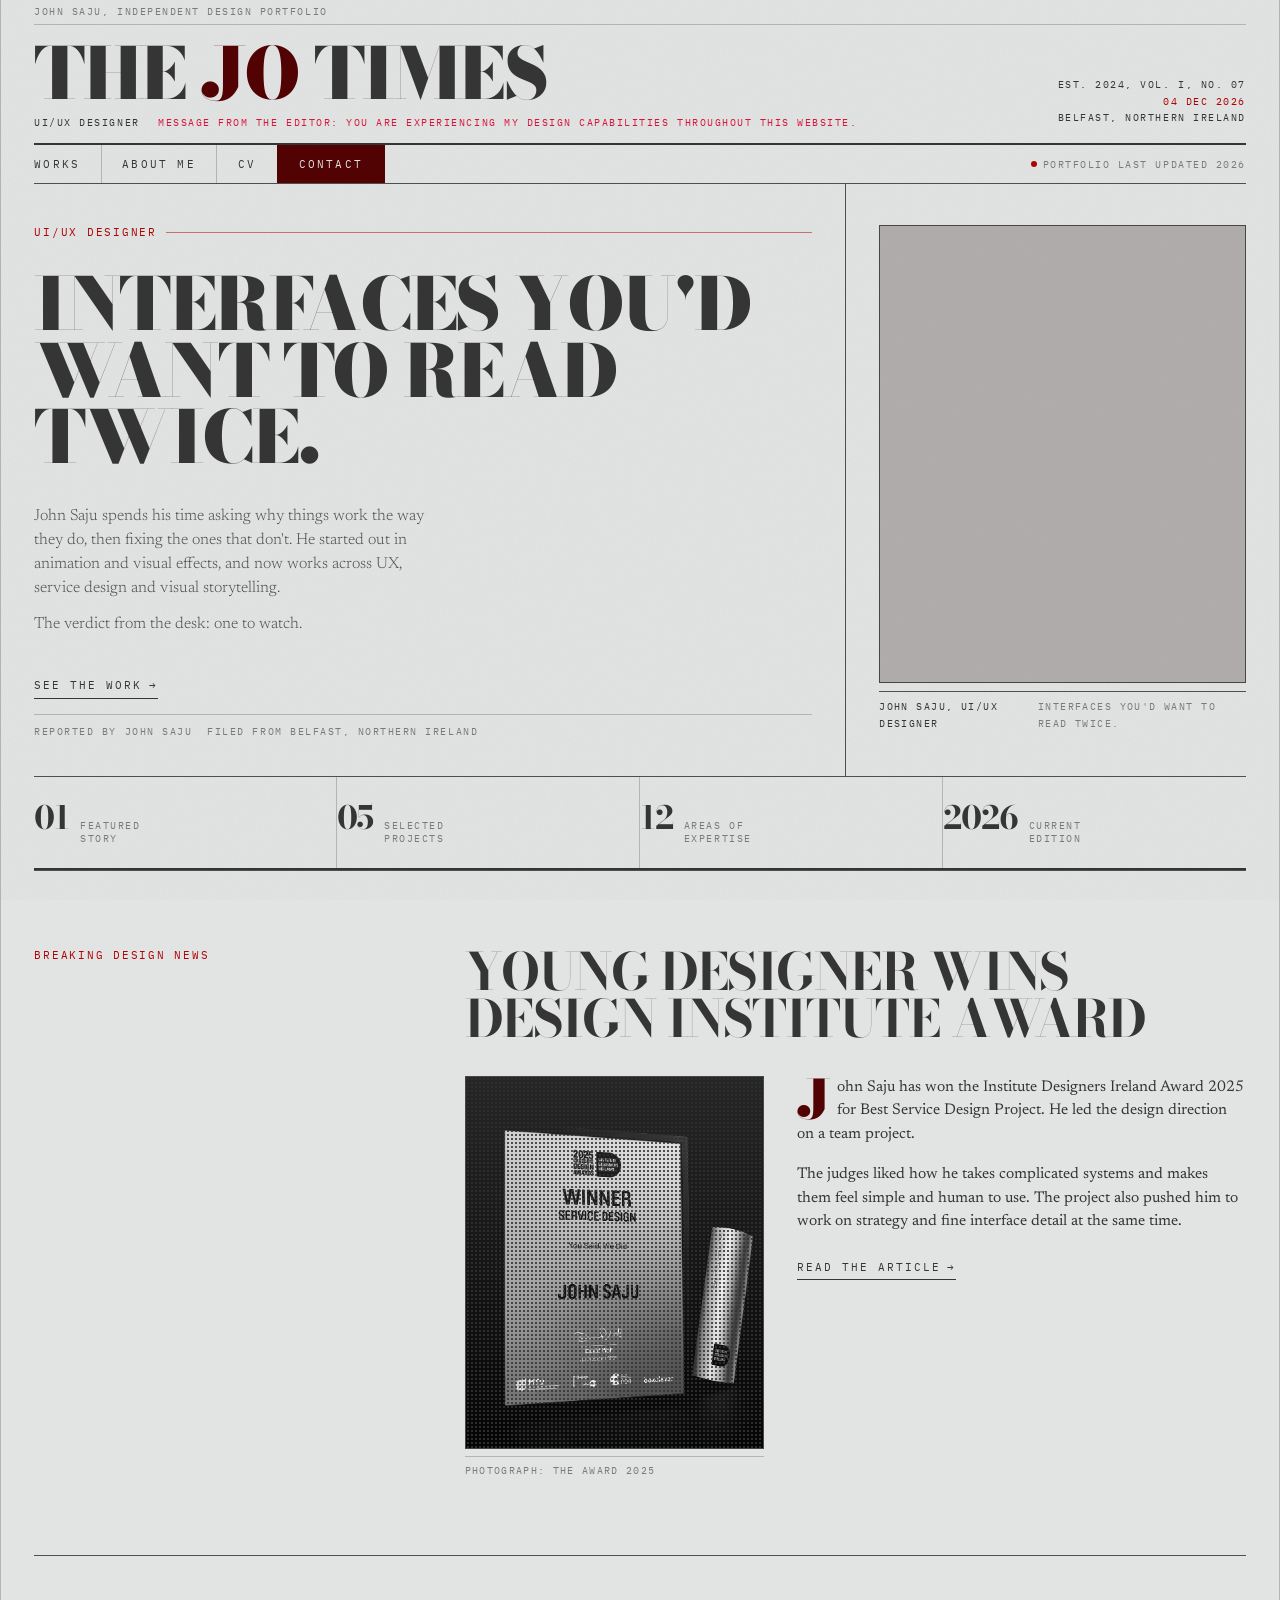
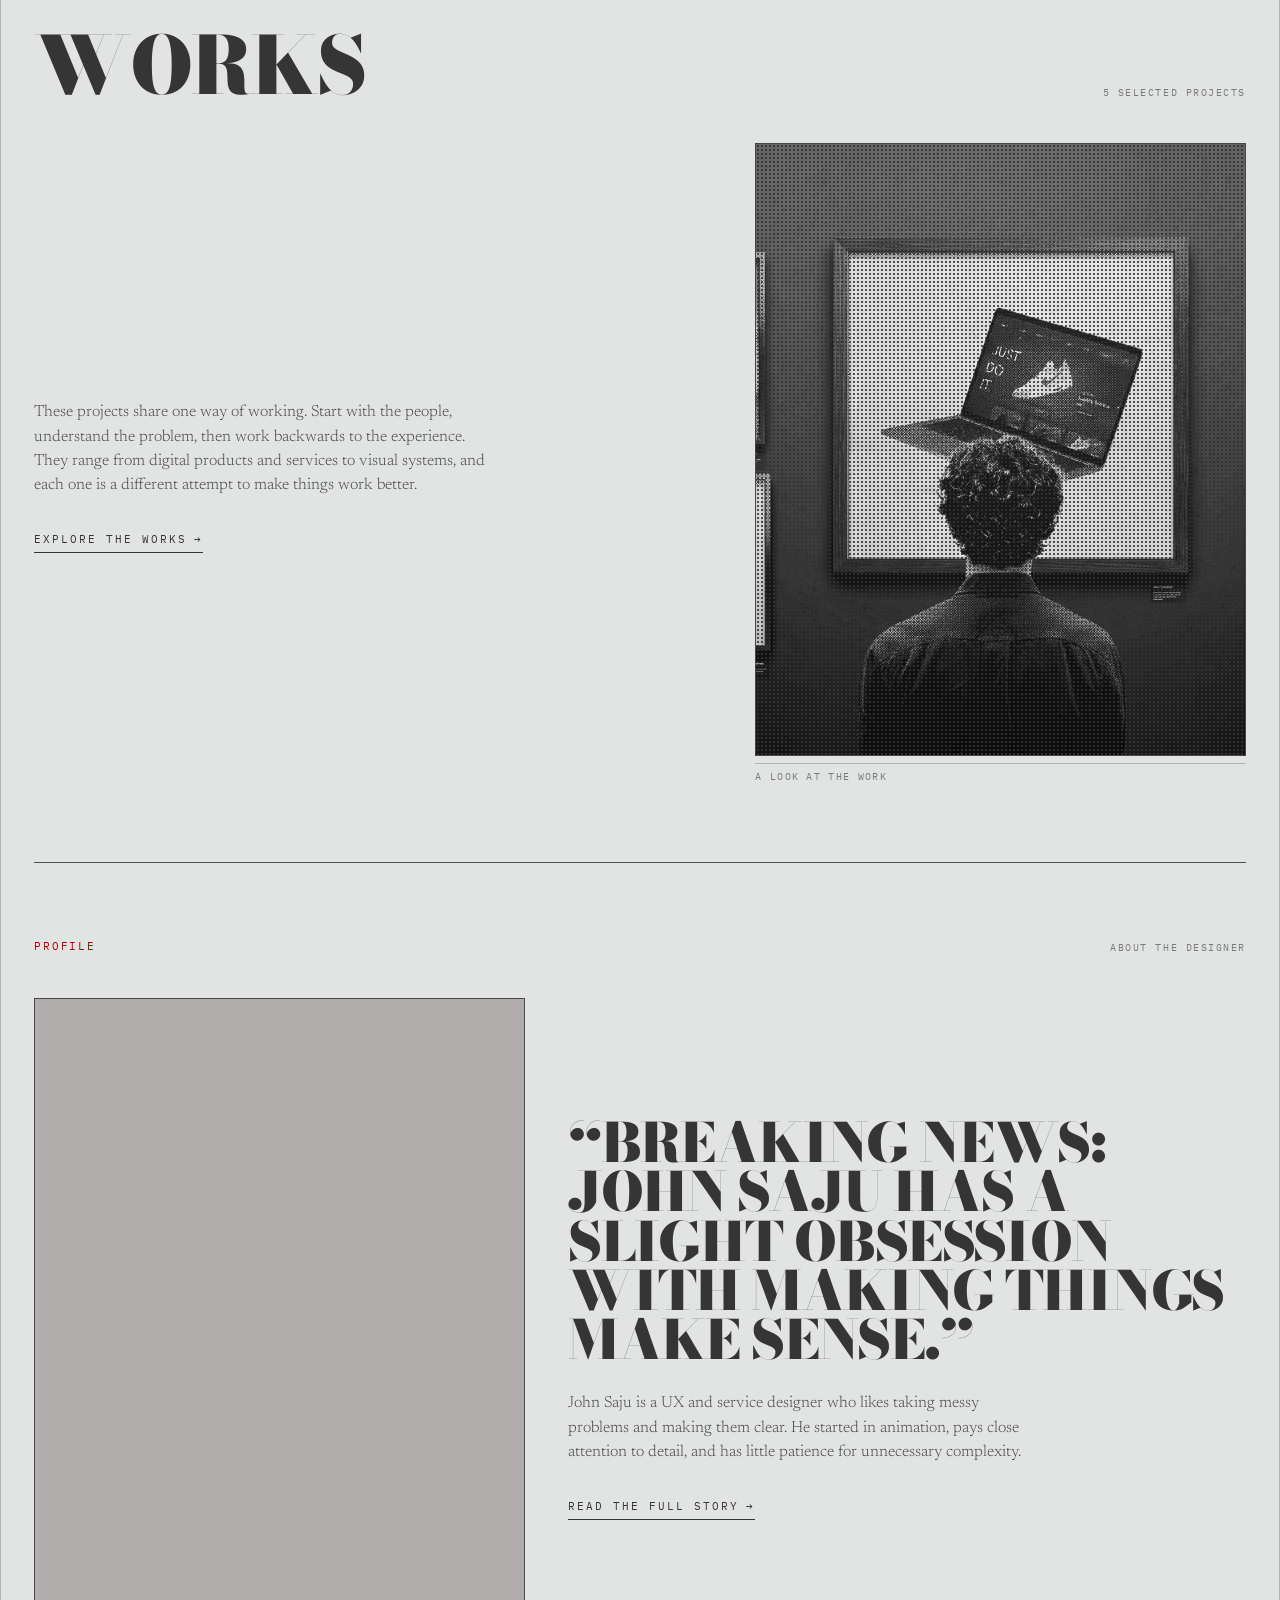
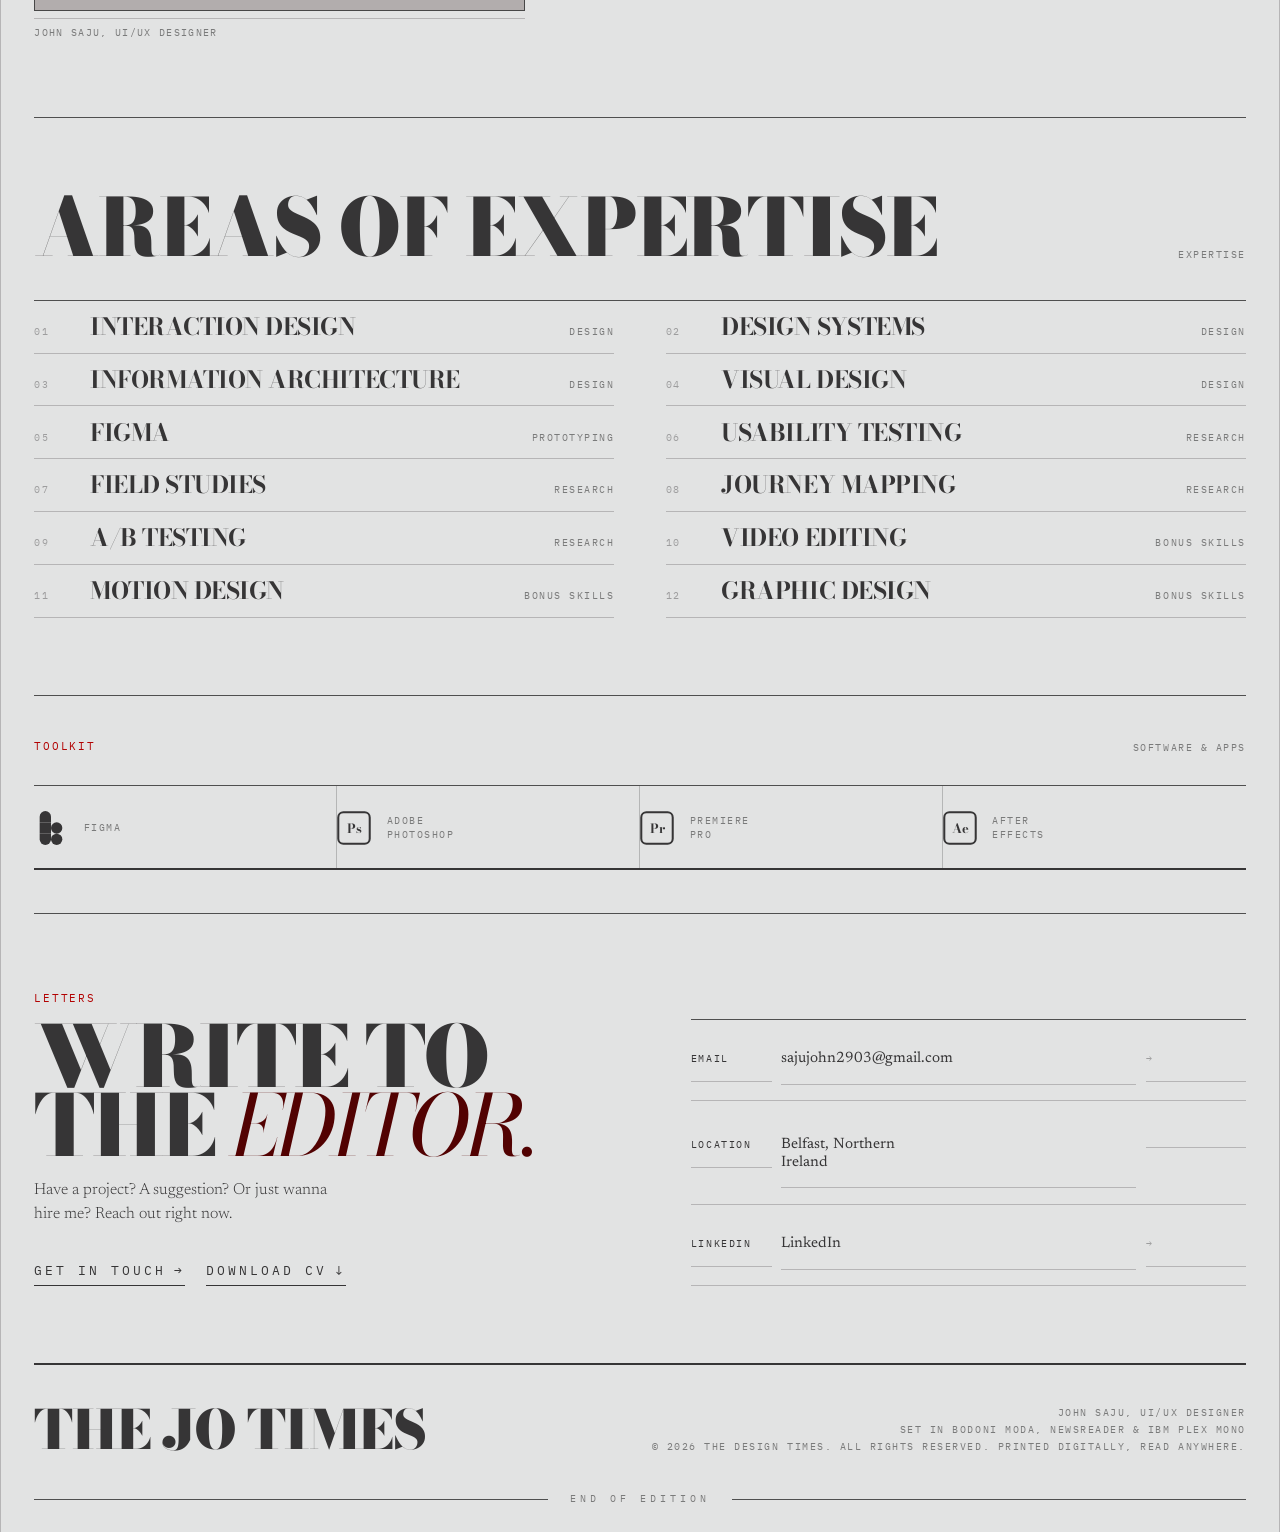
<file: index.html>
<!DOCTYPE html>
<html lang="en">
<head>
<meta charset="utf-8" />
<meta name="viewport" content="width=device-width, initial-scale=1" />
<title>The JO Times | John Saju, UI/UX Designer</title>
<link rel="preconnect" href="https://fonts.googleapis.com">
<link rel="preconnect" href="https://fonts.gstatic.com" crossorigin>
<link href="https://fonts.googleapis.com/css2?family=Bodoni+Moda:ital,opsz,wght@0,6..96,400;0,6..96,700;0,6..96,900;1,6..96,400;1,6..96,700&family=IBM+Plex+Mono:wght@400;500&family=Newsreader:ital,opsz,wght@0,6..72,300;0,6..72,400;0,6..72,500;1,6..72,400&display=swap" rel="stylesheet">
<link rel="stylesheet" href="styles.css">
</head>
<body>

<div class="cursor" id="cursor" aria-hidden="true">View &rarr;</div>

<!-- halftone press blocks (screen patterns + portrait plate) -->
<svg width="0" height="0" aria-hidden="true" focusable="false" style="position:absolute">
  <defs>
    <pattern id="scr-hi" width="9" height="9" patternUnits="userSpaceOnUse">
      <circle cx="4.5" cy="4.5" r="4.35" fill="#363536"/>
    </pattern>
    <pattern id="scr-mid" width="9" height="9" patternUnits="userSpaceOnUse">
      <circle cx="4.5" cy="4.5" r="2.7" fill="#363536"/>
    </pattern>
    <pattern id="scr-lo" width="9" height="9" patternUnits="userSpaceOnUse">
      <circle cx="4.5" cy="4.5" r="1.05" fill="#363536"/>
    </pattern>
    <symbol id="portrait" viewBox="0 0 800 1000" preserveAspectRatio="xMidYMid slice">
      <rect width="800" height="1000" fill="#B2ADAD"/>
      <g transform="translate(400 560) scale(1.1) translate(-400 -560)">
        <path d="M-100 1000c0-206 214-318 500-318s500 112 500 318z" fill="url(#scr-hi)"/>
        <path d="M312 500h176v230H312z" fill="url(#scr-mid)"/>
        <ellipse cx="400" cy="404" rx="207" ry="258" fill="url(#scr-mid)"/>
        <ellipse cx="386" cy="424" rx="132" ry="178" fill="#B2ADAD"/>
        <ellipse cx="386" cy="424" rx="132" ry="178" fill="url(#scr-lo)"/>
        <path d="M193 420c-10-206 82-302 207-302s217 96 207 302c-14-118-58-172-146-190-40-8-72 18-104 38-58 36-136 34-164 152z" fill="url(#scr-hi)"/>
        <path d="M168 1000c10-152 62-240 152-272l80 92 80-92c90 32 142 120 152 272z" fill="#B2ADAD"/>
        <path d="M168 1000c10-152 62-240 152-272l80 92 80-92c90 32 142 120 152 272z" fill="url(#scr-mid)"/>
        <path d="M320 728 400 820 480 728 400 700z" fill="#B2ADAD"/>
        <path d="M320 728 400 820 480 728" fill="none" stroke="#363536" stroke-width="3.5" opacity=".55"/>
        <path d="M-100 1000c0-206 214-318 500-318" fill="none" stroke="#363536" stroke-width="3" opacity=".4"/>
      </g>
    </symbol>
  </defs>
</svg>

<div class="shell">

  <!-- ============ HEADER (masthead + nav) ============ -->
  <header id="front">
    <div class="topbar mono">
      <span id="topbar-left"></span>
    </div>

    <div class="masthead">
      <div>
        <h1 class="masthead__title" id="masthead-title"><span class="rvl"><span id="masthead-title-text"></span></span></h1>
        <div class="masthead__sub">
          <span class="mono" id="masthead-role"></span>
          <span class="mono editor-note" id="masthead-tagline"></span>
        </div>
      </div>
      <div class="masthead__meta mono fade" style="--d:340ms" id="masthead-meta"></div>
    </div>

    <nav class="nav" aria-label="Sections">
      <ul class="nav__list">
        <li><a href="#work">Works</a></li>
        <li><a href="#about">About Me</a></li>
        <li class="nav__push"><a href="cv.pdf" download>CV</a></li>
        <li class="nav__cta"><a href="#contact">Contact</a></li>
      </ul>
      <p class="nav__status mono"><span class="dot"></span> <span id="nav-status"></span></p>
    </nav>
  </header>

  <!-- ============ HERO ============ -->
  <section class="hero" aria-labelledby="lede">
    <div class="hero__left">
      <p class="kicker mono mono--l fade" id="hero-kicker"></p>
      <h2 id="lede" class="hero__h1"><span class="rvl"><span id="hero-h1" style="--d:120ms"></span></span></h2>
      <div class="hero__dek fade" style="--d:520ms" id="hero-dek"></div>
      <div class="hero__cta fade" style="--d:640ms">
        <a class="link" href="#work" data-cursor="Scroll &darr;">See the work <span class="arw">&rarr;</span></a>
        <div class="hero__byline mono" id="hero-byline"></div>
      </div>
    </div>

    <div class="hero__right">
      <figure>
        <div class="portrait hero__plate">
          <video id="hero-video" autoplay muted loop playsinline style="display:none;"></video>
          <div class="press" id="hero-photo-placeholder" style="--d:420ms"><svg viewBox="0 0 800 1000" preserveAspectRatio="xMidYMid slice" role="img" aria-label="Halftone portrait"><use href="#portrait"/></svg></div>
        </div>
        <figcaption class="hero__caption">
          <p id="hero-cap1"></p>
          <p id="hero-cap2"></p>
        </figcaption>
      </figure>
    </div>
  </section>

  <!-- ============ STAT STRIP ============ -->
  <section class="strip" aria-label="Edition at a glance" id="stat-strip"></section>

  <!-- ============ AWARD (editorial note) ============ -->
  <section class="band note" aria-labelledby="note-h" id="award-note">
    <p class="note__label mono mono--l" id="award-eyebrow"></p>
    <div>
      <h2 id="note-h"><span class="rvl"><span id="award-headline"></span></span></h2>
      <div class="note__body">
        <figure class="note__fig fade" style="--d:140ms">
          <div class="plate note__plate">
            <img id="award-photo-img" alt="" style="display:none;">
            <div class="plate__icon" id="award-photo-placeholder"></div>
          </div>
          <figcaption><span id="award-photo-caption"></span></figcaption>
        </figure>
        <div class="note__cols fade" style="--d:260ms">
          <p id="award-excerpt"></p>
          <p id="award-excerpt2"></p>
          <div class="note__more">
            <a class="link" id="award-read-more" href="award.html" data-cursor="Read &rarr;">Read the article <span class="arw">&rarr;</span></a>
          </div>
        </div>
      </div>
    </div>
  </section>

  <!-- ============ WORKS TEASER ============ -->
  <section class="band" id="work" aria-labelledby="work-h">
    <div class="sechead">
      <h2 id="work-h"><span class="rvl"><span id="works-title"></span></span></h2>
      <div class="sechead__meta mono" id="works-meta"></div>
    </div>
    <div class="teaser" style="margin-top:clamp(28px,3.4vw,56px)">
      <div>
        <p class="teaser__dek fade" id="works-blurb"></p>
        <div class="teaser__cta fade">
          <a class="link" id="works-read-more" href="works.html" data-cursor="View &rarr;">Explore the works <span class="arw">&rarr;</span></a>
        </div>
      </div>
      <figure class="teaser__plate-wrap fade" style="--d:140ms">
        <div class="plate teaser__plate">
          <img id="works-photo-img" alt="" style="display:none;">
          <div class="plate__icon" id="works-photo-placeholder"></div>
        </div>
        <figcaption><span id="works-photo-caption"></span></figcaption>
      </figure>
    </div>
  </section>

  <!-- ============ ABOUT TEASER ============ -->
  <section class="band" id="about" aria-labelledby="about-h">
    <div class="sechead" style="margin-bottom:clamp(28px,3.4vw,56px)">
      <p class="mono mono--l mono--red" id="about-eyebrow"></p>
      <div class="sechead__meta mono" id="about-meta"></div>
    </div>
    <div class="teaser teaser--flip">
      <figure class="teaser__plate-wrap fade" style="--d:140ms">
        <div class="plate plate--plain teaser__plate">
          <video id="about-video" autoplay muted loop playsinline style="display:none;"></video>
          <div class="plate__icon" id="about-photo-placeholder"></div>
        </div>
        <figcaption><span id="about-photo-caption"></span></figcaption>
      </figure>
      <div>
        <h2 id="about-h"><span class="rvl"><span id="about-headline"></span></span></h2>
        <p class="teaser__dek fade" style="--d:260ms" id="about-short"></p>
        <div class="teaser__cta fade" style="--d:320ms">
          <a class="link" id="about-read-more" href="about.html" data-cursor="Read &rarr;">Read the full story <span class="arw">&rarr;</span></a>
        </div>
      </div>
    </div>
  </section>

  <!-- ============ EXPERTISE ============ -->
  <section class="band" id="expertise" aria-labelledby="expertise-h">
    <div class="sechead">
      <h2 id="expertise-h"><span class="rvl"><span id="expertise-title"></span></span></h2>
      <div class="sechead__meta mono" id="expertise-meta"></div>
    </div>
    <div class="index" role="list" id="expertise-grid" style="margin-top:clamp(26px,3vw,48px)"></div>
  </section>

  <!-- ============ TOOLS ============ -->
  <section class="band band--tight" id="tools" aria-label="Tools">
    <div class="sechead" style="margin-bottom:clamp(20px,2.4vw,32px)">
      <p class="mono mono--l mono--red">Toolkit</p>
      <div class="sechead__meta mono">Software &amp; Apps</div>
    </div>
    <div class="strip" id="tools-strip"></div>
  </section>

  <!-- ============ CONTACT ============ -->
  <section class="band" id="contact" aria-labelledby="contact-h">
    <div class="contact">
      <div>
        <p class="mono mono--l mono--red" style="margin-bottom:1.4em">Letters</p>
        <h2 id="contact-h">
          <span class="rvl"><span>Write to</span></span>
          <span class="rvl"><span style="--d:90ms">the <em>editor.</em></span></span>
        </h2>
        <p class="contact__dek fade" style="--d:200ms" id="contact-lede"></p>
        <div class="contact__cta fade" style="--d:300ms">
          <a class="link" id="contact-email-cta" data-cursor="Write &rarr;">Get in touch <span class="arw">&rarr;</span></a>
          <a class="link" id="cv-cta" href="cv.pdf" download data-cursor="Download &darr;">Download CV <span class="arw">&darr;</span></a>
        </div>
      </div>

      <div class="channels mono" id="contact-channels"></div>
    </div>
  </section>

  <!-- ============ FOOTER ============ -->
  <footer class="foot">
    <div class="foot__top">
      <p class="foot__mast" id="foot-mast"></p>
      <div class="foot__meta mono" id="foot-meta"></div>
    </div>
    <p class="endmark"><span>End of edition</span></p>
  </footer>

</div>

<script>
Promise.all([
  fetch('data/identity.json?v=' + Date.now(), {cache:'no-store'}).then(function(r){ return r.json(); }),
  fetch('data/hero.json?v=' + Date.now(), {cache:'no-store'}).then(function(r){ return r.json(); }),
  fetch('data/award.json?v=' + Date.now(), {cache:'no-store'}).then(function(r){ return r.json(); }),
  fetch('data/works.json?v=' + Date.now(), {cache:'no-store'}).then(function(r){ return r.json(); }),
  fetch('data/projects.json?v=' + Date.now(), {cache:'no-store'}).then(function(r){ return r.json(); }),
  fetch('data/about.json?v=' + Date.now(), {cache:'no-store'}).then(function(r){ return r.json(); }),
  fetch('data/expertise.json?v=' + Date.now(), {cache:'no-store'}).then(function(r){ return r.json(); }),
  fetch('data/tools.json?v=' + Date.now(), {cache:'no-store'}).then(function(r){ return r.json(); }),
  fetch('data/contact.json?v=' + Date.now(), {cache:'no-store'}).then(function(r){ return r.json(); }),
  fetch('data/colors.json?v=' + Date.now(), {cache:'no-store'}).then(function(r){ return r.json(); })
]).then(function(parts){
  var CONFIG = Object.assign.apply(Object, [{}].concat(parts));

  // apply CMS-editable colors
  if (CONFIG.colors) {
    var root = document.documentElement.style;
    root.setProperty('--paper', CONFIG.colors.paper);
    root.setProperty('--paper-2', CONFIG.colors.paper2);
    root.setProperty('--ink', CONFIG.colors.ink);
    root.setProperty('--red', CONFIG.colors.red);
    root.setProperty('--red-deep', CONFIG.colors.redDeep);
  }

/* ================================================================
   RENDER — builds the DOM from CONFIG (merged from the data/ folder).
   No need to edit below unless you want to change structure/behaviour.
   ================================================================ */

/* ---------- small icon set (line-art, monochrome, matches the ink) ---------- */
function iconSVG(kind){
  const s = 'stroke="var(--ink)" stroke-width="3" fill="none" stroke-linecap="round" stroke-linejoin="round"';
  const wrap = inner => `<svg viewBox="0 0 100 100" xmlns="http://www.w3.org/2000/svg">${inner}</svg>`;
  switch(kind){
    case 'award':
      return wrap(`<circle cx="50" cy="38" r="22" ${s}/><path d="M38 58 L28 90 L50 78 L72 90 L62 58" ${s}/>`);
    case 'works':
      return wrap(`<rect x="14" y="20" width="72" height="52" rx="2" ${s}/><path d="M14 34h72" ${s}/><circle cx="24" cy="27" r="2" fill="var(--ink)"/><circle cx="32" cy="27" r="2" fill="var(--ink)"/><path d="M26 48h30M26 58h20" ${s}/>`);
    case 'about':
      return wrap(`<circle cx="50" cy="36" r="16" ${s}/><path d="M18 88c0-24 14-38 32-38s32 14 32 38" ${s}/>`);
    default: return wrap('');
  }
}
function toolIcon(logo){
  if(logo === 'figma'){
    return `<svg viewBox="0 0 16 24" xmlns="http://www.w3.org/2000/svg" fill="var(--ink)">
      <path d="M0,8 L0,4 A4,4 0 0 1 8,4 L8,8 Z"/>
      <rect x="0" y="8" width="8" height="8"/>
      <path d="M0,16 L8,16 L8,20 A4,4 0 0 1 0,20 Z"/>
      <circle cx="12" cy="12" r="4"/>
      <circle cx="12" cy="20" r="4"/>
    </svg>`;
  }
  const monograms = { photoshop:'Ps', premiere:'Pr', aftereffects:'Ae' };
  return `<svg viewBox="0 0 40 40" xmlns="http://www.w3.org/2000/svg">
    <rect x="1.5" y="1.5" width="37" height="37" rx="6" fill="none" stroke="var(--ink)" stroke-width="2.4"/>
    <text x="20" y="26" text-anchor="middle" font-family="var(--display)" font-weight="700" font-size="15" fill="var(--ink)">${monograms[logo] || '?'}</text>
  </svg>`;
}

/* ---------- header / masthead ---------- */
document.getElementById('topbar-left').textContent = `${CONFIG.name}, Independent Design Portfolio`;
document.getElementById('masthead-title-text').innerHTML = `THE <span class="amp">${CONFIG.maskheadShort}</span> TIMES`;
document.getElementById('masthead-role').textContent = CONFIG.role;
document.getElementById('masthead-tagline').textContent = CONFIG.editorNote;

const today = new Date();
const todayStr = today.toLocaleDateString('en-GB', { day:'2-digit', month:'short', year:'numeric' });
document.getElementById('masthead-meta').innerHTML = `
  <span>${CONFIG.issueLine}</span>
  <span class="now">${todayStr}</span>
  <span>${CONFIG.contact.location}</span>
`;
document.getElementById('nav-status').textContent = `Portfolio last updated ${today.getFullYear()}`;

/* ---------- hero ---------- */
document.getElementById('hero-kicker').textContent = CONFIG.role;
document.getElementById('hero-h1').textContent = CONFIG.tagline;
document.getElementById('hero-dek').innerHTML = CONFIG.heroDek.map(p=>`<p>${p}</p>`).join('');
document.getElementById('hero-byline').innerHTML = `
  <span>Reported by ${CONFIG.name}</span>
  <span>Filed from ${CONFIG.contact.location}</span>
`;
document.getElementById('hero-cap1').textContent = `${CONFIG.name}, ${CONFIG.role}`;
document.getElementById('hero-cap2').textContent = CONFIG.tagline;

const heroVideo = document.getElementById('hero-video');
const heroPhotoPlaceholder = document.getElementById('hero-photo-placeholder');
if(CONFIG.heroVideo && CONFIG.heroVideo.url){
  heroVideo.src = CONFIG.heroVideo.url;
  heroVideo.style.display = 'block';
  heroPhotoPlaceholder.style.display = 'none';
}

/* ---------- stat strip ---------- */
const skillCount = CONFIG.skills.reduce((sum,g)=>sum+g.items.length,0);
const stats = [
  { n:"01", l:"Featured story" },
  { n:String(CONFIG.projects.filter(p=>p.slug).length).padStart(2,'0'), l:"Selected projects" },
  { n:String(skillCount).padStart(2,'0'), l:"Areas of expertise" },
  { n:String(today.getFullYear()), l:"Current edition" }
];
document.getElementById('stat-strip').innerHTML = stats.map(s=>`
  <div class="strip__cell"><span class="strip__n">${s.n}</span><span class="strip__l mono">${s.l}</span></div>
`).join('');

/* ---------- award (editorial note) ---------- */
const A = CONFIG.award;
document.getElementById('award-eyebrow').textContent = A.eyebrow;
document.getElementById('award-headline').textContent = A.headline;
document.getElementById('award-excerpt').textContent = A.excerpt;
document.getElementById('award-excerpt2').textContent = A.excerpt2;

const awardPhotoImg = document.getElementById('award-photo-img');
const awardPhotoPlaceholder = document.getElementById('award-photo-placeholder');
document.getElementById('award-photo-caption').textContent = A.photo.caption;
if(A.photo.url){
  awardPhotoImg.src = A.photo.url;
  awardPhotoImg.style.display = 'block';
  awardPhotoPlaceholder.style.display = 'none';
} else {
  awardPhotoPlaceholder.innerHTML = iconSVG('award');
}

/* ---------- works teaser ---------- */
const W = CONFIG.works;
document.getElementById('works-title').textContent = W.eyebrow;
document.getElementById('works-meta').innerHTML = `<span>${CONFIG.projects.filter(p=>p.slug).length} selected projects</span>`;
document.getElementById('works-blurb').textContent = W.blurb;

const worksPhotoImg = document.getElementById('works-photo-img');
const worksPhotoPlaceholder = document.getElementById('works-photo-placeholder');
document.getElementById('works-photo-caption').textContent = W.photo.caption;
if(W.photo.url){
  worksPhotoImg.src = W.photo.url;
  worksPhotoImg.style.display = 'block';
  worksPhotoPlaceholder.style.display = 'none';
} else {
  worksPhotoPlaceholder.innerHTML = iconSVG('works');
}

/* ---------- about teaser ---------- */
const AB = CONFIG.aboutIntro;
document.getElementById('about-eyebrow').textContent = AB.eyebrow;
document.getElementById('about-meta').innerHTML = `<span>About the designer</span>`;
document.getElementById('about-headline').textContent = AB.headline;
document.getElementById('about-short').textContent = AB.short;

const aboutVideo = document.getElementById('about-video');
const aboutPhotoPlaceholder = document.getElementById('about-photo-placeholder');
document.getElementById('about-photo-caption').textContent = CONFIG.aboutVideo.caption;
if(CONFIG.aboutVideo.url){
  aboutVideo.src = CONFIG.aboutVideo.url;
  aboutVideo.style.display = 'block';
  aboutPhotoPlaceholder.style.display = 'none';
} else {
  aboutPhotoPlaceholder.innerHTML = iconSVG('about');
}

/* ---------- expertise (skills flattened into a numbered index) ---------- */
document.getElementById('expertise-title').textContent = CONFIG.expertise.headline;
document.getElementById('expertise-meta').innerHTML = `<span>${CONFIG.expertise.eyebrow}</span>`;
let flatSkills = [];
CONFIG.skills.forEach(group=>{
  group.items.forEach(item=>{ flatSkills.push({ item, group: group.name }); });
});
document.getElementById('expertise-grid').innerHTML = flatSkills.map((s,i)=>`
  <div class="index__row" role="listitem">
    <span class="n mono">${String(i+1).padStart(2,'0')}</span>
    <h3>${s.item}</h3>
    <span class="y mono">${s.group}</span>
  </div>
`).join('');

/* ---------- tools ---------- */
document.getElementById('tools-strip').innerHTML = CONFIG.tools.map(t=>`
  <div class="strip__cell strip__cell--tool">
    <span class="strip__icon">${toolIcon(t.logo)}</span>
    <span class="strip__l mono">${t.name}</span>
  </div>
`).join('');

/* ---------- contact ---------- */
const C = CONFIG.contact;
document.getElementById('contact-lede').textContent = C.lede;
document.getElementById('contact-email-cta').href = `mailto:${C.email}`;

const channelRows = [
  `<a href="mailto:${C.email}"><span>Email</span><span class="val">${C.email}</span><span class="arw">&rarr;</span></a>`,
  `<span><span>Location</span><span class="val">${C.location}</span><span></span></span>`
].concat(C.socials.map(s=>`<a href="${s.url}" target="_blank" rel="noopener"><span>${s.label}</span><span class="val">${s.label}</span><span class="arw">&rarr;</span></a>`));
document.getElementById('contact-channels').innerHTML = channelRows.join('');

/* ---------- footer ---------- */
document.getElementById('foot-mast').innerHTML = `THE <span class="amp">${CONFIG.maskheadShort}</span> TIMES`;
document.getElementById('foot-meta').innerHTML = `
  <span>${CONFIG.name}, ${CONFIG.role}</span>
  <span>Set in Bodoni Moda, Newsreader &amp; IBM Plex Mono</span>
  <span>${C.finePrint}</span>
`;

/* ---------- reveal on scroll ---------- */
const revealTargets = document.querySelectorAll('.band, .hero, .strip, .foot, header#front');
if('IntersectionObserver' in window){
  const io = new IntersectionObserver((entries)=>{
    entries.forEach(e=>{
      if(e.isIntersecting){ e.target.classList.add('is-in'); io.unobserve(e.target); }
    });
  }, { rootMargin:'0px 0px -10% 0px', threshold:0 });
  revealTargets.forEach(t=>io.observe(t));
} else {
  revealTargets.forEach(t=>t.classList.add('is-in'));
}
requestAnimationFrame(()=>{
  document.querySelector('.hero').classList.add('is-in');
  document.querySelector('header#front').classList.add('is-in');
});

/* ---------- Contact button: scroll to the section and flash it ---------- */
function flashContact(){ var c = document.getElementById('contact'); if(!c) return; c.classList.remove('flash'); void c.offsetWidth; c.classList.add('flash'); setTimeout(function(){ c.classList.remove('flash'); }, 1800); }
document.querySelectorAll('a[href="#contact"]').forEach(function(a){ a.addEventListener('click', function(){ setTimeout(flashContact, 450); }); });
if(location.hash === '#contact'){ setTimeout(flashContact, 700); }

/* ---------- current section in the nav ---------- */
const navLinks = [...document.querySelectorAll('.nav__list a')];
const navSections = navLinks.map(a=>document.querySelector(a.getAttribute('href'))).filter(Boolean);
if('IntersectionObserver' in window){
  const spy = new IntersectionObserver((entries)=>{
    entries.forEach(e=>{
      if(!e.isIntersecting) return;
      navLinks.forEach(a=>a.setAttribute('aria-current', a.getAttribute('href') === '#' + e.target.id));
    });
  }, { rootMargin:'-45% 0px -50% 0px' });
  navSections.forEach(s=>spy.observe(s));
}

/* ---------- press-stamp cursor over case files / links ---------- */
const cursor = document.getElementById('cursor');
const fine = window.matchMedia('(hover:hover) and (pointer:fine)').matches;
if(fine){
  let x=0,y=0,cx=0,cy=0,raf=null;
  const loop = ()=>{
    cx += (x-cx)*0.22; cy += (y-cy)*0.22;
    cursor.style.translate = `${cx}px ${cy}px`;
    raf = Math.abs(x-cx) > 0.4 || Math.abs(y-cy) > 0.4 ? requestAnimationFrame(loop) : null;
  };
  document.addEventListener('pointermove',(e)=>{
    x = e.clientX; y = e.clientY;
    if(!raf) raf = requestAnimationFrame(loop);
  }, { passive:true });
  document.addEventListener('pointerover',(e)=>{
    const hit = e.target.closest('[data-cursor]');
    if(!hit) return;
    cursor.innerHTML = hit.dataset.cursor;
    cursor.classList.add('on');
  });
  document.addEventListener('pointerout',(e)=>{
    if(e.target.closest('[data-cursor]')) cursor.classList.remove('on');
  });
}
});
</script>
</body>
</html>
</file>
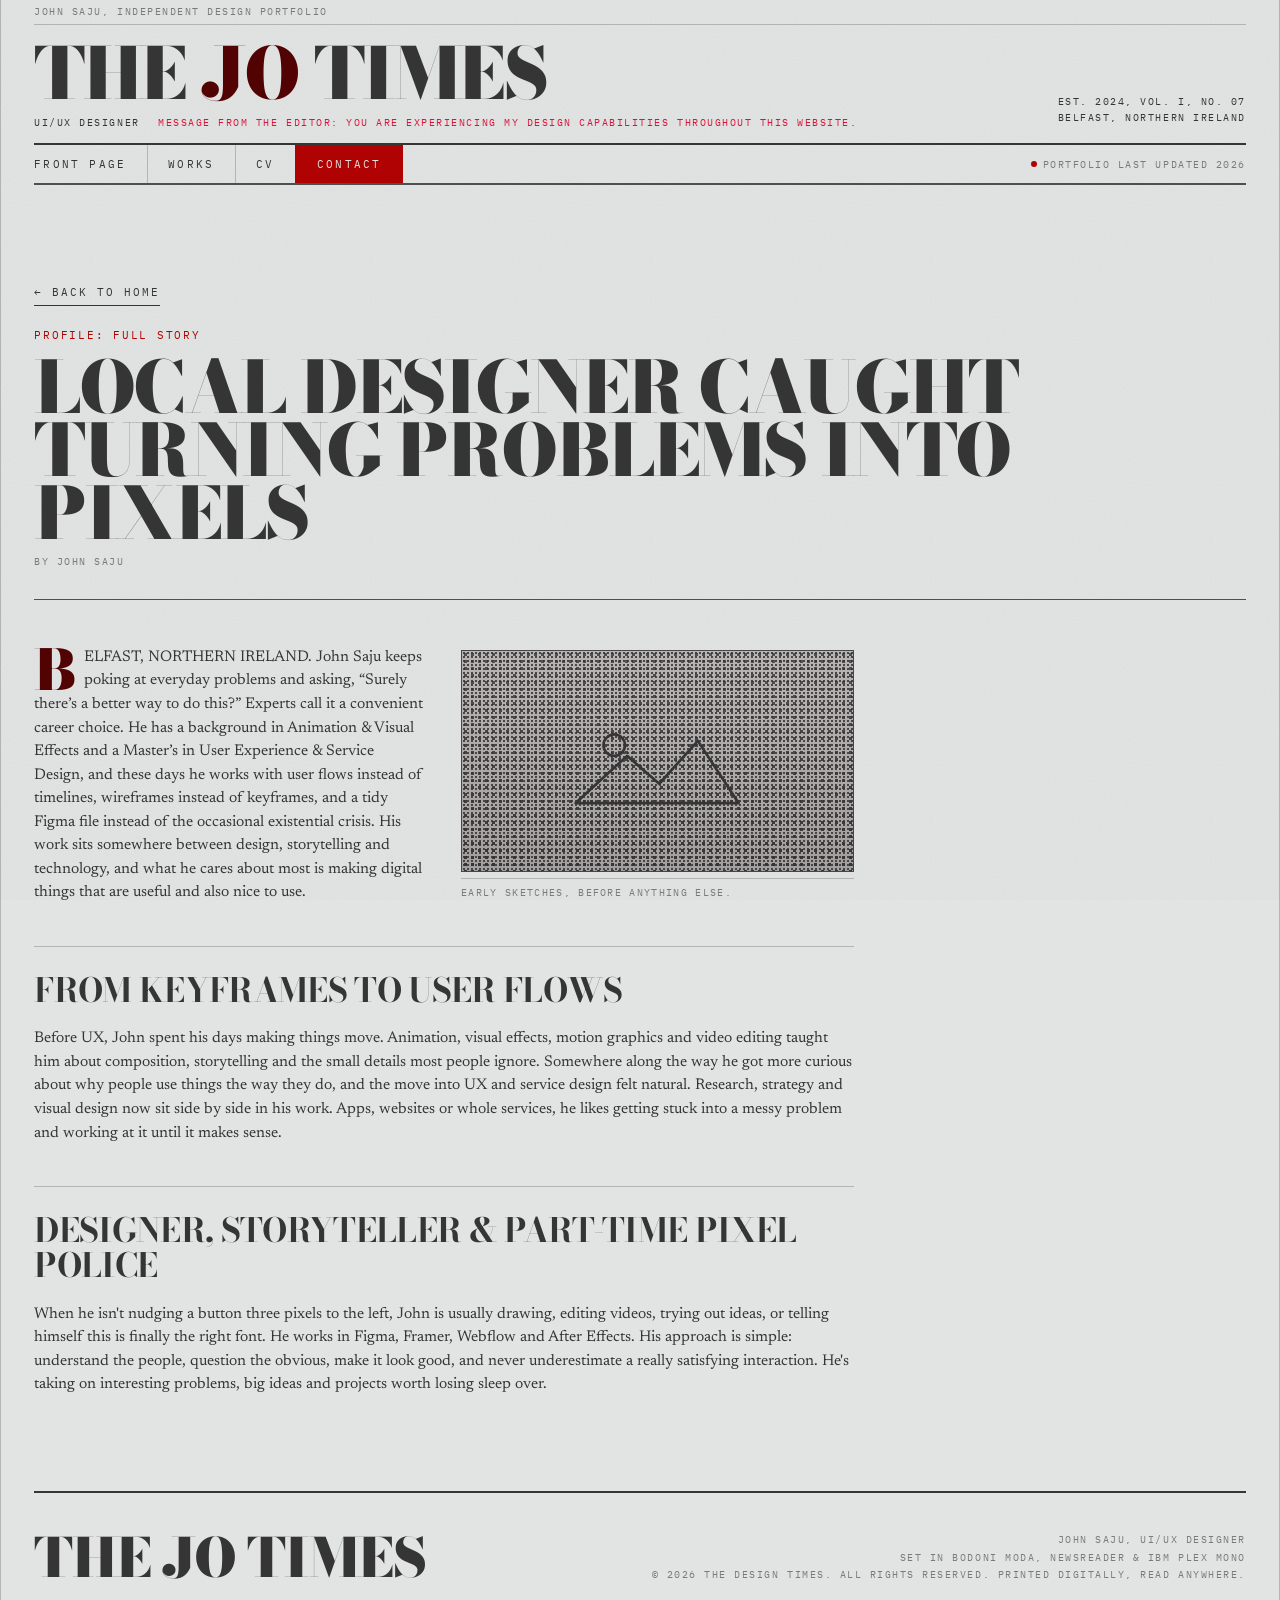
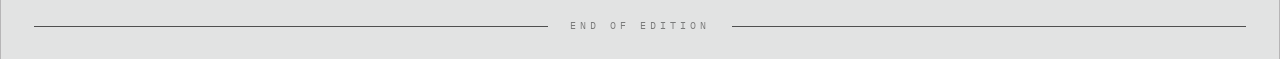
<file: about.html>
<!DOCTYPE html>
<html lang="en">
<head>
<meta charset="utf-8" />
<meta name="viewport" content="width=device-width, initial-scale=1" />
<title>About | The JO Times</title>
<link rel="preconnect" href="https://fonts.googleapis.com">
<link rel="preconnect" href="https://fonts.gstatic.com" crossorigin>
<link href="https://fonts.googleapis.com/css2?family=Bodoni+Moda:ital,opsz,wght@0,6..96,400;0,6..96,700;0,6..96,900;1,6..96,400;1,6..96,700&family=IBM+Plex+Mono:wght@400;500&family=Newsreader:ital,opsz,wght@0,6..72,300;0,6..72,400;0,6..72,500;1,6..72,400&display=swap" rel="stylesheet">
<link rel="stylesheet" href="styles.css">
</head>
<body>

<div class="shell">

  <header id="front">
    <div class="topbar mono">
      <span id="topbar-left"></span>
    </div>
    <div class="masthead">
      <div>
        <h1 class="masthead__title" id="masthead-title"></h1>
        <div class="masthead__sub">
          <span class="mono" id="masthead-role"></span>
          <span class="mono editor-note" id="masthead-tagline"></span>
        </div>
      </div>
      <div class="masthead__meta mono" id="masthead-meta"></div>
    </div>
    <nav class="nav" aria-label="Sections">
      <ul class="nav__list">
        <li><a href="index.html">Front Page</a></li>
        <li><a href="index.html#work">Works</a></li>
        <li class="nav__push"><a href="cv.pdf" download>CV</a></li>
        <li class="nav__cta"><a href="index.html#contact">Contact</a></li>
      </ul>
      <p class="nav__status mono"><span class="dot"></span> <span id="nav-status"></span></p>
    </nav>
  </header>

  <div class="band">
    <a class="link back" href="index.html">&larr; Back to Home</a>

    <div class="article-head">
      <p class="mono mono--l mono--red" id="article-eyebrow" style="margin-bottom:1.2em"></p>
      <h1 id="article-headline"></h1>
      <p class="article-byline mono" id="article-byline"></p>
    </div>

    <div class="article-body" id="article-body"></div>
  </div>

  <footer class="foot">
    <div class="foot__top">
      <p class="foot__mast" id="foot-mast"></p>
      <div class="foot__meta mono" id="foot-meta"></div>
    </div>
    <p class="endmark"><span>End of edition</span></p>
  </footer>

</div>

<script>
Promise.all([
  fetch('data/identity.json?v=' + Date.now(), {cache:'no-store'}).then(function(r){ return r.json(); }),
  fetch('data/hero.json?v=' + Date.now(), {cache:'no-store'}).then(function(r){ return r.json(); }),
  fetch('data/award.json?v=' + Date.now(), {cache:'no-store'}).then(function(r){ return r.json(); }),
  fetch('data/works.json?v=' + Date.now(), {cache:'no-store'}).then(function(r){ return r.json(); }),
  fetch('data/projects.json?v=' + Date.now(), {cache:'no-store'}).then(function(r){ return r.json(); }),
  fetch('data/about.json?v=' + Date.now(), {cache:'no-store'}).then(function(r){ return r.json(); }),
  fetch('data/expertise.json?v=' + Date.now(), {cache:'no-store'}).then(function(r){ return r.json(); }),
  fetch('data/tools.json?v=' + Date.now(), {cache:'no-store'}).then(function(r){ return r.json(); }),
  fetch('data/contact.json?v=' + Date.now(), {cache:'no-store'}).then(function(r){ return r.json(); }),
  fetch('data/colors.json?v=' + Date.now(), {cache:'no-store'}).then(function(r){ return r.json(); })
]).then(function(parts){
  var CONFIG = Object.assign.apply(Object, [{}].concat(parts));

  // apply CMS-editable colors
  if (CONFIG.colors) {
    var root = document.documentElement.style;
    root.setProperty('--paper', CONFIG.colors.paper);
    root.setProperty('--paper-2', CONFIG.colors.paper2);
    root.setProperty('--ink', CONFIG.colors.ink);
    root.setProperty('--red', CONFIG.colors.red);
    root.setProperty('--red-deep', CONFIG.colors.redDeep);
  }

document.getElementById('topbar-left').textContent = `${CONFIG.name}, Independent Design Portfolio`;
document.getElementById('masthead-title').innerHTML = `THE <span class="amp">${CONFIG.maskheadShort}</span> TIMES`;
document.getElementById('masthead-role').textContent = CONFIG.role;
document.getElementById('masthead-tagline').textContent = CONFIG.editorNote;
document.getElementById('masthead-meta').innerHTML = `<span>${CONFIG.issueLine}</span><span>${CONFIG.contact.location}</span>`;
document.getElementById('nav-status').textContent = `Portfolio last updated ${new Date().getFullYear()}`;

const AA = CONFIG.aboutArticle;
document.getElementById('article-eyebrow').textContent = AA.eyebrow;
document.getElementById('article-headline').textContent = AA.headline;
document.getElementById('article-byline').textContent = AA.byline;

/* a simple line-art placeholder used for any image without a real url yet */
function placeholderPhotoSVG(){
  return `<svg viewBox="0 0 160 90" xmlns="http://www.w3.org/2000/svg">
    <circle cx="40" cy="30" r="10" fill="none" stroke="var(--ink)" stroke-width="2.5"/>
    <path d="M4 84 L52 40 L82 66 L118 26 L156 84 Z" fill="none" stroke="var(--ink)" stroke-width="2.5" stroke-linejoin="round"/>
  </svg>`;
}
function plateHTML(img, extraClass){
  const media = img.url
    ? `<img src="${img.url}" alt="">`
    : `<div class="plate__icon">${placeholderPhotoSVG()}</div>`;
  return `<figure class="${extraClass || ''}">
    <div class="plate article-plate">${media}</div>
    <figcaption><span>${img.caption}</span></figcaption>
  </figure>`;
}

// build the article body in a fixed feature-page layout:
//   paragraph 1 — text left, image right (with the drop cap)
//   sub-headed sections — inserted here, between paragraphs 1 and 2
//   paragraph 2 — image left, text right
//   paragraph 3 — full-width text, image below it
//   any remaining paragraphs — plain full-width text
const paragraphs = CONFIG.about;
const images = CONFIG.aboutImages || [];
const subsections = CONFIG.aboutSubsections || [];
let bodyHtml = '';

if(paragraphs[0]){
  bodyHtml += `<div class="article-row split">
    <p class="drop-cap">${paragraphs[0]}</p>
    ${images[0] ? plateHTML(images[0]) : ''}
  </div>`;
}
subsections.forEach(sub=>{
  bodyHtml += `<h3 class="article-subhead">${sub.heading}</h3><p>${sub.text}</p>`;
});
if(paragraphs[1]){
  bodyHtml += `<div class="article-row split">
    ${images[1] ? plateHTML(images[1]) : ''}
    <p>${paragraphs[1]}</p>
  </div>`;
}
if(paragraphs[2]){
  bodyHtml += `<div class="article-row stacked">
    <p>${paragraphs[2]}</p>
    ${images[2] ? plateHTML(images[2]) : ''}
  </div>`;
}
for(let i = 3; i < paragraphs.length; i++){
  bodyHtml += `<p>${paragraphs[i]}</p>`;
}
document.getElementById('article-body').innerHTML = bodyHtml;

document.getElementById('foot-mast').innerHTML = `THE <span class="amp">${CONFIG.maskheadShort}</span> TIMES`;
document.getElementById('foot-meta').innerHTML = `
  <span>${CONFIG.name}, ${CONFIG.role}</span>
  <span>Set in Bodoni Moda, Newsreader &amp; IBM Plex Mono</span>
  <span>${CONFIG.contact.finePrint}</span>
`;

/* nav shadow-free scroll spy not needed on this page; reveal on scroll only */
const targets = document.querySelectorAll('.band, .foot, header#front');
if('IntersectionObserver' in window){
  const io = new IntersectionObserver((entries)=>{
    entries.forEach(e=>{ if(e.isIntersecting){ e.target.classList.add('is-in'); io.unobserve(e.target); } });
  }, { rootMargin:'0px 0px -10% 0px', threshold:0 });
  targets.forEach(t=>io.observe(t));
} else {
  targets.forEach(t=>t.classList.add('is-in'));
}
requestAnimationFrame(()=>{
  document.querySelector('header#front').classList.add('is-in');
  document.querySelector('.band').classList.add('is-in');
});
});
</script>
</body>
</html>
</file>
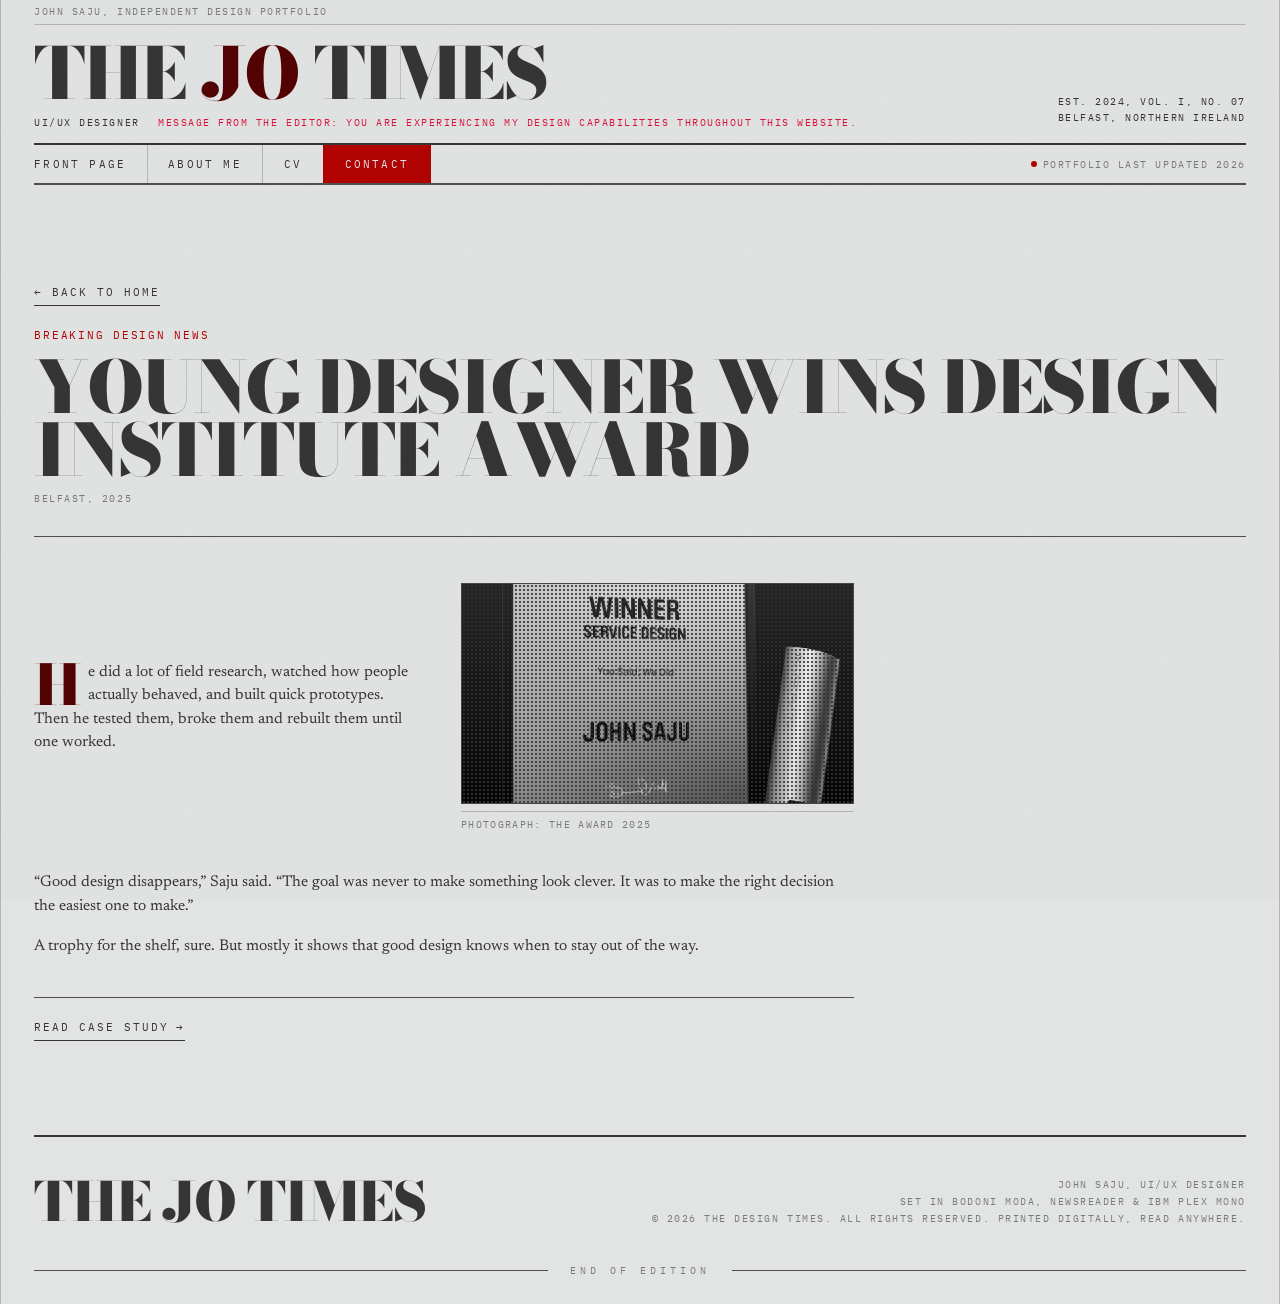
<file: award.html>
<!DOCTYPE html>
<html lang="en">
<head>
<meta charset="utf-8" />
<meta name="viewport" content="width=device-width, initial-scale=1" />
<title>Award | The JO Times</title>
<link rel="preconnect" href="https://fonts.googleapis.com">
<link rel="preconnect" href="https://fonts.gstatic.com" crossorigin>
<link href="https://fonts.googleapis.com/css2?family=Bodoni+Moda:ital,opsz,wght@0,6..96,400;0,6..96,700;0,6..96,900;1,6..96,400;1,6..96,700&family=IBM+Plex+Mono:wght@400;500&family=Newsreader:ital,opsz,wght@0,6..72,300;0,6..72,400;0,6..72,500;1,6..72,400&display=swap" rel="stylesheet">
<link rel="stylesheet" href="styles.css">
</head>
<body>

<div class="shell">

  <header id="front">
    <div class="topbar mono">
      <span id="topbar-left"></span>
    </div>
    <div class="masthead">
      <div>
        <h1 class="masthead__title" id="masthead-title"></h1>
        <div class="masthead__sub">
          <span class="mono" id="masthead-role"></span>
          <span class="mono editor-note" id="masthead-tagline"></span>
        </div>
      </div>
      <div class="masthead__meta mono" id="masthead-meta"></div>
    </div>
    <nav class="nav" aria-label="Sections">
      <ul class="nav__list">
        <li><a href="index.html">Front Page</a></li>
        <li><a href="index.html#about">About Me</a></li>
        <li class="nav__push"><a href="cv.pdf" download>CV</a></li>
        <li class="nav__cta"><a href="index.html#contact">Contact</a></li>
      </ul>
      <p class="nav__status mono"><span class="dot"></span> <span id="nav-status"></span></p>
    </nav>
  </header>

  <div class="band">
    <a class="link back" href="index.html">&larr; Back to Home</a>

    <div class="article-head">
      <p class="mono mono--l mono--red" id="article-eyebrow" style="margin-bottom:1.2em"></p>
      <h1 id="article-headline"></h1>
      <p class="article-byline mono" id="article-byline"></p>
    </div>

    <div class="article-body" id="article-body"></div>
  </div>

  <footer class="foot">
    <div class="foot__top">
      <p class="foot__mast" id="foot-mast"></p>
      <div class="foot__meta mono" id="foot-meta"></div>
    </div>
    <p class="endmark"><span>End of edition</span></p>
  </footer>

</div>

<script>
Promise.all([
  fetch('data/identity.json?v=' + Date.now(), {cache:'no-store'}).then(function(r){ return r.json(); }),
  fetch('data/hero.json?v=' + Date.now(), {cache:'no-store'}).then(function(r){ return r.json(); }),
  fetch('data/award.json?v=' + Date.now(), {cache:'no-store'}).then(function(r){ return r.json(); }),
  fetch('data/works.json?v=' + Date.now(), {cache:'no-store'}).then(function(r){ return r.json(); }),
  fetch('data/projects.json?v=' + Date.now(), {cache:'no-store'}).then(function(r){ return r.json(); }),
  fetch('data/about.json?v=' + Date.now(), {cache:'no-store'}).then(function(r){ return r.json(); }),
  fetch('data/expertise.json?v=' + Date.now(), {cache:'no-store'}).then(function(r){ return r.json(); }),
  fetch('data/tools.json?v=' + Date.now(), {cache:'no-store'}).then(function(r){ return r.json(); }),
  fetch('data/contact.json?v=' + Date.now(), {cache:'no-store'}).then(function(r){ return r.json(); }),
  fetch('data/colors.json?v=' + Date.now(), {cache:'no-store'}).then(function(r){ return r.json(); })
]).then(function(parts){
  var CONFIG = Object.assign.apply(Object, [{}].concat(parts));

  // apply CMS-editable colors
  if (CONFIG.colors) {
    var root = document.documentElement.style;
    root.setProperty('--paper', CONFIG.colors.paper);
    root.setProperty('--paper-2', CONFIG.colors.paper2);
    root.setProperty('--ink', CONFIG.colors.ink);
    root.setProperty('--red', CONFIG.colors.red);
    root.setProperty('--red-deep', CONFIG.colors.redDeep);
  }

document.getElementById('topbar-left').textContent = `${CONFIG.name}, Independent Design Portfolio`;
document.getElementById('masthead-title').innerHTML = `THE <span class="amp">${CONFIG.maskheadShort}</span> TIMES`;
document.getElementById('masthead-role').textContent = CONFIG.role;
document.getElementById('masthead-tagline').textContent = CONFIG.editorNote;
document.getElementById('masthead-meta').innerHTML = `<span>${CONFIG.issueLine}</span><span>${CONFIG.contact.location}</span>`;
document.getElementById('nav-status').textContent = `Portfolio last updated ${new Date().getFullYear()}`;

const A = CONFIG.award;
document.getElementById('article-eyebrow').textContent = A.eyebrow;
document.getElementById('article-headline').textContent = A.headline;
document.getElementById('article-byline').textContent = A.dateline;

/* a simple line-art placeholder used for the photo if no url is set yet */
function placeholderPhotoSVG(){
  return `<svg viewBox="0 0 100 125" xmlns="http://www.w3.org/2000/svg">
    <circle cx="50" cy="40" r="18" fill="none" stroke="var(--ink)" stroke-width="3"/>
    <path d="M38 58 L28 90 L50 78 L72 90 L62 58" fill="none" stroke="var(--ink)" stroke-width="3" stroke-linejoin="round"/>
  </svg>`;
}
function plateHTML(img){
  const media = img.url
    ? `<img src="${img.url}" alt="">`
    : `<div class="plate__icon">${placeholderPhotoSVG()}</div>`;
  return `<figure>
    <div class="plate article-plate">${media}</div>
    <figcaption><span>${img.caption}</span></figcaption>
  </figure>`;
}

// three paragraphs — the first paired with the award photo on the right,
// the other two running full width below.
const paragraphs = A.fullText;
let bodyHtml = '';
if(paragraphs[0]){
  bodyHtml += `<div class="article-row split">
    <p class="drop-cap">${paragraphs[0]}</p>
    ${plateHTML(A.photo)}
  </div>`;
}
for(let i = 1; i < paragraphs.length; i++){
  bodyHtml += `<p>${paragraphs[i]}</p>`;
}
if(A.caseStudy && A.caseStudy.url){
  bodyHtml += `<p class="article-cta"><a class="link" href="${A.caseStudy.url}" data-cursor="Read &rarr;">${A.caseStudy.label || 'Read case study'} <span class="arw">&rarr;</span></a></p>`;
}
document.getElementById('article-body').innerHTML = bodyHtml;

document.getElementById('foot-mast').innerHTML = `THE <span class="amp">${CONFIG.maskheadShort}</span> TIMES`;
document.getElementById('foot-meta').innerHTML = `
  <span>${CONFIG.name}, ${CONFIG.role}</span>
  <span>Set in Bodoni Moda, Newsreader &amp; IBM Plex Mono</span>
  <span>${CONFIG.contact.finePrint}</span>
`;

const targets = document.querySelectorAll('.band, .foot, header#front');
if('IntersectionObserver' in window){
  const io = new IntersectionObserver((entries)=>{
    entries.forEach(e=>{ if(e.isIntersecting){ e.target.classList.add('is-in'); io.unobserve(e.target); } });
  }, { rootMargin:'0px 0px -10% 0px', threshold:0 });
  targets.forEach(t=>io.observe(t));
} else {
  targets.forEach(t=>t.classList.add('is-in'));
}
requestAnimationFrame(()=>{
  document.querySelector('header#front').classList.add('is-in');
  document.querySelector('.band').classList.add('is-in');
});
});
</script>
</body>
</html>
</file>
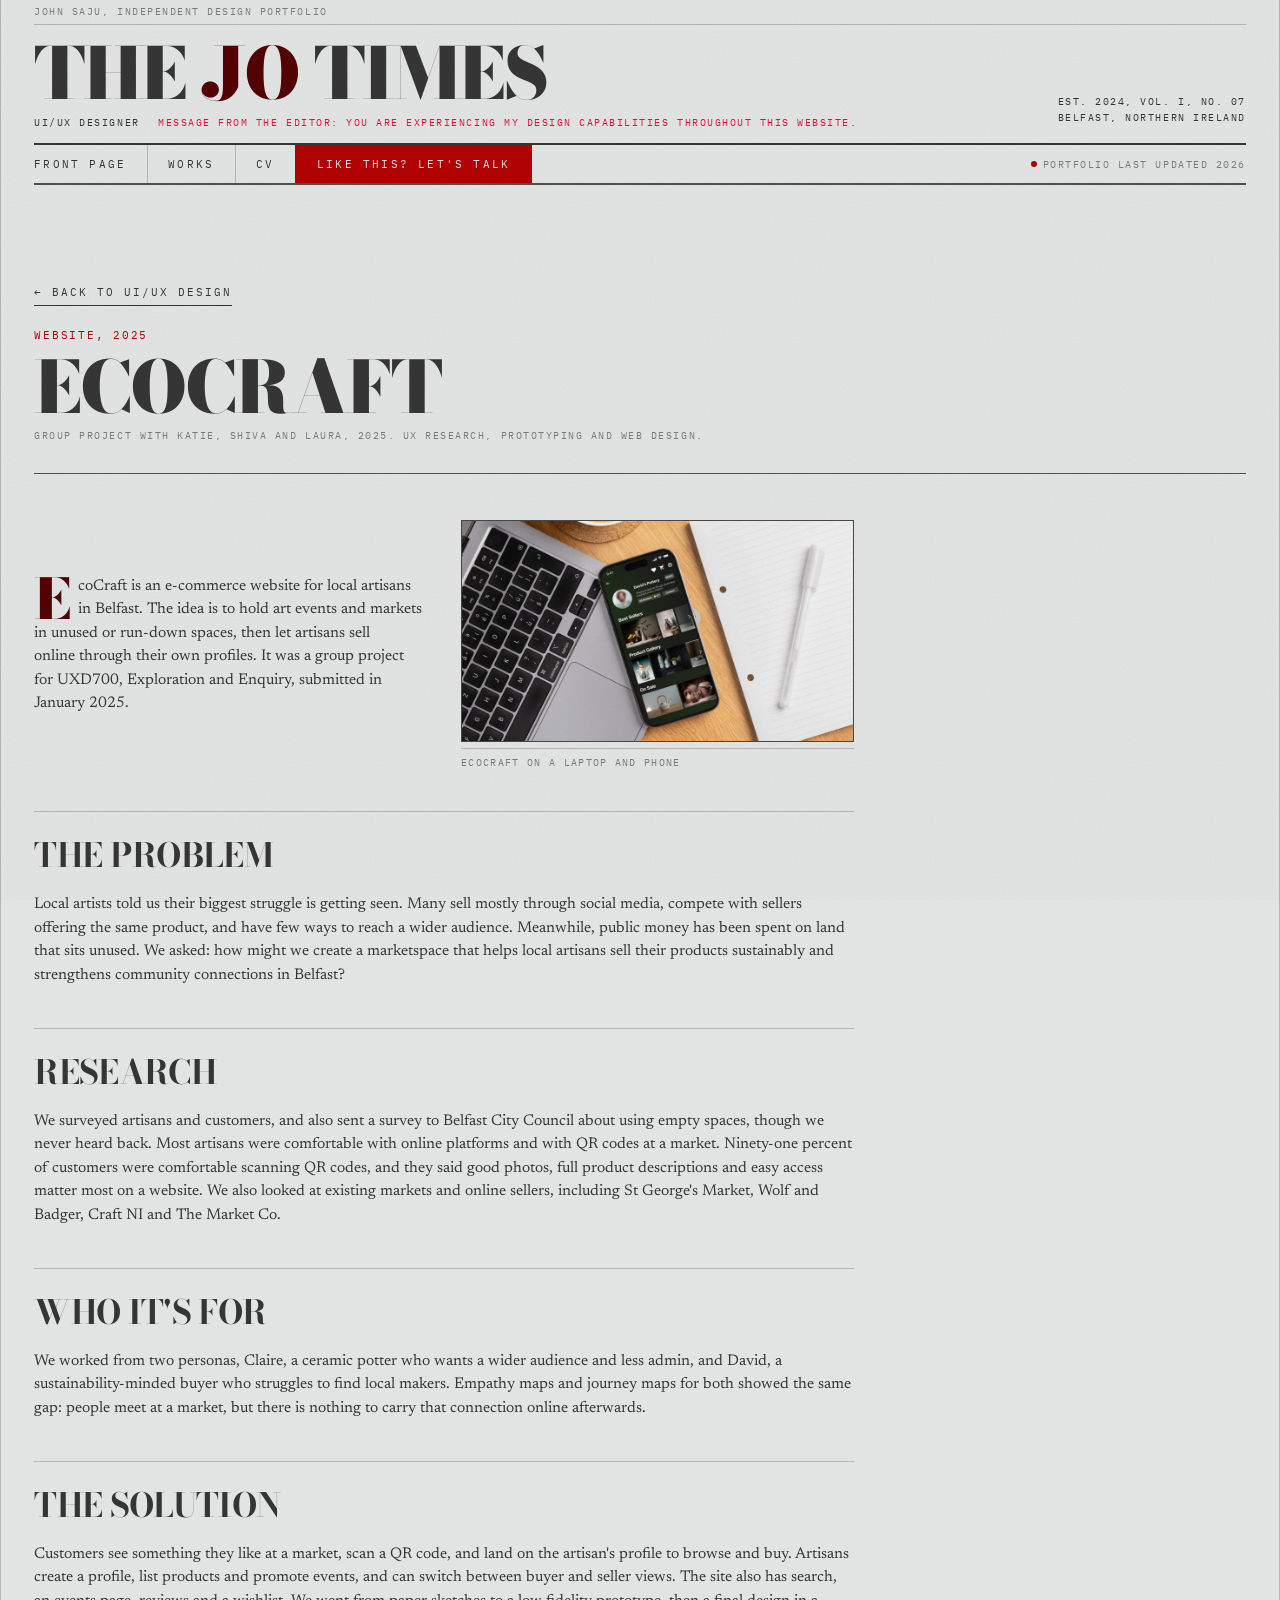
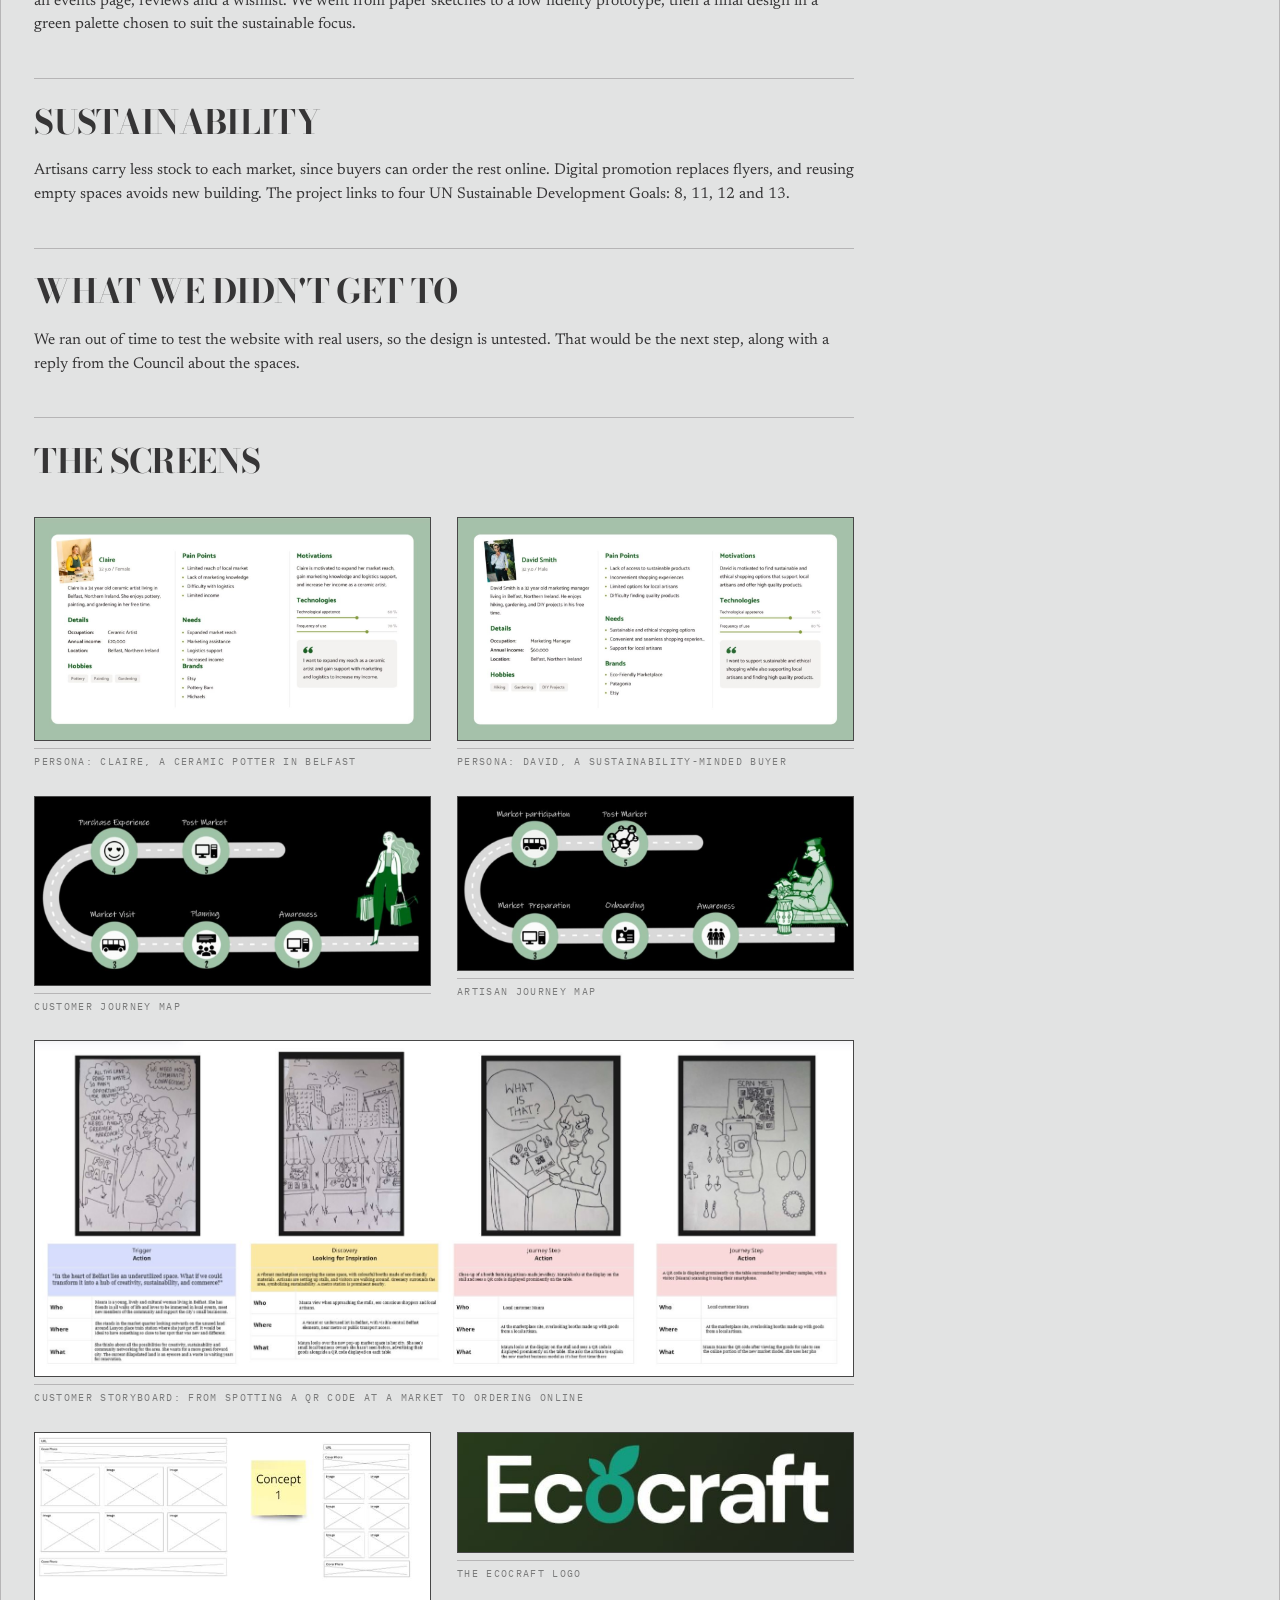
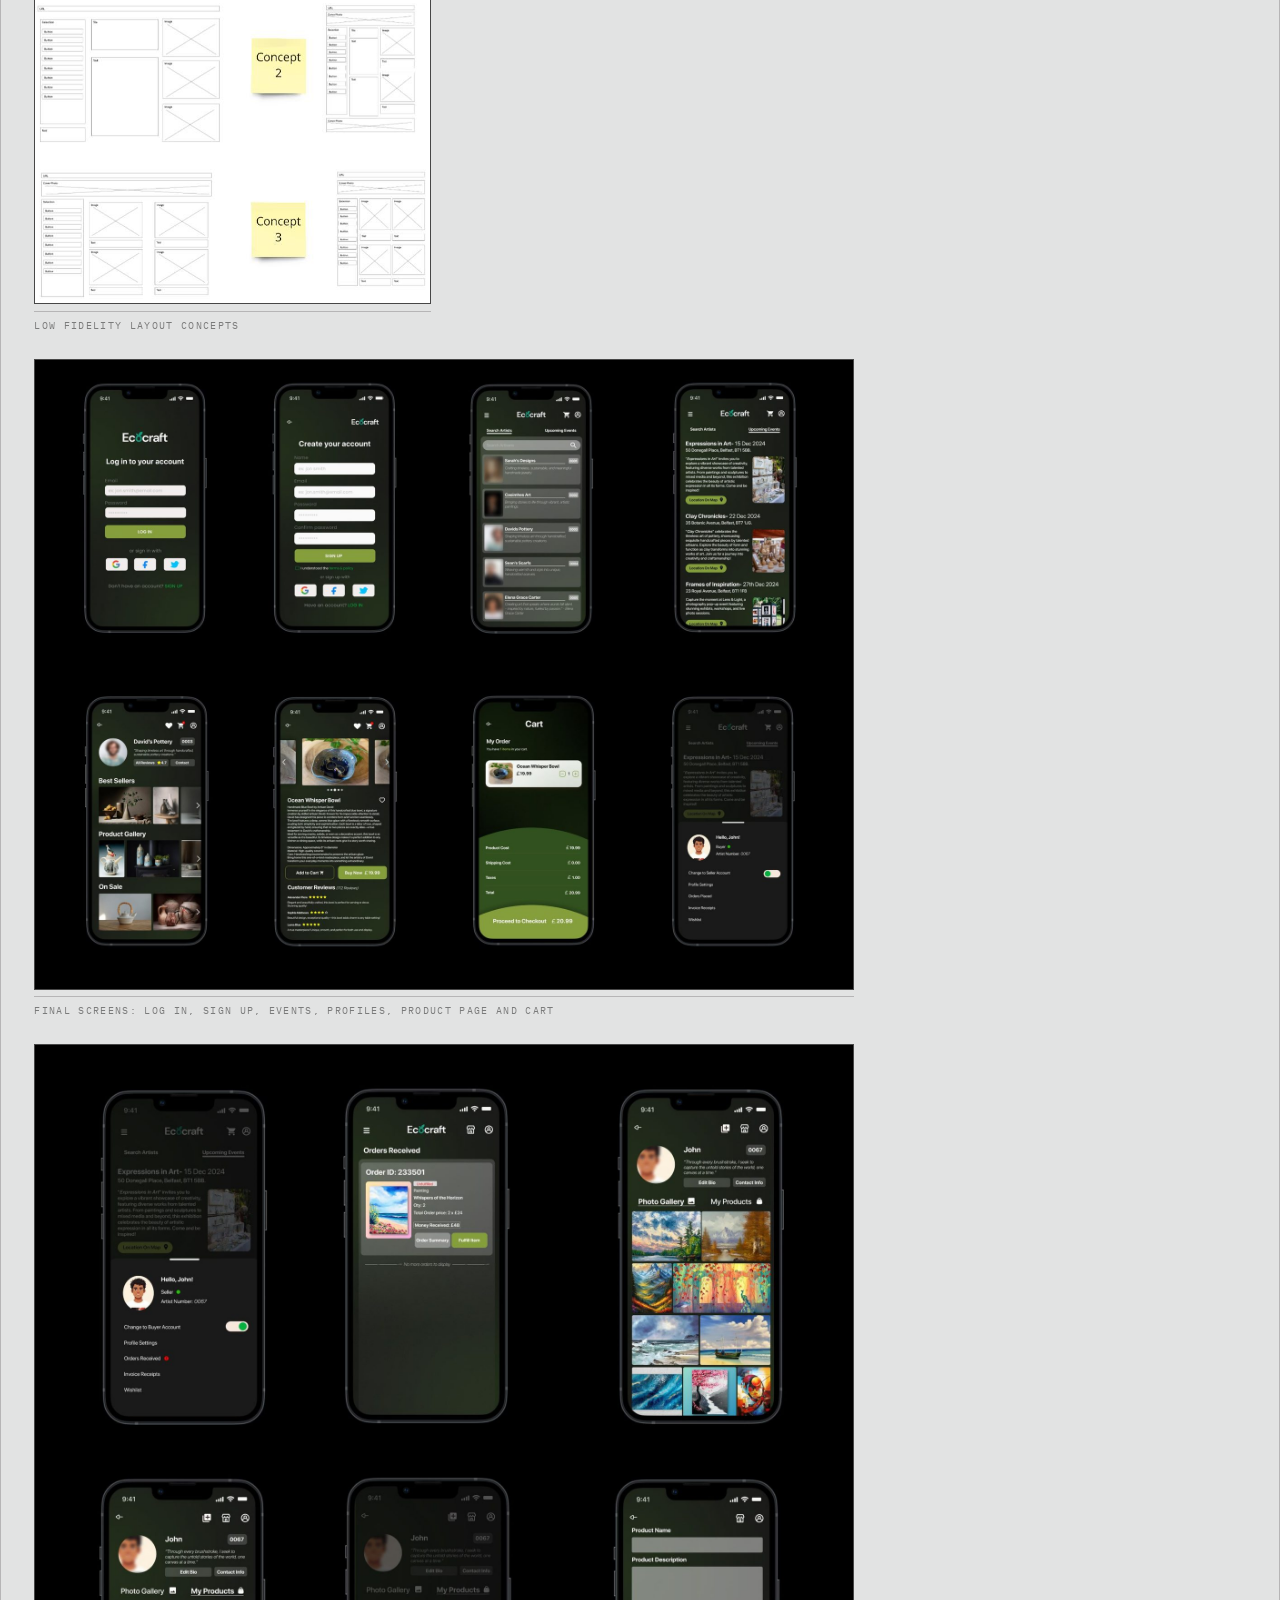
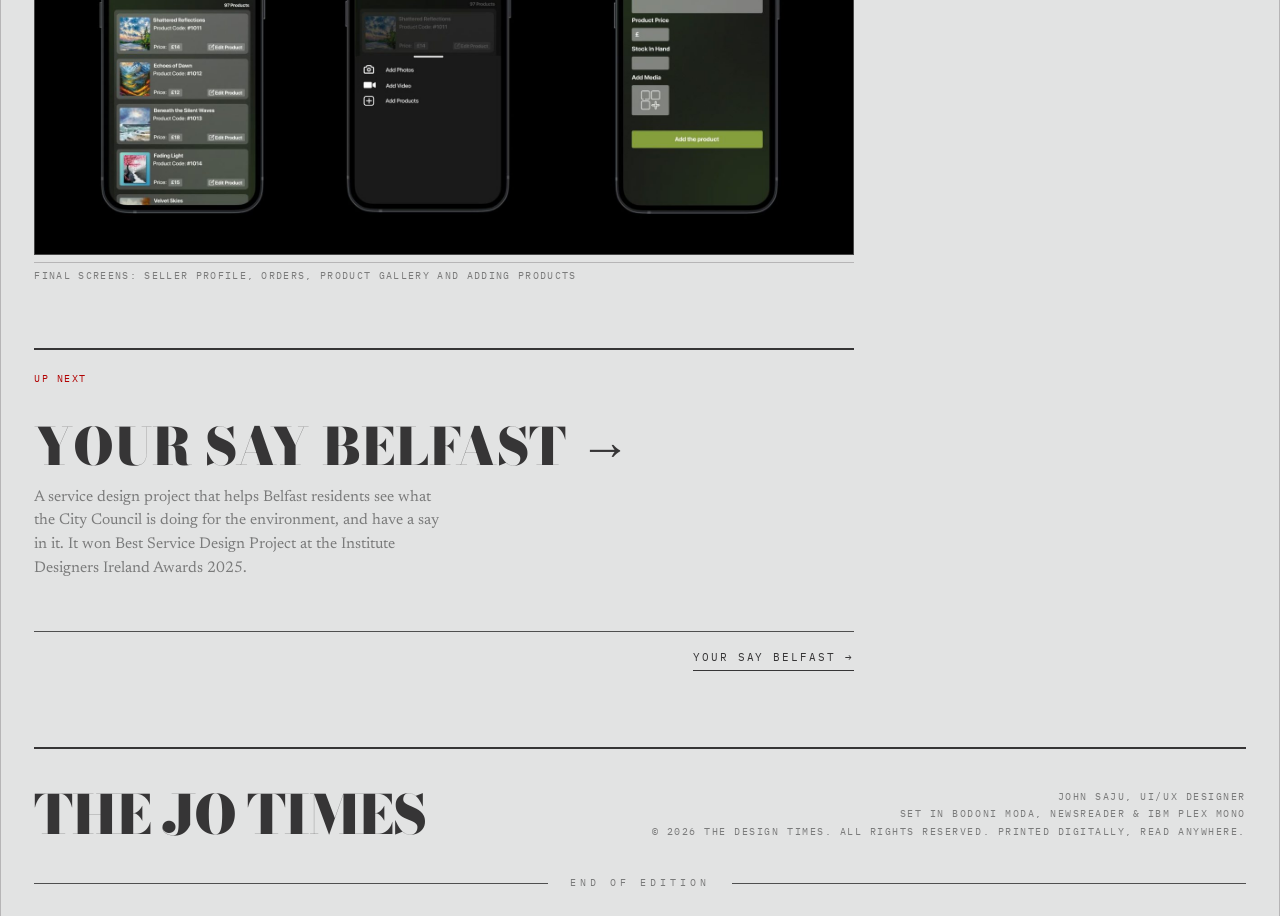
<file: case-study.html>
<!DOCTYPE html>
<html lang="en">
<head>
<meta charset="utf-8" />
<meta name="viewport" content="width=device-width, initial-scale=1" />
<title>Case Study | The JO Times</title>
<link rel="preconnect" href="https://fonts.googleapis.com">
<link rel="preconnect" href="https://fonts.gstatic.com" crossorigin>
<link href="https://fonts.googleapis.com/css2?family=Bodoni+Moda:ital,opsz,wght@0,6..96,400;0,6..96,700;0,6..96,900;1,6..96,400;1,6..96,700&family=IBM+Plex+Mono:wght@400;500&family=Newsreader:ital,opsz,wght@0,6..72,300;0,6..72,400;0,6..72,500;1,6..72,400&display=swap" rel="stylesheet">
<link rel="stylesheet" href="styles.css">
<style>
.gal{display:grid;grid-template-columns:repeat(2,1fr);gap:clamp(16px,2vw,28px);margin:clamp(26px,3vw,40px) 0}
.gal{align-items:start}.gal .gal--full{grid-column:1/-1}.gal figure:first-child:not(.gal--full){grid-column:auto}
.plate--auto{aspect-ratio:auto!important}.plate--auto img{height:auto!important;display:block;object-fit:contain}
.cs-nav{display:flex;justify-content:space-between;gap:20px;margin-top:clamp(36px,4vw,60px);padding-top:18px;border-top:1px solid var(--rule-strong)}
@media (max-width:640px){.gal{grid-template-columns:1fr}}
</style>
</head>
<body>

<div class="shell">

  <header id="front">
    <div class="topbar mono">
      <span id="topbar-left"></span>
    </div>
    <div class="masthead">
      <div>
        <h1 class="masthead__title" id="masthead-title"></h1>
        <div class="masthead__sub">
          <span class="mono" id="masthead-role"></span>
          <span class="mono editor-note" id="masthead-tagline"></span>
        </div>
      </div>
      <div class="masthead__meta mono" id="masthead-meta"></div>
    </div>
    <nav class="nav" aria-label="Sections">
      <ul class="nav__list">
        <li><a href="index.html">Front Page</a></li>
        <li><a href="index.html#work">Works</a></li>
        <li class="nav__push"><a href="cv.pdf" download>CV</a></li>
        <li class="nav__cta"><a href="index.html#contact">Contact</a></li>
      </ul>
      <p class="nav__status mono"><span class="dot"></span> <span id="nav-status"></span></p>
    </nav>
  </header>

  <div class="band">
    <a class="link back" href="work-ui-ux.html">&larr; Back to UI/UX Design</a>

    <div class="article-head">
      <p class="mono mono--l mono--red" id="article-eyebrow" style="margin-bottom:1.2em"></p>
      <h1 id="article-headline"></h1>
      <p class="article-byline mono" id="article-byline"></p>
    </div>

    <div class="article-body" id="article-body"></div>
  </div>

  <footer class="foot">
    <div class="foot__top">
      <p class="foot__mast" id="foot-mast"></p>
      <div class="foot__meta mono" id="foot-meta"></div>
    </div>
    <p class="endmark"><span>End of edition</span></p>
  </footer>

</div>

<script>
Promise.all([
  fetch('data/identity.json?v=' + Date.now(), {cache:'no-store'}).then(function(r){ return r.json(); }),
  fetch('data/hero.json?v=' + Date.now(), {cache:'no-store'}).then(function(r){ return r.json(); }),
  fetch('data/award.json?v=' + Date.now(), {cache:'no-store'}).then(function(r){ return r.json(); }),
  fetch('data/works.json?v=' + Date.now(), {cache:'no-store'}).then(function(r){ return r.json(); }),
  fetch('data/projects.json?v=' + Date.now(), {cache:'no-store'}).then(function(r){ return r.json(); }),
  fetch('data/about.json?v=' + Date.now(), {cache:'no-store'}).then(function(r){ return r.json(); }),
  fetch('data/expertise.json?v=' + Date.now(), {cache:'no-store'}).then(function(r){ return r.json(); }),
  fetch('data/tools.json?v=' + Date.now(), {cache:'no-store'}).then(function(r){ return r.json(); }),
  fetch('data/contact.json?v=' + Date.now(), {cache:'no-store'}).then(function(r){ return r.json(); }),
  fetch('data/colors.json?v=' + Date.now(), {cache:'no-store'}).then(function(r){ return r.json(); })
]).then(function(parts){
  var CONFIG = Object.assign.apply(Object, [{}].concat(parts));

  // apply CMS-editable colors
  if (CONFIG.colors) {
    var root = document.documentElement.style;
    root.setProperty('--paper', CONFIG.colors.paper);
    root.setProperty('--paper-2', CONFIG.colors.paper2);
    root.setProperty('--ink', CONFIG.colors.ink);
    root.setProperty('--red', CONFIG.colors.red);
    root.setProperty('--red-deep', CONFIG.colors.redDeep);
  }

document.getElementById('topbar-left').textContent = `${CONFIG.name}, Independent Design Portfolio`;
document.getElementById('masthead-title').innerHTML = `THE <span class="amp">${CONFIG.maskheadShort}</span> TIMES`;
document.getElementById('masthead-role').textContent = CONFIG.role;
document.getElementById('masthead-tagline').textContent = CONFIG.editorNote;
document.getElementById('masthead-meta').innerHTML = `<span>${CONFIG.issueLine}</span><span>${CONFIG.contact.location}</span>`;
document.getElementById('nav-status').textContent = `Portfolio last updated ${new Date().getFullYear()}`;

const slug = new URLSearchParams(location.search).get('p');
const list = CONFIG.projects.filter(p=>p.slug);
const idx = Math.max(0, list.findIndex(p=>p.slug === slug));
const P = list[idx];
if(P.href){ location.replace(P.href); }
const hrefOf = p => p.href || ('case-study.html?p=' + p.slug);
document.title = P.title + ' | The JO Times';
document.getElementById('article-eyebrow').textContent = P.tag;
if(P.badge){ const b = document.createElement('span'); b.className = 'badge mono'; b.textContent = P.badge; b.style.marginLeft = '1em'; document.getElementById('article-eyebrow').appendChild(b); }
document.getElementById('article-headline').textContent = P.title;
document.getElementById('article-byline').textContent = P.meta || 'Case Study';

function placeholderPhotoSVG(){
  return `<svg viewBox="0 0 160 90" xmlns="http://www.w3.org/2000/svg">
    <circle cx="40" cy="30" r="10" fill="none" stroke="var(--ink)" stroke-width="2.5"/>
    <path d="M4 84 L52 40 L82 66 L118 26 L156 84 Z" fill="none" stroke="var(--ink)" stroke-width="2.5" stroke-linejoin="round"/>
  </svg>`;
}
function plateHTML(img){
  const media = img.url ? `<img src="${img.url}" alt="${img.caption || ''}" loading="lazy">` : `<div class="plate__icon">${placeholderPhotoSVG()}</div>`;
  return `<figure class="${img.size === 'full' ? 'gal--full' : ''}"><div class="plate article-plate${img.url ? ' plate--plain plate--auto' : ''}">${media}</div><figcaption><span>${img.caption || ''}</span></figcaption></figure>`;
}
let html = `<div class="article-row split"><p class="drop-cap">${P.overview}</p>${P.cover ? plateHTML(P.cover) : ''}</div>`;
(P.sections || []).forEach(sec=>{ html += `<h3 class="article-subhead">${sec.heading}</h3><p>${sec.text}</p>`; });
if((P.images || []).length){ html += `<h3 class="article-subhead">The Screens</h3><div class="gal">${P.images.map(plateHTML).join('')}</div>`; }
const prev = idx > 0 ? list[idx - 1] : null, next = idx < list.length - 1 ? list[idx + 1] : null;
if(next){
  html += `<div class="article-close"><p class="mono mono--red">Up next</p><a class="article-close__title" href="${hrefOf(next)}">${next.title} <span class="arw">&rarr;</span></a><p class="article-close__line">${next.blurb}</p></div>`;
} else {
  html += `<div class="article-close"><p class="mono mono--red">That's the last one</p><a class="article-close__title" href="work-ui-ux.html">All UI/UX work <span class="arw">&rarr;</span></a></div>`;
}
html += `<div class="cs-nav mono">${prev ? `<a class="link" href="${hrefOf(prev)}">&larr; ${prev.title}</a>` : '<span></span>'}${next ? `<a class="link" href="${hrefOf(next)}">${next.title} &rarr;</a>` : '<span></span>'}</div>`;
document.getElementById('article-body').innerHTML = html;
/* ---------- Contact button changes to suit the page ---------- */
(function(title){
  var a = document.querySelector('.nav__cta a'); if(!a) return;
  var mail = 'mailto:' + CONFIG.contact.email + '?subject=' + encodeURIComponent('About ' + title + ' on your portfolio');
  a.textContent = "Like this? Let's talk"; a.href = mail;
})(P.title);


document.getElementById('foot-mast').innerHTML = `THE <span class="amp">${CONFIG.maskheadShort}</span> TIMES`;
document.getElementById('foot-meta').innerHTML = `
  <span>${CONFIG.name}, ${CONFIG.role}</span>
  <span>Set in Bodoni Moda, Newsreader &amp; IBM Plex Mono</span>
  <span>${CONFIG.contact.finePrint}</span>
`;

/* nav shadow-free scroll spy not needed on this page; reveal on scroll only */
const targets = document.querySelectorAll('.band, .foot, header#front');
if('IntersectionObserver' in window){
  const io = new IntersectionObserver((entries)=>{
    entries.forEach(e=>{ if(e.isIntersecting){ e.target.classList.add('is-in'); io.unobserve(e.target); } });
  }, { rootMargin:'0px 0px -10% 0px', threshold:0 });
  targets.forEach(t=>io.observe(t));
} else {
  targets.forEach(t=>t.classList.add('is-in'));
}
requestAnimationFrame(()=>{
  document.querySelector('header#front').classList.add('is-in');
  document.querySelector('.band').classList.add('is-in');
});
});
</script>
<script src="lightbox.js"></script>
</body>
</html>
</file>
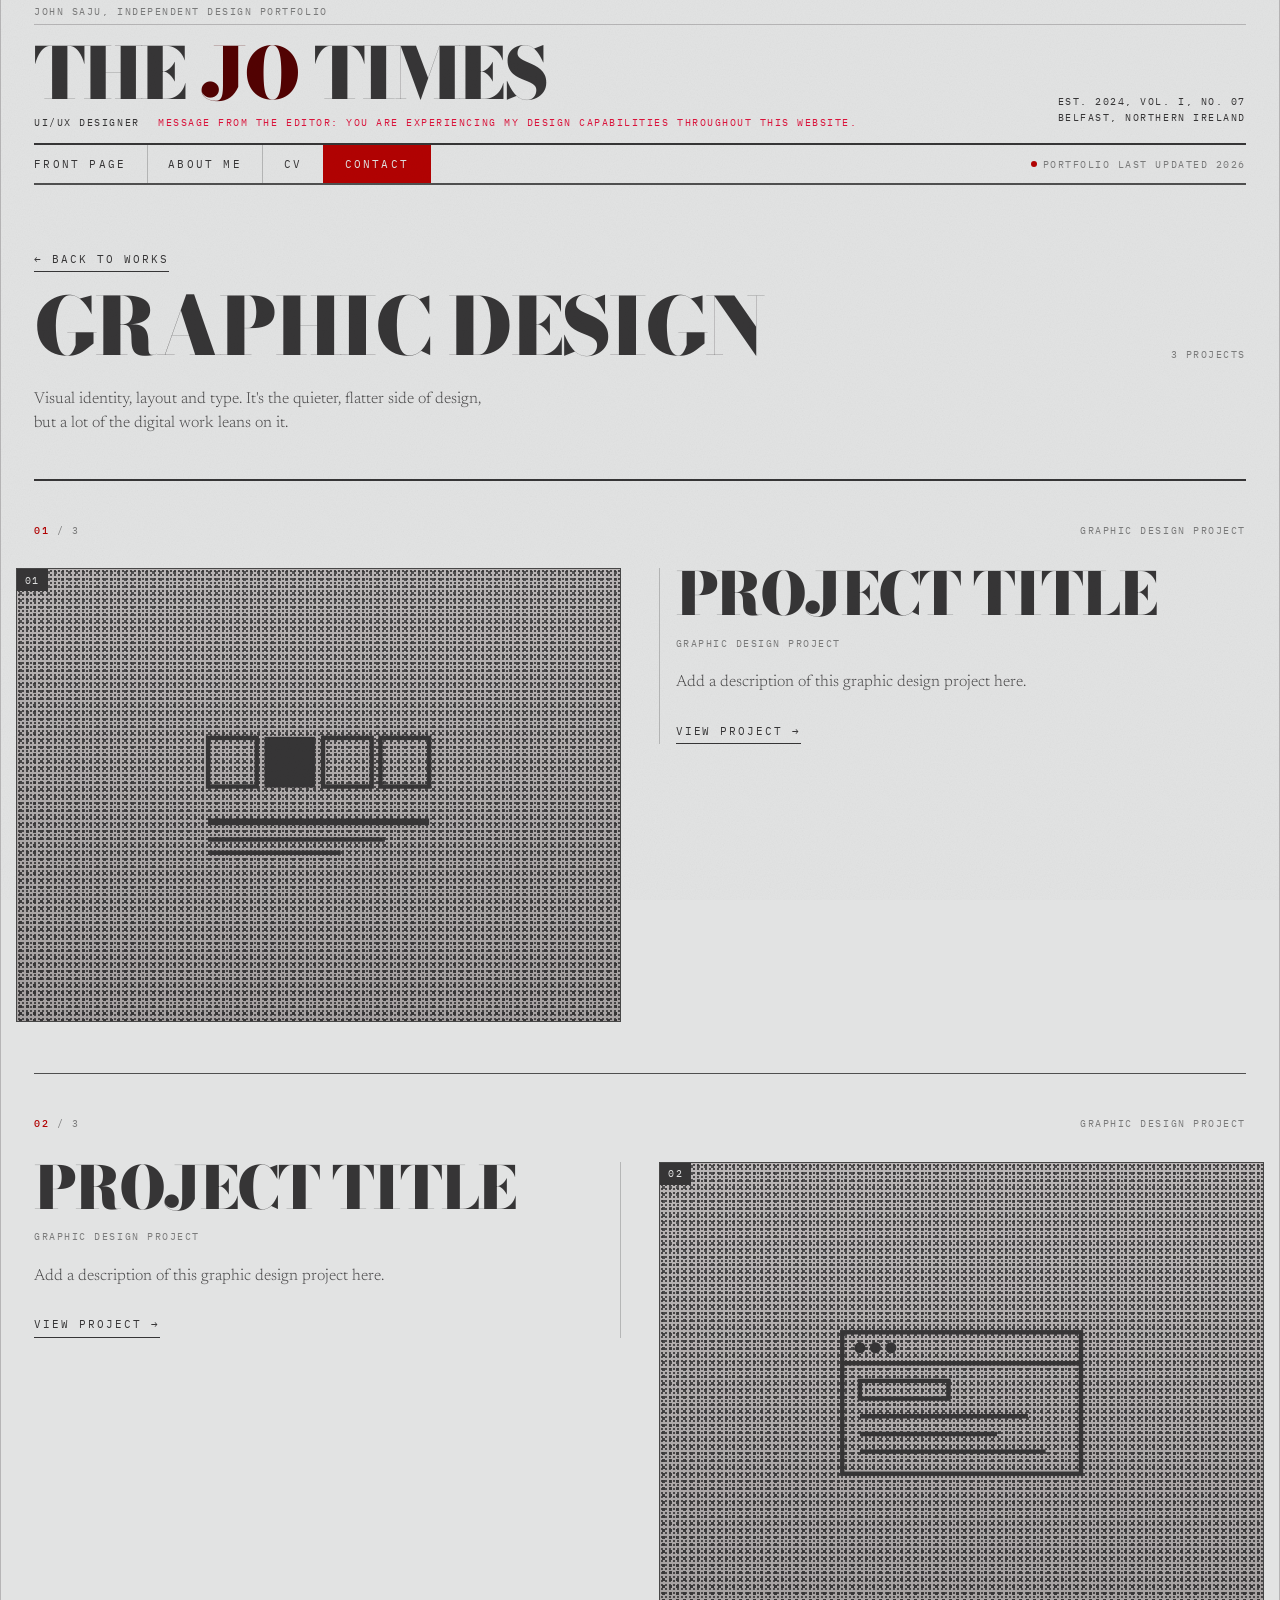
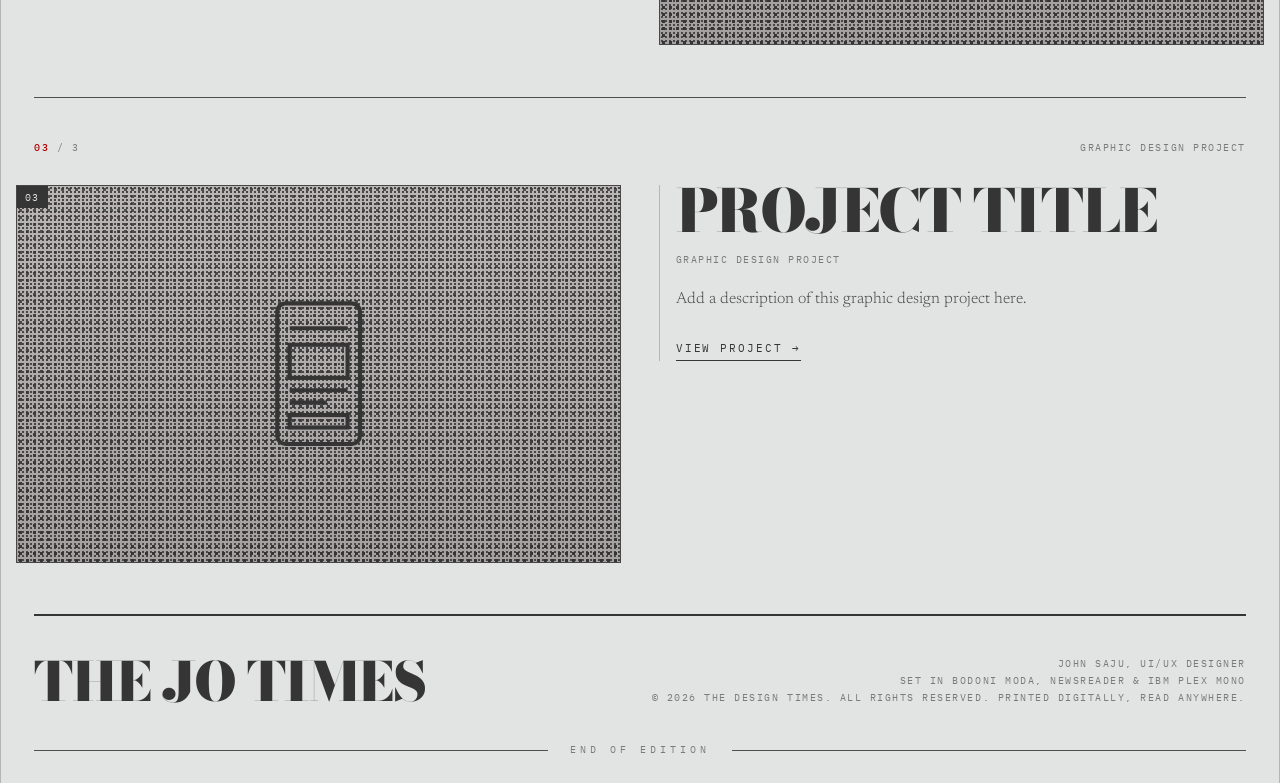
<file: work-graphic-design.html>
<!DOCTYPE html>
<html lang="en">
<head>
<meta charset="utf-8" />
<meta name="viewport" content="width=device-width, initial-scale=1" />
<title>Graphic Design | The Work | The JO Times</title>
<link rel="preconnect" href="https://fonts.googleapis.com">
<link rel="preconnect" href="https://fonts.gstatic.com" crossorigin>
<link href="https://fonts.googleapis.com/css2?family=Bodoni+Moda:ital,opsz,wght@0,6..96,400;0,6..96,700;0,6..96,900;1,6..96,400;1,6..96,700&family=IBM+Plex+Mono:wght@400;500&family=Newsreader:ital,opsz,wght@0,6..72,300;0,6..72,400;0,6..72,500;1,6..72,400&display=swap" rel="stylesheet">
<link rel="stylesheet" href="styles.css">
</head>
<body>

<div class="cursor" id="cursor" aria-hidden="true">View &rarr;</div>

<div class="shell">

  <header id="front">
    <div class="topbar mono">
      <span id="topbar-left"></span>
    </div>
    <div class="masthead">
      <div>
        <h1 class="masthead__title" id="masthead-title"></h1>
        <div class="masthead__sub">
          <span class="mono" id="masthead-role"></span>
          <span class="mono editor-note" id="masthead-tagline"></span>
        </div>
      </div>
      <div class="masthead__meta mono" id="masthead-meta"></div>
    </div>
    <nav class="nav" aria-label="Sections">
      <ul class="nav__list">
        <li><a href="index.html">Front Page</a></li>
        <li><a href="index.html#about">About Me</a></li>
        <li class="nav__push"><a href="cv.pdf" download>CV</a></li>
        <li class="nav__cta"><a href="index.html#contact">Contact</a></li>
      </ul>
      <p class="nav__status mono"><span class="dot"></span> <span id="nav-status"></span></p>
    </nav>
  </header>

  <div class="band band--tight">
    <a class="link back" href="works.html">&larr; Back to Works</a>
    <div class="sechead">
      <h2 id="cat-h"></h2>
      <div class="sechead__meta mono" id="cat-meta"></div>
    </div>
    <p class="teaser__dek" id="cat-blurb" style="margin-top:clamp(16px,2vw,26px)"></p>
  </div>

  <div id="stories"></div>

  <footer class="foot">
    <div class="foot__top">
      <p class="foot__mast" id="foot-mast"></p>
      <div class="foot__meta mono" id="foot-meta"></div>
    </div>
    <p class="endmark"><span>End of edition</span></p>
  </footer>

</div>

<script>
Promise.all([
  fetch('data/identity.json?v=' + Date.now(), {cache:'no-store'}).then(function(r){ return r.json(); }),
  fetch('data/hero.json?v=' + Date.now(), {cache:'no-store'}).then(function(r){ return r.json(); }),
  fetch('data/award.json?v=' + Date.now(), {cache:'no-store'}).then(function(r){ return r.json(); }),
  fetch('data/works.json?v=' + Date.now(), {cache:'no-store'}).then(function(r){ return r.json(); }),
  fetch('data/projects.json?v=' + Date.now(), {cache:'no-store'}).then(function(r){ return r.json(); }),
  fetch('data/about.json?v=' + Date.now(), {cache:'no-store'}).then(function(r){ return r.json(); }),
  fetch('data/expertise.json?v=' + Date.now(), {cache:'no-store'}).then(function(r){ return r.json(); }),
  fetch('data/tools.json?v=' + Date.now(), {cache:'no-store'}).then(function(r){ return r.json(); }),
  fetch('data/contact.json?v=' + Date.now(), {cache:'no-store'}).then(function(r){ return r.json(); }),
  fetch('data/colors.json?v=' + Date.now(), {cache:'no-store'}).then(function(r){ return r.json(); })
]).then(function(parts){
  var CONFIG = Object.assign.apply(Object, [{}].concat(parts));

  // apply CMS-editable colors
  if (CONFIG.colors) {
    var root = document.documentElement.style;
    root.setProperty('--paper', CONFIG.colors.paper);
    root.setProperty('--paper-2', CONFIG.colors.paper2);
    root.setProperty('--ink', CONFIG.colors.ink);
    root.setProperty('--red', CONFIG.colors.red);
    root.setProperty('--red-deep', CONFIG.colors.redDeep);
  }

/* Change this to reuse this exact page template for a different
   category — it must match a "slug" in CONFIG.workCategories. */
const CATEGORY_SLUG = 'graphic-design';

document.getElementById('topbar-left').textContent = `${CONFIG.name}, Independent Design Portfolio`;
document.getElementById('masthead-title').innerHTML = `THE <span class="amp">${CONFIG.maskheadShort}</span> TIMES`;
document.getElementById('masthead-role').textContent = CONFIG.role;
document.getElementById('masthead-tagline').textContent = CONFIG.editorNote;
document.getElementById('masthead-meta').innerHTML = `<span>${CONFIG.issueLine}</span><span>${CONFIG.contact.location}</span>`;
document.getElementById('nav-status').textContent = `Portfolio last updated ${new Date().getFullYear()}`;

const category = CONFIG.workCategories.find(c=>c.slug === CATEGORY_SLUG);
const catProjects = CONFIG.projects.filter(p=>p.category === CATEGORY_SLUG);
document.getElementById('cat-h').textContent = category.name;
document.getElementById('cat-meta').innerHTML = `<span>${catProjects.length} project${catProjects.length === 1 ? '' : 's'}</span>`;
document.getElementById('cat-blurb').textContent = category.blurb;

/* ---------- project diagrams (simple wireframe-style line art) ---------- */
function projectSVG(kind){
  const ink = 'var(--ink)';
  const s = `stroke="${ink}" stroke-width="2" fill="none"`;
  const wrap = (inner)=>`<svg viewBox="0 0 120 80" xmlns="http://www.w3.org/2000/svg">${inner}</svg>`;
  switch(kind){
    case 'browser':
      return wrap(`<rect x="6" y="8" width="108" height="64" ${s}/>
        <line x1="6" y1="22" x2="114" y2="22" ${s}/>
        <circle cx="14" cy="15" r="2" fill="${ink}"/><circle cx="21" cy="15" r="2" fill="${ink}"/><circle cx="28" cy="15" r="2" fill="${ink}"/>
        <rect x="14" y="30" width="40" height="8" ${s}/>
        <line x1="14" y1="46" x2="90" y2="46" ${s}/>
        <line x1="14" y1="54" x2="76" y2="54" ${s}/>
        <line x1="14" y1="62" x2="98" y2="62" ${s}/>`);
    case 'mobile':
      return wrap(`<rect x="40" y="6" width="40" height="68" rx="4" ${s}/>
        <line x1="46" y1="18" x2="74" y2="18" ${s}/>
        <rect x="46" y="26" width="28" height="16" ${s}/>
        <line x1="46" y1="48" x2="74" y2="48" ${s}/>
        <line x1="46" y1="54" x2="64" y2="54" ${s}/>
        <rect x="46" y="60" width="28" height="6" ${s}/>`);
    case 'flow':
      return wrap(`<circle cx="18" cy="40" r="9" ${s}/>
        <circle cx="60" cy="18" r="9" ${s}/>
        <circle cx="60" cy="62" r="9" ${s}/>
        <circle cx="102" cy="40" r="9" ${s}/>
        <line x1="26" y1="35" x2="52" y2="22" ${s}/>
        <line x1="26" y1="45" x2="52" y2="58" ${s}/>
        <line x1="69" y1="20" x2="93" y2="37" ${s}/>
        <line x1="69" y1="60" x2="93" y2="43" ${s}/>`);
    case 'chart':
      return wrap(`<line x1="12" y1="68" x2="112" y2="68" ${s}/>
        <line x1="12" y1="10" x2="12" y2="68" ${s}/>
        <rect x="24" y="46" width="12" height="22" fill="${ink}"/>
        <rect x="44" y="30" width="12" height="38" fill="${ink}"/>
        <rect x="64" y="52" width="12" height="16" fill="${ink}"/>
        <rect x="84" y="20" width="12" height="48" fill="${ink}"/>`);
    case 'nodes':
      return wrap(`<rect x="10" y="14" width="30" height="18" ${s}/>
        <rect x="46" y="34" width="30" height="18" ${s}/>
        <rect x="82" y="14" width="30" height="18" ${s}/>
        <rect x="46" y="58" width="30" height="14" ${s}/>
        <line x1="40" y1="23" x2="46" y2="40" ${s}/>
        <line x1="82" y1="23" x2="76" y2="40" ${s}/>
        <line x1="60" y1="52" x2="60" y2="58" ${s}/>`);
    case 'swatch':
      return wrap(`<rect x="10" y="14" width="22" height="22" ${s}/>
        <rect x="36" y="14" width="22" height="22" fill="${ink}"/>
        <rect x="62" y="14" width="22" height="22" ${s}/>
        <rect x="88" y="14" width="22" height="22" ${s}/>
        <line x1="10" y1="52" x2="110" y2="52" stroke="${ink}" stroke-width="3"/>
        <line x1="10" y1="60" x2="90" y2="60" ${s}/>
        <line x1="10" y1="66" x2="70" y2="66" ${s}/>`);
    default: return wrap('');
  }
}

/* ---------- render each project in this category as a "story" ---------- */
const stories = catProjects.map((p,i)=>`
  <article class="story${i % 2 ? ' story--flip' : ''}">
    <div class="story__rail mono">
      <span><b class="no">${String(i+1).padStart(2,'0')}</b> / ${catProjects.length}</span>
      <span>${p.tag}</span>
    </div>
    <div class="story__grid">
      <figure class="story__fig">
        <div class="plate story__plate${p.image ? ' plate--plain' : ''}"${p.image ? ' style="aspect-ratio:16/10"' : ''}>
          <span class="plate__tag mono">${String(i+1).padStart(2,'0')}</span>
          ${p.image ? `<img src="${p.image}" alt="${p.title}">` : `<div class="plate__icon">${projectSVG(p.diagram)}</div>`}
        </div>
      </figure>
      <div class="story__body">
        <a class="story__link" href="${p.slug ? 'case-study.html?p=' + p.slug : '#'}" data-cursor="View &rarr;">
          <h3><span class="rvl"><span>${p.title}</span></span></h3>
        </a>
        <p class="story__tag mono">${p.tag}</p>
        <p class="story__dek fade" style="--d:120ms">${p.blurb}</p>
        <a class="link story__cta fade" style="--d:200ms" href="${p.slug ? 'case-study.html?p=' + p.slug : '#'}" data-cursor="View &rarr;">View project <span class="arw">&rarr;</span></a>
      </div>
    </div>
  </article>`).join('');
document.getElementById('stories').innerHTML = stories || `<div class="band"><p class="teaser__dek">No projects in this category yet.</p></div>`;

document.getElementById('foot-mast').innerHTML = `THE <span class="amp">${CONFIG.maskheadShort}</span> TIMES`;
document.getElementById('foot-meta').innerHTML = `
  <span>${CONFIG.name}, ${CONFIG.role}</span>
  <span>Set in Bodoni Moda, Newsreader &amp; IBM Plex Mono</span>
  <span>${CONFIG.contact.finePrint}</span>
`;

/* ---------- reveal on scroll ---------- */
const targets = document.querySelectorAll('.band, .story, .foot, header#front');
if('IntersectionObserver' in window){
  const io = new IntersectionObserver((entries)=>{
    entries.forEach(e=>{ if(e.isIntersecting){ e.target.classList.add('is-in'); io.unobserve(e.target); } });
  }, { rootMargin:'0px 0px -10% 0px', threshold:0 });
  targets.forEach(t=>io.observe(t));
} else {
  targets.forEach(t=>t.classList.add('is-in'));
}
requestAnimationFrame(()=>document.querySelector('header#front').classList.add('is-in'));

/* ---------- press-stamp cursor ---------- */
const cursor = document.getElementById('cursor');
const fine = window.matchMedia('(hover:hover) and (pointer:fine)').matches;
if(fine){
  let x=0,y=0,cx=0,cy=0,raf=null;
  const loop = ()=>{
    cx += (x-cx)*0.22; cy += (y-cy)*0.22;
    cursor.style.translate = `${cx}px ${cy}px`;
    raf = Math.abs(x-cx) > 0.4 || Math.abs(y-cy) > 0.4 ? requestAnimationFrame(loop) : null;
  };
  document.addEventListener('pointermove',(e)=>{
    x = e.clientX; y = e.clientY;
    if(!raf) raf = requestAnimationFrame(loop);
  }, { passive:true });
  document.addEventListener('pointerover',(e)=>{
    const hit = e.target.closest('[data-cursor]');
    if(!hit) return;
    cursor.innerHTML = hit.dataset.cursor;
    cursor.classList.add('on');
  });
  document.addEventListener('pointerout',(e)=>{
    if(e.target.closest('[data-cursor]')) cursor.classList.remove('on');
  });
}
});
</script>
</body>
</html>
</file>
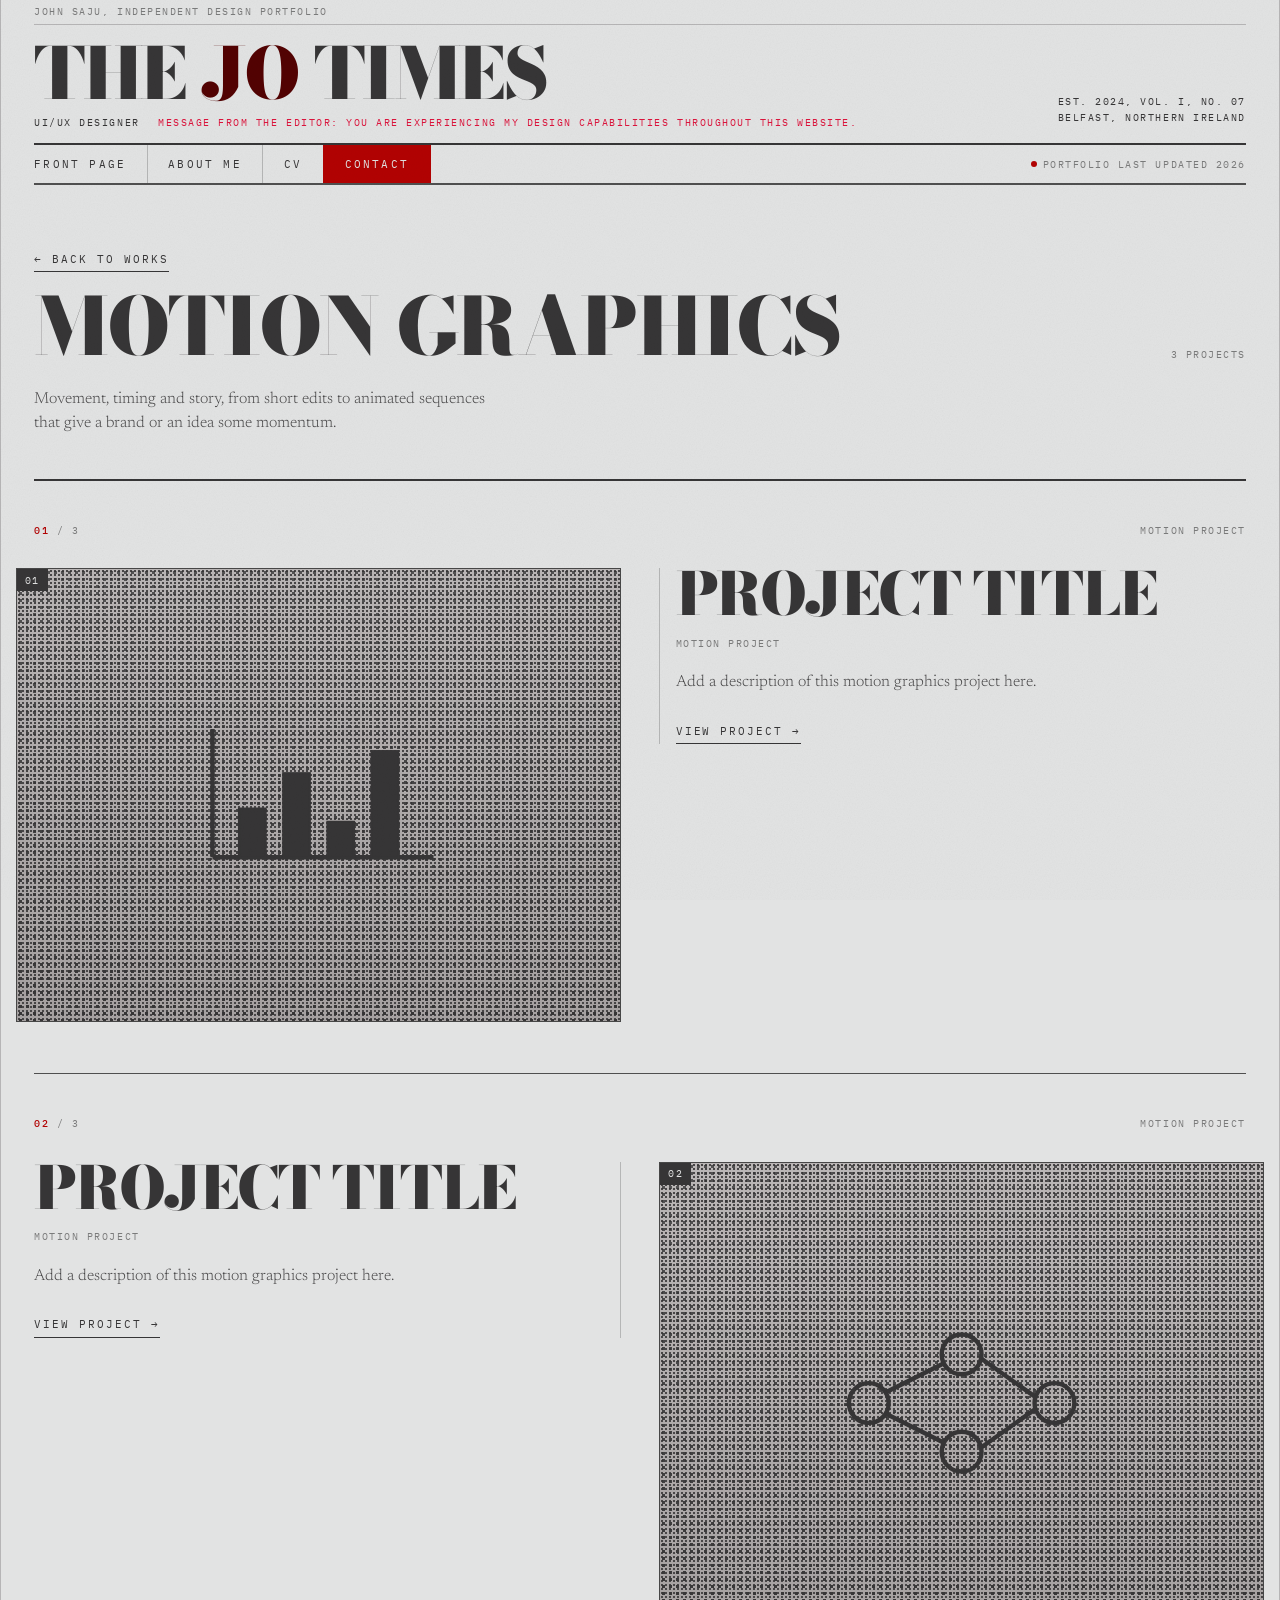
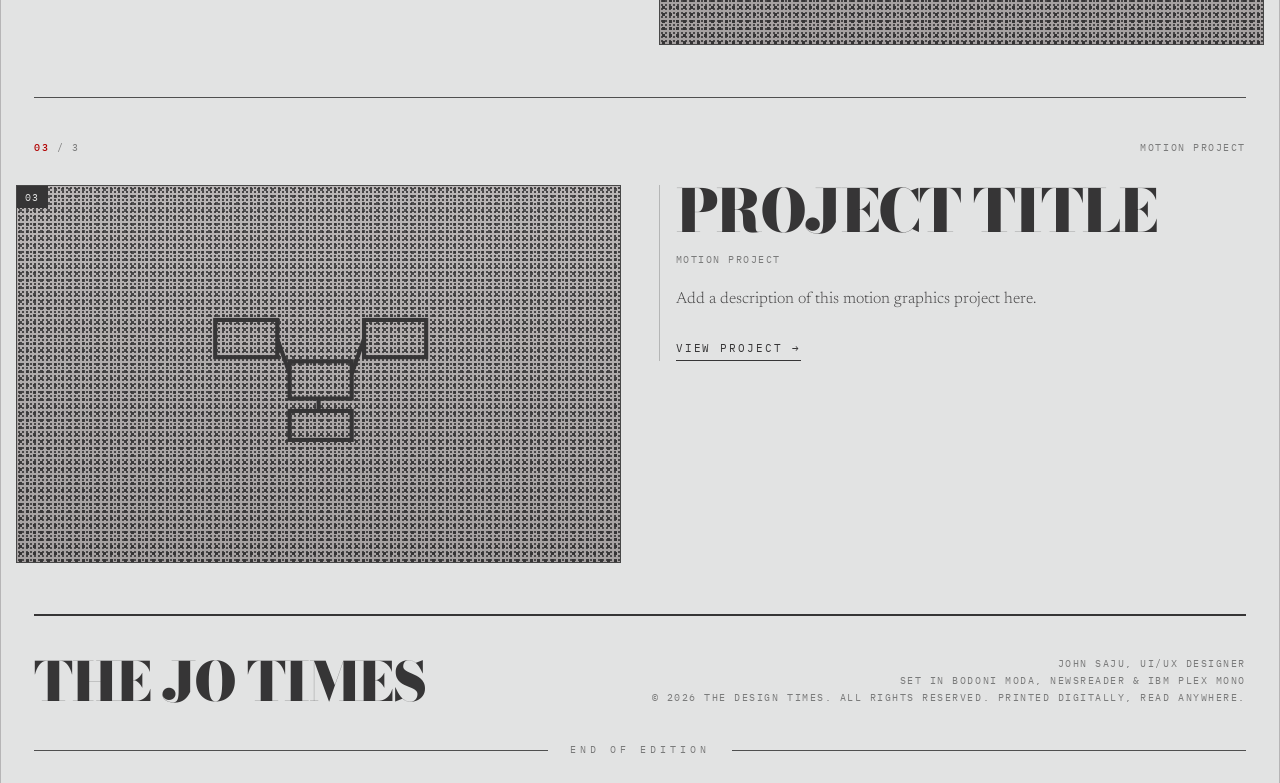
<file: work-motion-graphics.html>
<!DOCTYPE html>
<html lang="en">
<head>
<meta charset="utf-8" />
<meta name="viewport" content="width=device-width, initial-scale=1" />
<title>Motion Graphics | The Work | The JO Times</title>
<link rel="preconnect" href="https://fonts.googleapis.com">
<link rel="preconnect" href="https://fonts.gstatic.com" crossorigin>
<link href="https://fonts.googleapis.com/css2?family=Bodoni+Moda:ital,opsz,wght@0,6..96,400;0,6..96,700;0,6..96,900;1,6..96,400;1,6..96,700&family=IBM+Plex+Mono:wght@400;500&family=Newsreader:ital,opsz,wght@0,6..72,300;0,6..72,400;0,6..72,500;1,6..72,400&display=swap" rel="stylesheet">
<link rel="stylesheet" href="styles.css">
</head>
<body>

<div class="cursor" id="cursor" aria-hidden="true">View &rarr;</div>

<div class="shell">

  <header id="front">
    <div class="topbar mono">
      <span id="topbar-left"></span>
    </div>
    <div class="masthead">
      <div>
        <h1 class="masthead__title" id="masthead-title"></h1>
        <div class="masthead__sub">
          <span class="mono" id="masthead-role"></span>
          <span class="mono editor-note" id="masthead-tagline"></span>
        </div>
      </div>
      <div class="masthead__meta mono" id="masthead-meta"></div>
    </div>
    <nav class="nav" aria-label="Sections">
      <ul class="nav__list">
        <li><a href="index.html">Front Page</a></li>
        <li><a href="index.html#about">About Me</a></li>
        <li class="nav__push"><a href="cv.pdf" download>CV</a></li>
        <li class="nav__cta"><a href="index.html#contact">Contact</a></li>
      </ul>
      <p class="nav__status mono"><span class="dot"></span> <span id="nav-status"></span></p>
    </nav>
  </header>

  <div class="band band--tight">
    <a class="link back" href="works.html">&larr; Back to Works</a>
    <div class="sechead">
      <h2 id="cat-h"></h2>
      <div class="sechead__meta mono" id="cat-meta"></div>
    </div>
    <p class="teaser__dek" id="cat-blurb" style="margin-top:clamp(16px,2vw,26px)"></p>
  </div>

  <div id="stories"></div>

  <footer class="foot">
    <div class="foot__top">
      <p class="foot__mast" id="foot-mast"></p>
      <div class="foot__meta mono" id="foot-meta"></div>
    </div>
    <p class="endmark"><span>End of edition</span></p>
  </footer>

</div>

<script>
Promise.all([
  fetch('data/identity.json?v=' + Date.now(), {cache:'no-store'}).then(function(r){ return r.json(); }),
  fetch('data/hero.json?v=' + Date.now(), {cache:'no-store'}).then(function(r){ return r.json(); }),
  fetch('data/award.json?v=' + Date.now(), {cache:'no-store'}).then(function(r){ return r.json(); }),
  fetch('data/works.json?v=' + Date.now(), {cache:'no-store'}).then(function(r){ return r.json(); }),
  fetch('data/projects.json?v=' + Date.now(), {cache:'no-store'}).then(function(r){ return r.json(); }),
  fetch('data/about.json?v=' + Date.now(), {cache:'no-store'}).then(function(r){ return r.json(); }),
  fetch('data/expertise.json?v=' + Date.now(), {cache:'no-store'}).then(function(r){ return r.json(); }),
  fetch('data/tools.json?v=' + Date.now(), {cache:'no-store'}).then(function(r){ return r.json(); }),
  fetch('data/contact.json?v=' + Date.now(), {cache:'no-store'}).then(function(r){ return r.json(); }),
  fetch('data/colors.json?v=' + Date.now(), {cache:'no-store'}).then(function(r){ return r.json(); })
]).then(function(parts){
  var CONFIG = Object.assign.apply(Object, [{}].concat(parts));

  // apply CMS-editable colors
  if (CONFIG.colors) {
    var root = document.documentElement.style;
    root.setProperty('--paper', CONFIG.colors.paper);
    root.setProperty('--paper-2', CONFIG.colors.paper2);
    root.setProperty('--ink', CONFIG.colors.ink);
    root.setProperty('--red', CONFIG.colors.red);
    root.setProperty('--red-deep', CONFIG.colors.redDeep);
  }

/* Change this to reuse this exact page template for a different
   category — it must match a "slug" in CONFIG.workCategories. */
const CATEGORY_SLUG = 'motion-graphics';

document.getElementById('topbar-left').textContent = `${CONFIG.name}, Independent Design Portfolio`;
document.getElementById('masthead-title').innerHTML = `THE <span class="amp">${CONFIG.maskheadShort}</span> TIMES`;
document.getElementById('masthead-role').textContent = CONFIG.role;
document.getElementById('masthead-tagline').textContent = CONFIG.editorNote;
document.getElementById('masthead-meta').innerHTML = `<span>${CONFIG.issueLine}</span><span>${CONFIG.contact.location}</span>`;
document.getElementById('nav-status').textContent = `Portfolio last updated ${new Date().getFullYear()}`;

const category = CONFIG.workCategories.find(c=>c.slug === CATEGORY_SLUG);
const catProjects = CONFIG.projects.filter(p=>p.category === CATEGORY_SLUG);
document.getElementById('cat-h').textContent = category.name;
document.getElementById('cat-meta').innerHTML = `<span>${catProjects.length} project${catProjects.length === 1 ? '' : 's'}</span>`;
document.getElementById('cat-blurb').textContent = category.blurb;

/* ---------- project diagrams (simple wireframe-style line art) ---------- */
function projectSVG(kind){
  const ink = 'var(--ink)';
  const s = `stroke="${ink}" stroke-width="2" fill="none"`;
  const wrap = (inner)=>`<svg viewBox="0 0 120 80" xmlns="http://www.w3.org/2000/svg">${inner}</svg>`;
  switch(kind){
    case 'browser':
      return wrap(`<rect x="6" y="8" width="108" height="64" ${s}/>
        <line x1="6" y1="22" x2="114" y2="22" ${s}/>
        <circle cx="14" cy="15" r="2" fill="${ink}"/><circle cx="21" cy="15" r="2" fill="${ink}"/><circle cx="28" cy="15" r="2" fill="${ink}"/>
        <rect x="14" y="30" width="40" height="8" ${s}/>
        <line x1="14" y1="46" x2="90" y2="46" ${s}/>
        <line x1="14" y1="54" x2="76" y2="54" ${s}/>
        <line x1="14" y1="62" x2="98" y2="62" ${s}/>`);
    case 'mobile':
      return wrap(`<rect x="40" y="6" width="40" height="68" rx="4" ${s}/>
        <line x1="46" y1="18" x2="74" y2="18" ${s}/>
        <rect x="46" y="26" width="28" height="16" ${s}/>
        <line x1="46" y1="48" x2="74" y2="48" ${s}/>
        <line x1="46" y1="54" x2="64" y2="54" ${s}/>
        <rect x="46" y="60" width="28" height="6" ${s}/>`);
    case 'flow':
      return wrap(`<circle cx="18" cy="40" r="9" ${s}/>
        <circle cx="60" cy="18" r="9" ${s}/>
        <circle cx="60" cy="62" r="9" ${s}/>
        <circle cx="102" cy="40" r="9" ${s}/>
        <line x1="26" y1="35" x2="52" y2="22" ${s}/>
        <line x1="26" y1="45" x2="52" y2="58" ${s}/>
        <line x1="69" y1="20" x2="93" y2="37" ${s}/>
        <line x1="69" y1="60" x2="93" y2="43" ${s}/>`);
    case 'chart':
      return wrap(`<line x1="12" y1="68" x2="112" y2="68" ${s}/>
        <line x1="12" y1="10" x2="12" y2="68" ${s}/>
        <rect x="24" y="46" width="12" height="22" fill="${ink}"/>
        <rect x="44" y="30" width="12" height="38" fill="${ink}"/>
        <rect x="64" y="52" width="12" height="16" fill="${ink}"/>
        <rect x="84" y="20" width="12" height="48" fill="${ink}"/>`);
    case 'nodes':
      return wrap(`<rect x="10" y="14" width="30" height="18" ${s}/>
        <rect x="46" y="34" width="30" height="18" ${s}/>
        <rect x="82" y="14" width="30" height="18" ${s}/>
        <rect x="46" y="58" width="30" height="14" ${s}/>
        <line x1="40" y1="23" x2="46" y2="40" ${s}/>
        <line x1="82" y1="23" x2="76" y2="40" ${s}/>
        <line x1="60" y1="52" x2="60" y2="58" ${s}/>`);
    case 'swatch':
      return wrap(`<rect x="10" y="14" width="22" height="22" ${s}/>
        <rect x="36" y="14" width="22" height="22" fill="${ink}"/>
        <rect x="62" y="14" width="22" height="22" ${s}/>
        <rect x="88" y="14" width="22" height="22" ${s}/>
        <line x1="10" y1="52" x2="110" y2="52" stroke="${ink}" stroke-width="3"/>
        <line x1="10" y1="60" x2="90" y2="60" ${s}/>
        <line x1="10" y1="66" x2="70" y2="66" ${s}/>`);
    default: return wrap('');
  }
}

/* ---------- render each project in this category as a "story" ---------- */
const stories = catProjects.map((p,i)=>`
  <article class="story${i % 2 ? ' story--flip' : ''}">
    <div class="story__rail mono">
      <span><b class="no">${String(i+1).padStart(2,'0')}</b> / ${catProjects.length}</span>
      <span>${p.tag}</span>
    </div>
    <div class="story__grid">
      <figure class="story__fig">
        <div class="plate story__plate${p.image ? ' plate--plain' : ''}"${p.image ? ' style="aspect-ratio:16/10"' : ''}>
          <span class="plate__tag mono">${String(i+1).padStart(2,'0')}</span>
          ${p.image ? `<img src="${p.image}" alt="${p.title}">` : `<div class="plate__icon">${projectSVG(p.diagram)}</div>`}
        </div>
      </figure>
      <div class="story__body">
        <a class="story__link" href="${p.slug ? 'case-study.html?p=' + p.slug : '#'}" data-cursor="View &rarr;">
          <h3><span class="rvl"><span>${p.title}</span></span></h3>
        </a>
        <p class="story__tag mono">${p.tag}</p>
        <p class="story__dek fade" style="--d:120ms">${p.blurb}</p>
        <a class="link story__cta fade" style="--d:200ms" href="${p.slug ? 'case-study.html?p=' + p.slug : '#'}" data-cursor="View &rarr;">View project <span class="arw">&rarr;</span></a>
      </div>
    </div>
  </article>`).join('');
document.getElementById('stories').innerHTML = stories || `<div class="band"><p class="teaser__dek">No projects in this category yet.</p></div>`;

document.getElementById('foot-mast').innerHTML = `THE <span class="amp">${CONFIG.maskheadShort}</span> TIMES`;
document.getElementById('foot-meta').innerHTML = `
  <span>${CONFIG.name}, ${CONFIG.role}</span>
  <span>Set in Bodoni Moda, Newsreader &amp; IBM Plex Mono</span>
  <span>${CONFIG.contact.finePrint}</span>
`;

/* ---------- reveal on scroll ---------- */
const targets = document.querySelectorAll('.band, .story, .foot, header#front');
if('IntersectionObserver' in window){
  const io = new IntersectionObserver((entries)=>{
    entries.forEach(e=>{ if(e.isIntersecting){ e.target.classList.add('is-in'); io.unobserve(e.target); } });
  }, { rootMargin:'0px 0px -10% 0px', threshold:0 });
  targets.forEach(t=>io.observe(t));
} else {
  targets.forEach(t=>t.classList.add('is-in'));
}
requestAnimationFrame(()=>document.querySelector('header#front').classList.add('is-in'));

/* ---------- press-stamp cursor ---------- */
const cursor = document.getElementById('cursor');
const fine = window.matchMedia('(hover:hover) and (pointer:fine)').matches;
if(fine){
  let x=0,y=0,cx=0,cy=0,raf=null;
  const loop = ()=>{
    cx += (x-cx)*0.22; cy += (y-cy)*0.22;
    cursor.style.translate = `${cx}px ${cy}px`;
    raf = Math.abs(x-cx) > 0.4 || Math.abs(y-cy) > 0.4 ? requestAnimationFrame(loop) : null;
  };
  document.addEventListener('pointermove',(e)=>{
    x = e.clientX; y = e.clientY;
    if(!raf) raf = requestAnimationFrame(loop);
  }, { passive:true });
  document.addEventListener('pointerover',(e)=>{
    const hit = e.target.closest('[data-cursor]');
    if(!hit) return;
    cursor.innerHTML = hit.dataset.cursor;
    cursor.classList.add('on');
  });
  document.addEventListener('pointerout',(e)=>{
    if(e.target.closest('[data-cursor]')) cursor.classList.remove('on');
  });
}
});
</script>
</body>
</html>
</file>
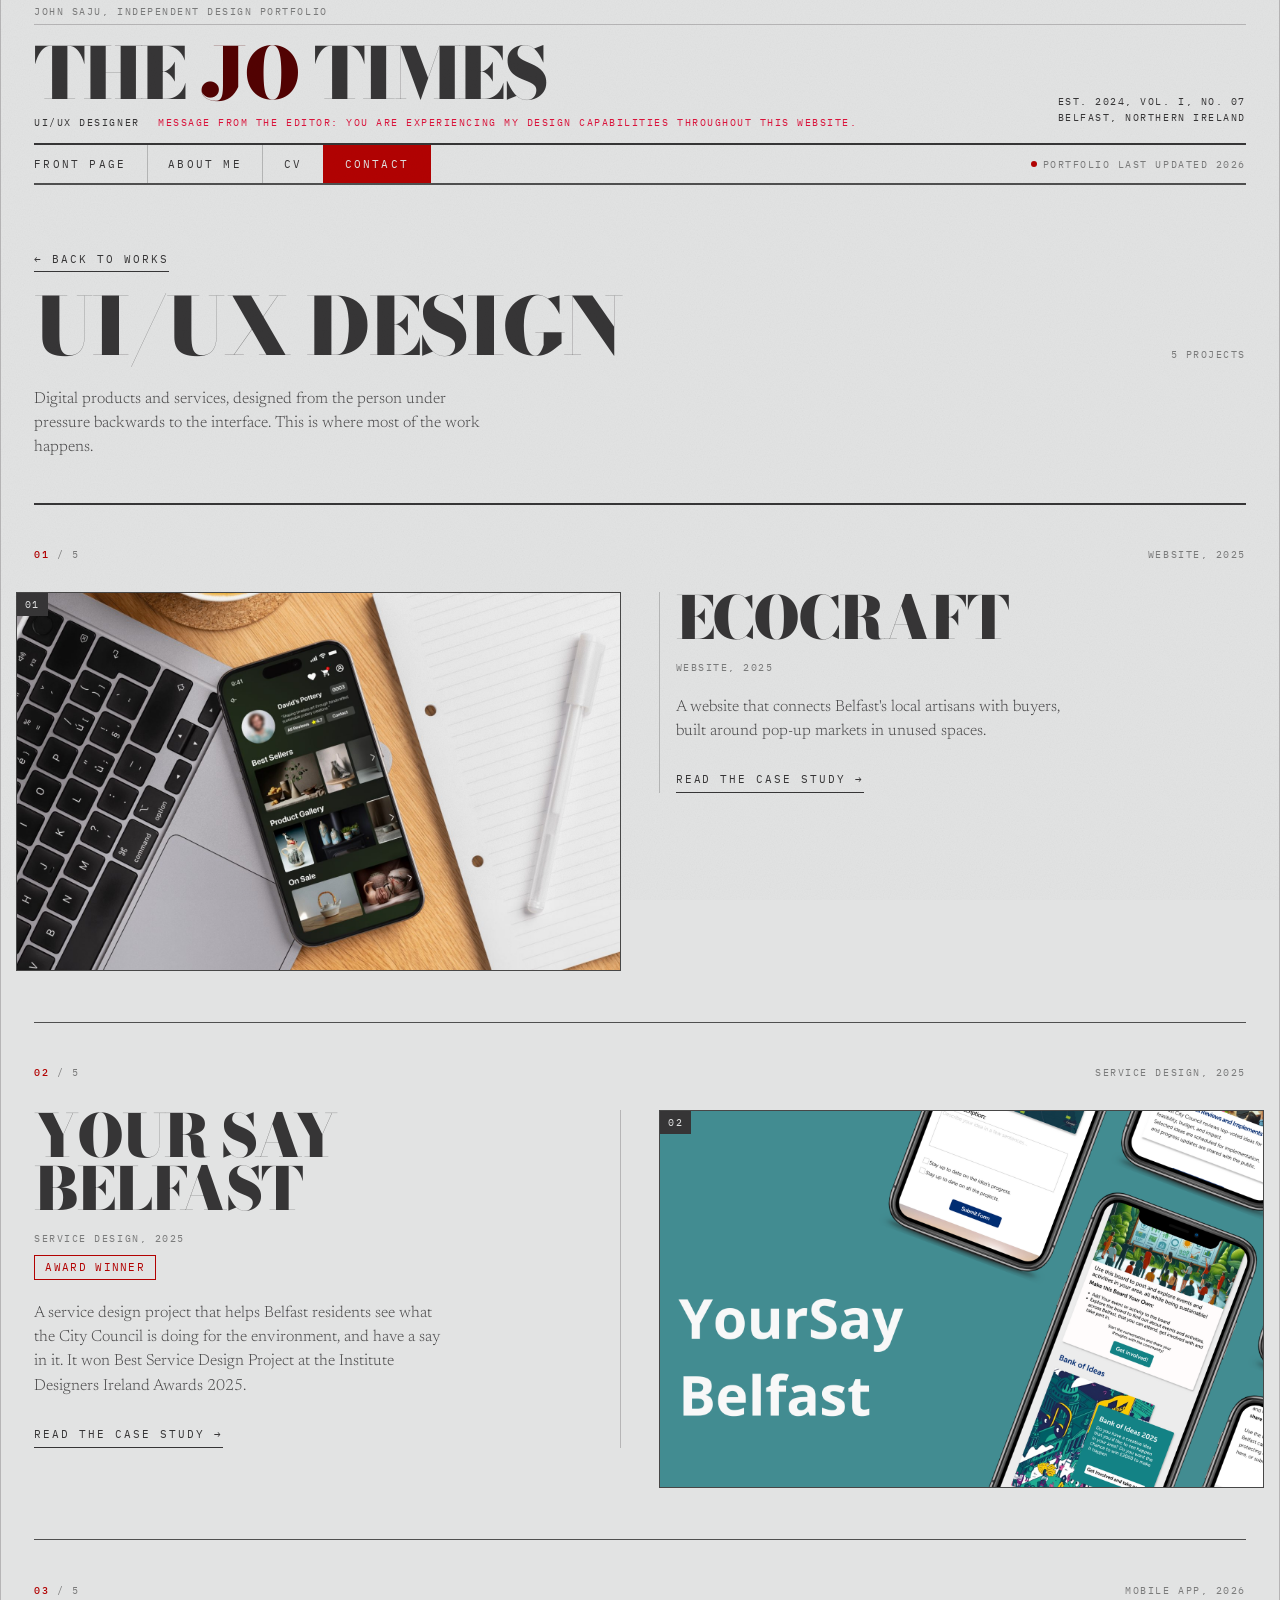
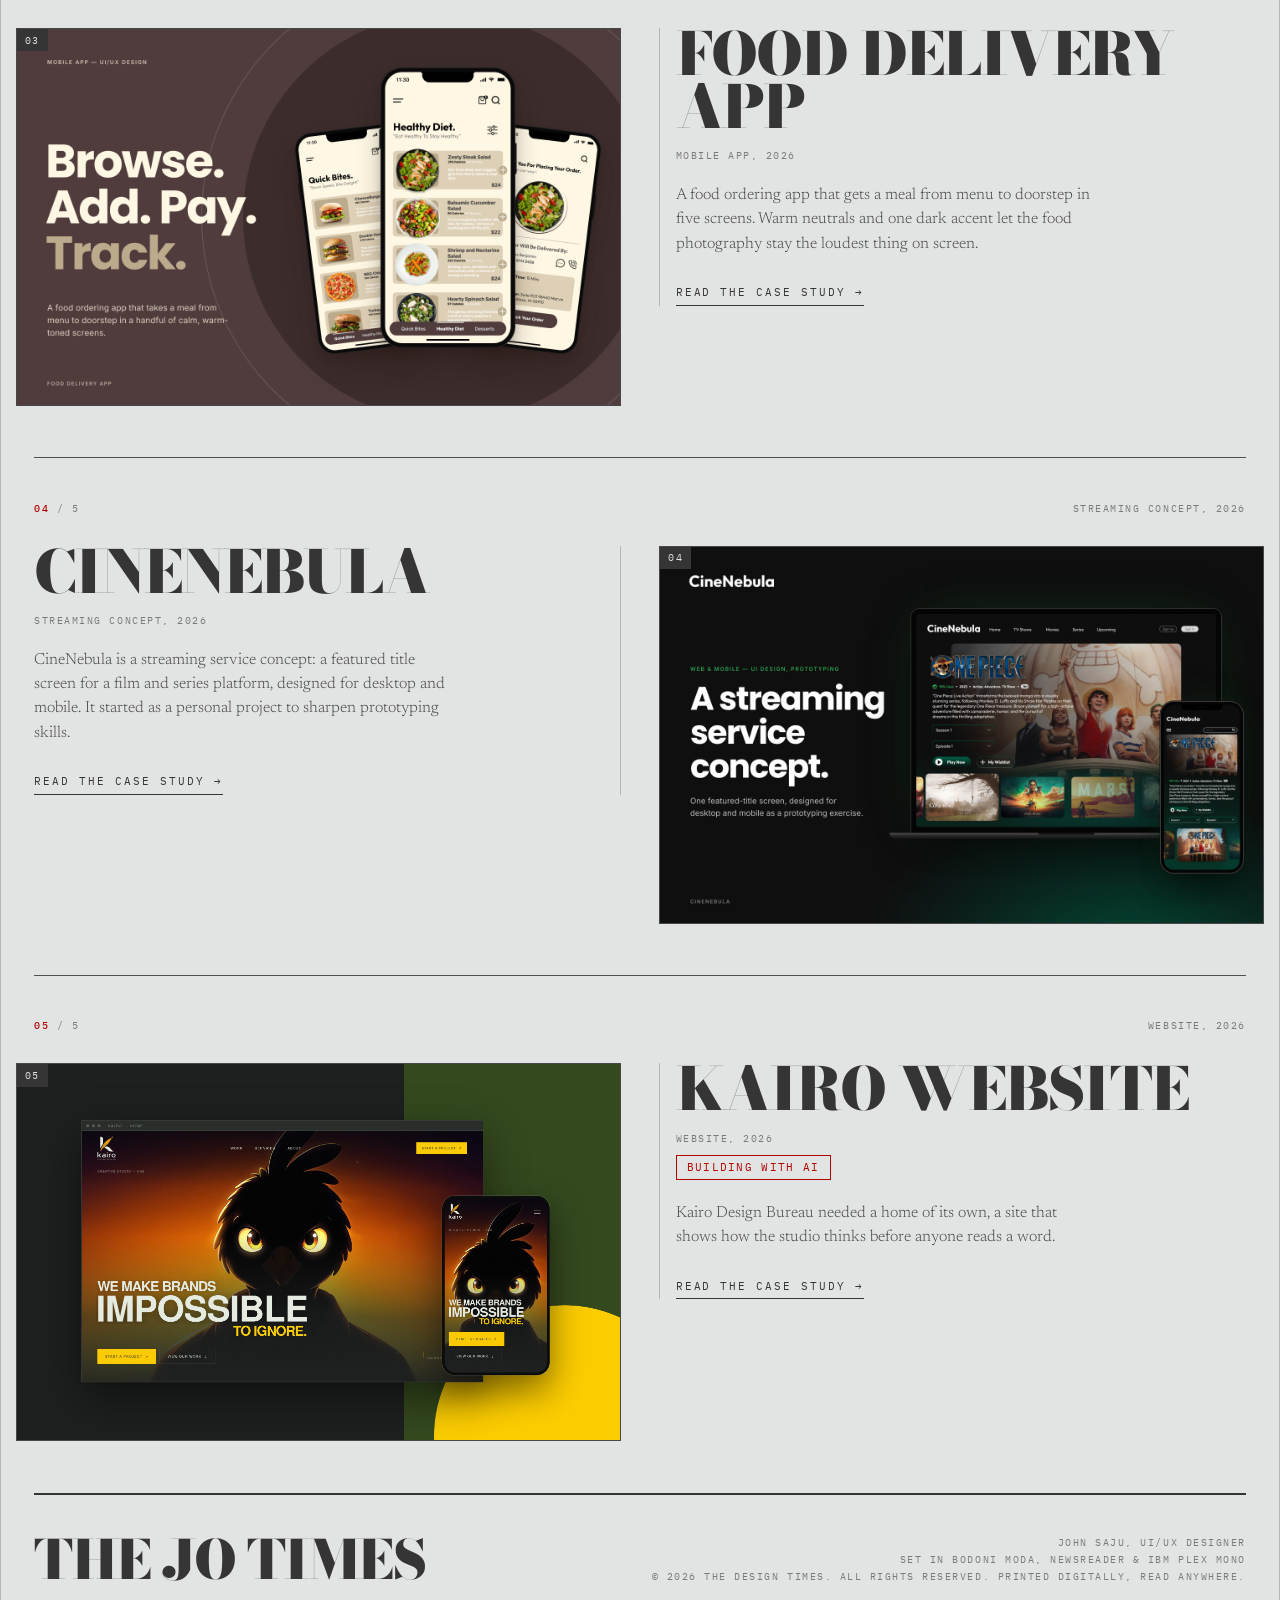
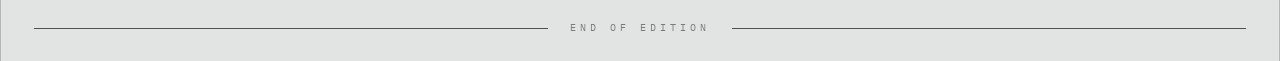
<file: work-ui-ux.html>
<!DOCTYPE html>
<html lang="en">
<head>
<meta charset="utf-8" />
<meta name="viewport" content="width=device-width, initial-scale=1" />
<title>UI/UX Design | The Work | The JO Times</title>
<link rel="preconnect" href="https://fonts.googleapis.com">
<link rel="preconnect" href="https://fonts.gstatic.com" crossorigin>
<link href="https://fonts.googleapis.com/css2?family=Bodoni+Moda:ital,opsz,wght@0,6..96,400;0,6..96,700;0,6..96,900;1,6..96,400;1,6..96,700&family=IBM+Plex+Mono:wght@400;500&family=Newsreader:ital,opsz,wght@0,6..72,300;0,6..72,400;0,6..72,500;1,6..72,400&display=swap" rel="stylesheet">
<link rel="stylesheet" href="styles.css">
</head>
<body>

<div class="cursor" id="cursor" aria-hidden="true">View &rarr;</div>

<div class="shell">

  <header id="front">
    <div class="topbar mono">
      <span id="topbar-left"></span>
    </div>
    <div class="masthead">
      <div>
        <h1 class="masthead__title" id="masthead-title"></h1>
        <div class="masthead__sub">
          <span class="mono" id="masthead-role"></span>
          <span class="mono editor-note" id="masthead-tagline"></span>
        </div>
      </div>
      <div class="masthead__meta mono" id="masthead-meta"></div>
    </div>
    <nav class="nav" aria-label="Sections">
      <ul class="nav__list">
        <li><a href="index.html">Front Page</a></li>
        <li><a href="index.html#about">About Me</a></li>
        <li class="nav__push"><a href="cv.pdf" download>CV</a></li>
        <li class="nav__cta"><a href="index.html#contact">Contact</a></li>
      </ul>
      <p class="nav__status mono"><span class="dot"></span> <span id="nav-status"></span></p>
    </nav>
  </header>

  <div class="band band--tight">
    <a class="link back" href="works.html">&larr; Back to Works</a>
    <div class="sechead">
      <h2 id="cat-h"></h2>
      <div class="sechead__meta mono" id="cat-meta"></div>
    </div>
    <p class="teaser__dek" id="cat-blurb" style="margin-top:clamp(16px,2vw,26px)"></p>
  </div>

  <div id="stories"></div>

  <footer class="foot">
    <div class="foot__top">
      <p class="foot__mast" id="foot-mast"></p>
      <div class="foot__meta mono" id="foot-meta"></div>
    </div>
    <p class="endmark"><span>End of edition</span></p>
  </footer>

</div>

<script>
Promise.all([
  fetch('data/identity.json?v=' + Date.now(), {cache:'no-store'}).then(function(r){ return r.json(); }),
  fetch('data/hero.json?v=' + Date.now(), {cache:'no-store'}).then(function(r){ return r.json(); }),
  fetch('data/award.json?v=' + Date.now(), {cache:'no-store'}).then(function(r){ return r.json(); }),
  fetch('data/works.json?v=' + Date.now(), {cache:'no-store'}).then(function(r){ return r.json(); }),
  fetch('data/projects.json?v=' + Date.now(), {cache:'no-store'}).then(function(r){ return r.json(); }),
  fetch('data/about.json?v=' + Date.now(), {cache:'no-store'}).then(function(r){ return r.json(); }),
  fetch('data/expertise.json?v=' + Date.now(), {cache:'no-store'}).then(function(r){ return r.json(); }),
  fetch('data/tools.json?v=' + Date.now(), {cache:'no-store'}).then(function(r){ return r.json(); }),
  fetch('data/contact.json?v=' + Date.now(), {cache:'no-store'}).then(function(r){ return r.json(); }),
  fetch('data/colors.json?v=' + Date.now(), {cache:'no-store'}).then(function(r){ return r.json(); })
]).then(function(parts){
  var CONFIG = Object.assign.apply(Object, [{}].concat(parts));

  // apply CMS-editable colors
  if (CONFIG.colors) {
    var root = document.documentElement.style;
    root.setProperty('--paper', CONFIG.colors.paper);
    root.setProperty('--paper-2', CONFIG.colors.paper2);
    root.setProperty('--ink', CONFIG.colors.ink);
    root.setProperty('--red', CONFIG.colors.red);
    root.setProperty('--red-deep', CONFIG.colors.redDeep);
  }

/* Change this to reuse this exact page template for a different
   category — it must match a "slug" in CONFIG.workCategories. */
const CATEGORY_SLUG = 'ui-ux-design';

document.getElementById('topbar-left').textContent = `${CONFIG.name}, Independent Design Portfolio`;
document.getElementById('masthead-title').innerHTML = `THE <span class="amp">${CONFIG.maskheadShort}</span> TIMES`;
document.getElementById('masthead-role').textContent = CONFIG.role;
document.getElementById('masthead-tagline').textContent = CONFIG.editorNote;
document.getElementById('masthead-meta').innerHTML = `<span>${CONFIG.issueLine}</span><span>${CONFIG.contact.location}</span>`;
document.getElementById('nav-status').textContent = `Portfolio last updated ${new Date().getFullYear()}`;

const category = CONFIG.workCategories.find(c=>c.slug === CATEGORY_SLUG);
const catProjects = CONFIG.projects.filter(p=>p.category === CATEGORY_SLUG);
document.getElementById('cat-h').textContent = category.name;
document.getElementById('cat-meta').innerHTML = `<span>${catProjects.length} project${catProjects.length === 1 ? '' : 's'}</span>`;
document.getElementById('cat-blurb').textContent = category.blurb;

/* ---------- project diagrams (simple wireframe-style line art) ---------- */
function projectSVG(kind){
  const ink = 'var(--ink)';
  const s = `stroke="${ink}" stroke-width="2" fill="none"`;
  const wrap = (inner)=>`<svg viewBox="0 0 120 80" xmlns="http://www.w3.org/2000/svg">${inner}</svg>`;
  switch(kind){
    case 'browser':
      return wrap(`<rect x="6" y="8" width="108" height="64" ${s}/>
        <line x1="6" y1="22" x2="114" y2="22" ${s}/>
        <circle cx="14" cy="15" r="2" fill="${ink}"/><circle cx="21" cy="15" r="2" fill="${ink}"/><circle cx="28" cy="15" r="2" fill="${ink}"/>
        <rect x="14" y="30" width="40" height="8" ${s}/>
        <line x1="14" y1="46" x2="90" y2="46" ${s}/>
        <line x1="14" y1="54" x2="76" y2="54" ${s}/>
        <line x1="14" y1="62" x2="98" y2="62" ${s}/>`);
    case 'mobile':
      return wrap(`<rect x="40" y="6" width="40" height="68" rx="4" ${s}/>
        <line x1="46" y1="18" x2="74" y2="18" ${s}/>
        <rect x="46" y="26" width="28" height="16" ${s}/>
        <line x1="46" y1="48" x2="74" y2="48" ${s}/>
        <line x1="46" y1="54" x2="64" y2="54" ${s}/>
        <rect x="46" y="60" width="28" height="6" ${s}/>`);
    case 'flow':
      return wrap(`<circle cx="18" cy="40" r="9" ${s}/>
        <circle cx="60" cy="18" r="9" ${s}/>
        <circle cx="60" cy="62" r="9" ${s}/>
        <circle cx="102" cy="40" r="9" ${s}/>
        <line x1="26" y1="35" x2="52" y2="22" ${s}/>
        <line x1="26" y1="45" x2="52" y2="58" ${s}/>
        <line x1="69" y1="20" x2="93" y2="37" ${s}/>
        <line x1="69" y1="60" x2="93" y2="43" ${s}/>`);
    case 'chart':
      return wrap(`<line x1="12" y1="68" x2="112" y2="68" ${s}/>
        <line x1="12" y1="10" x2="12" y2="68" ${s}/>
        <rect x="24" y="46" width="12" height="22" fill="${ink}"/>
        <rect x="44" y="30" width="12" height="38" fill="${ink}"/>
        <rect x="64" y="52" width="12" height="16" fill="${ink}"/>
        <rect x="84" y="20" width="12" height="48" fill="${ink}"/>`);
    case 'nodes':
      return wrap(`<rect x="10" y="14" width="30" height="18" ${s}/>
        <rect x="46" y="34" width="30" height="18" ${s}/>
        <rect x="82" y="14" width="30" height="18" ${s}/>
        <rect x="46" y="58" width="30" height="14" ${s}/>
        <line x1="40" y1="23" x2="46" y2="40" ${s}/>
        <line x1="82" y1="23" x2="76" y2="40" ${s}/>
        <line x1="60" y1="52" x2="60" y2="58" ${s}/>`);
    case 'swatch':
      return wrap(`<rect x="10" y="14" width="22" height="22" ${s}/>
        <rect x="36" y="14" width="22" height="22" fill="${ink}"/>
        <rect x="62" y="14" width="22" height="22" ${s}/>
        <rect x="88" y="14" width="22" height="22" ${s}/>
        <line x1="10" y1="52" x2="110" y2="52" stroke="${ink}" stroke-width="3"/>
        <line x1="10" y1="60" x2="90" y2="60" ${s}/>
        <line x1="10" y1="66" x2="70" y2="66" ${s}/>`);
    default: return wrap('');
  }
}

/* ---------- render each project in this category as a "story" ---------- */
const stories = catProjects.map((p,i)=>`
  <article class="story${i % 2 ? ' story--flip' : ''}">
    <div class="story__rail mono">
      <span><b class="no">${String(i+1).padStart(2,'0')}</b> / ${catProjects.length}</span>
      <span>${p.tag}</span>
    </div>
    <div class="story__grid">
      <figure class="story__fig">
        <div class="plate story__plate${p.image ? ' plate--plain' : ''}"${p.image ? ' style="aspect-ratio:16/10"' : ''}>
          <span class="plate__tag mono">${String(i+1).padStart(2,'0')}</span>
          ${p.image ? `<img src="${p.image}" alt="${p.title}">` : `<div class="plate__icon">${projectSVG(p.diagram)}</div>`}
        </div>
      </figure>
      <div class="story__body">
        <a class="story__link" href="${p.href || (p.slug ? 'case-study.html?p=' + p.slug : '#')}" data-cursor="View &rarr;">
          <h3><span class="rvl"><span>${p.title}</span></span></h3>
        </a>
        <p class="story__tag mono">${p.tag}</p>${p.badge ? `<p class="badge mono">${p.badge}</p>` : ''}
        <p class="story__dek fade" style="--d:120ms">${p.blurb}</p>
        <a class="link story__cta fade" style="--d:200ms" href="${p.href || (p.slug ? 'case-study.html?p=' + p.slug : '#')}" data-cursor="View &rarr;">Read the case study <span class="arw">&rarr;</span></a>
      </div>
    </div>
  </article>`).join('');
document.getElementById('stories').innerHTML = stories || `<div class="band"><p class="teaser__dek">No projects in this category yet.</p></div>`;

document.getElementById('foot-mast').innerHTML = `THE <span class="amp">${CONFIG.maskheadShort}</span> TIMES`;
document.getElementById('foot-meta').innerHTML = `
  <span>${CONFIG.name}, ${CONFIG.role}</span>
  <span>Set in Bodoni Moda, Newsreader &amp; IBM Plex Mono</span>
  <span>${CONFIG.contact.finePrint}</span>
`;

/* ---------- reveal on scroll ---------- */
const targets = document.querySelectorAll('.band, .story, .foot, header#front');
if('IntersectionObserver' in window){
  const io = new IntersectionObserver((entries)=>{
    entries.forEach(e=>{ if(e.isIntersecting){ e.target.classList.add('is-in'); io.unobserve(e.target); } });
  }, { rootMargin:'0px 0px -10% 0px', threshold:0 });
  targets.forEach(t=>io.observe(t));
} else {
  targets.forEach(t=>t.classList.add('is-in'));
}
requestAnimationFrame(()=>document.querySelector('header#front').classList.add('is-in'));

/* ---------- press-stamp cursor ---------- */
const cursor = document.getElementById('cursor');
const fine = window.matchMedia('(hover:hover) and (pointer:fine)').matches;
if(fine){
  let x=0,y=0,cx=0,cy=0,raf=null;
  const loop = ()=>{
    cx += (x-cx)*0.22; cy += (y-cy)*0.22;
    cursor.style.translate = `${cx}px ${cy}px`;
    raf = Math.abs(x-cx) > 0.4 || Math.abs(y-cy) > 0.4 ? requestAnimationFrame(loop) : null;
  };
  document.addEventListener('pointermove',(e)=>{
    x = e.clientX; y = e.clientY;
    if(!raf) raf = requestAnimationFrame(loop);
  }, { passive:true });
  document.addEventListener('pointerover',(e)=>{
    const hit = e.target.closest('[data-cursor]');
    if(!hit) return;
    cursor.innerHTML = hit.dataset.cursor;
    cursor.classList.add('on');
  });
  document.addEventListener('pointerout',(e)=>{
    if(e.target.closest('[data-cursor]')) cursor.classList.remove('on');
  });
}
});
</script>
</body>
</html>
</file>
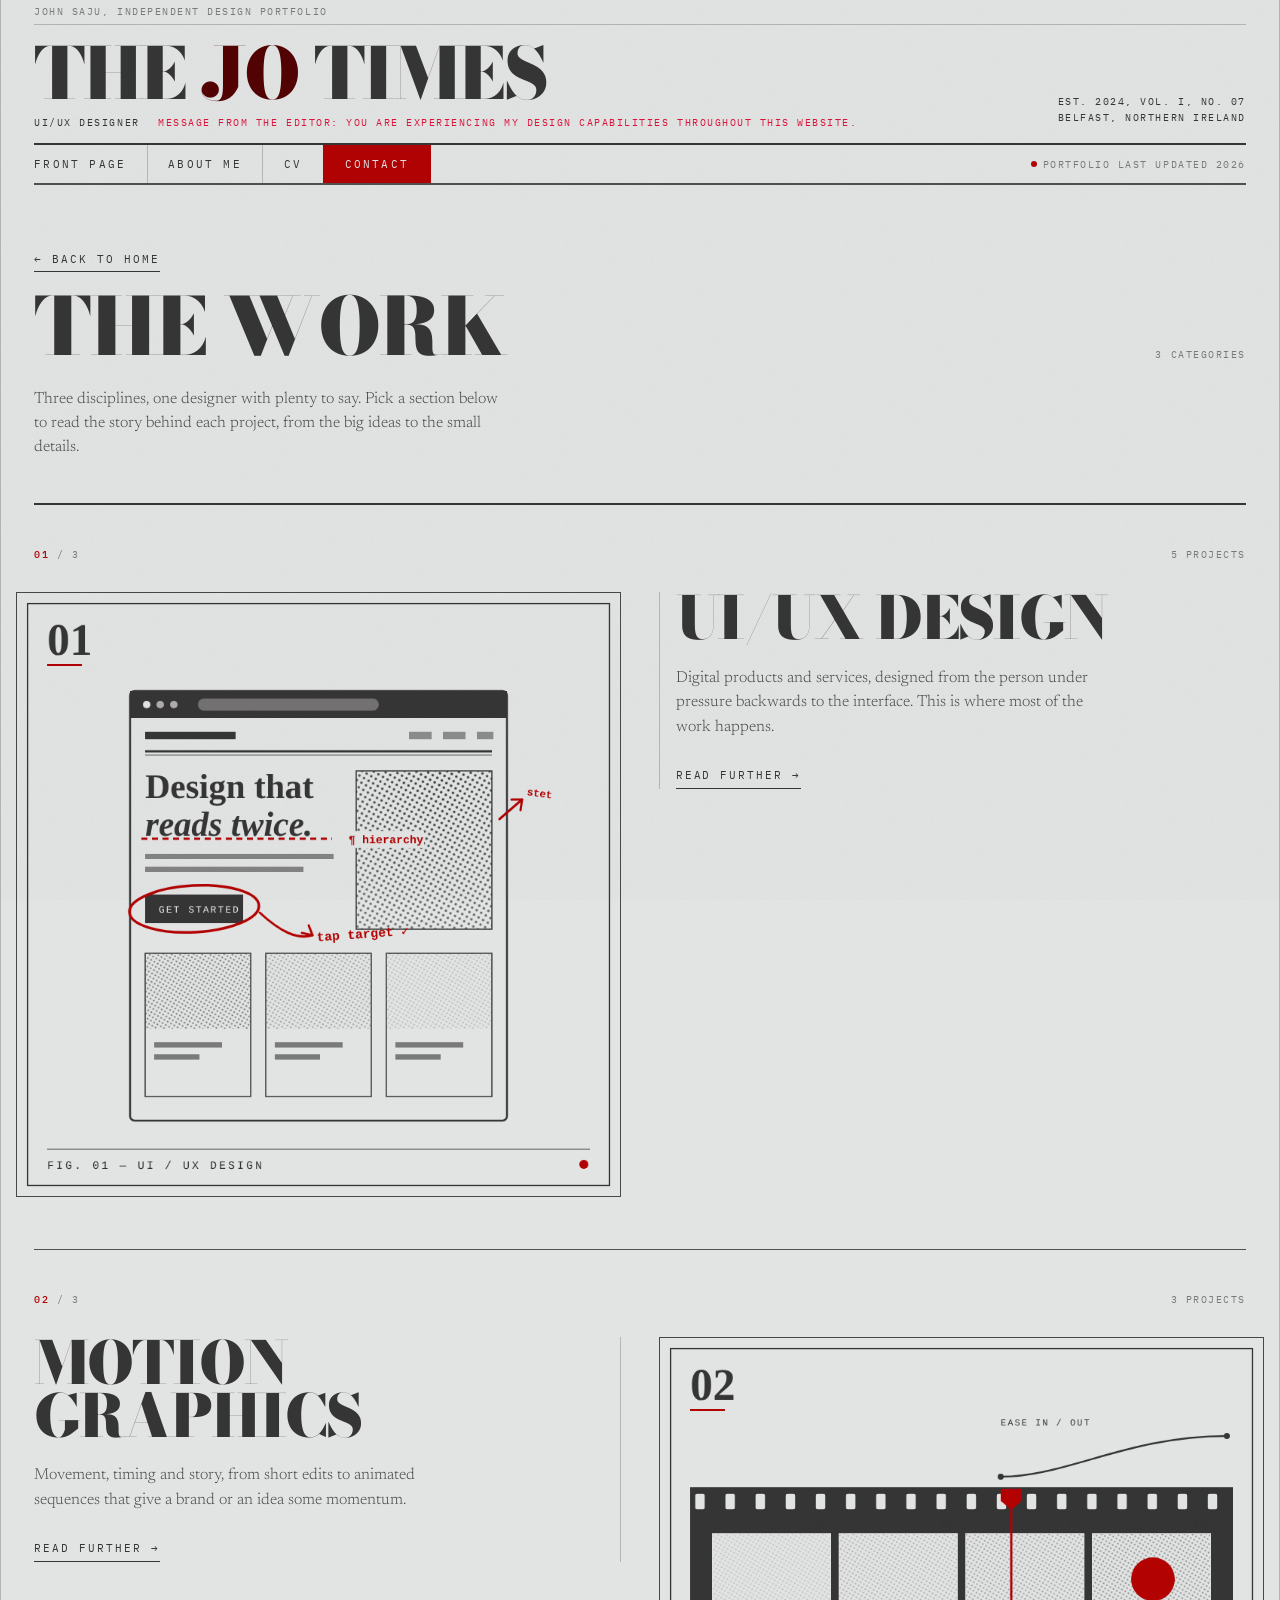
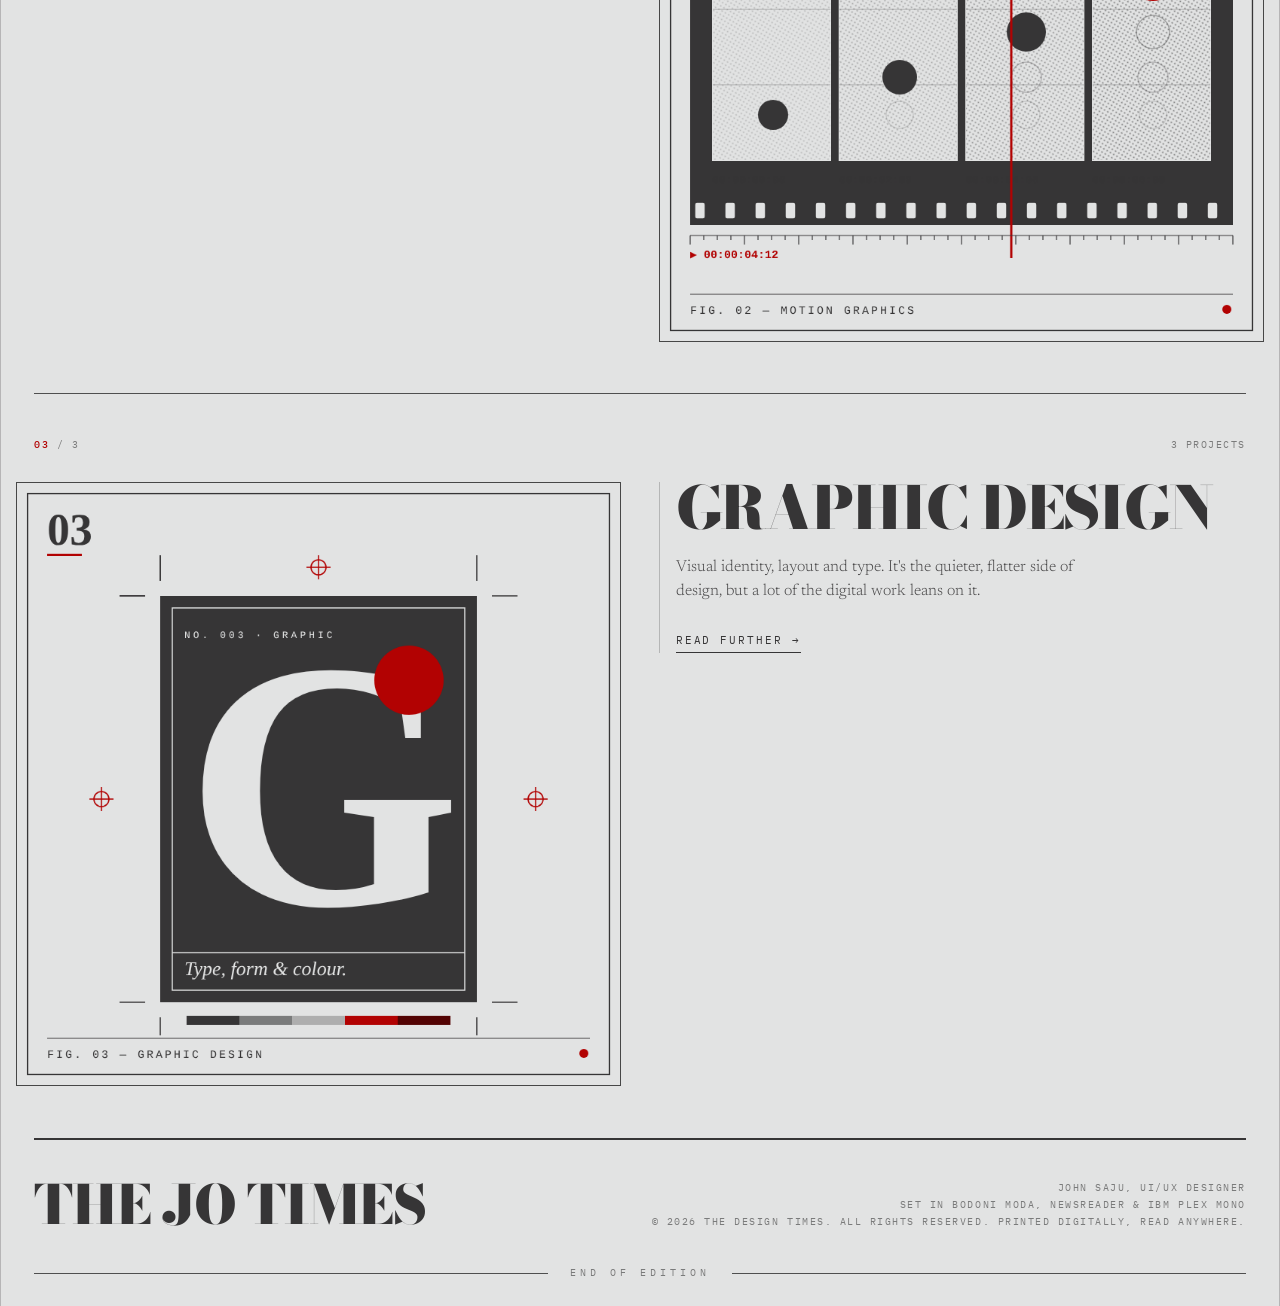
<file: works.html>
<!DOCTYPE html>
<html lang="en">
<head>
<meta charset="utf-8" />
<meta name="viewport" content="width=device-width, initial-scale=1" />
<title>The Work | The JO Times</title>
<link rel="preconnect" href="https://fonts.googleapis.com">
<link rel="preconnect" href="https://fonts.gstatic.com" crossorigin>
<link href="https://fonts.googleapis.com/css2?family=Bodoni+Moda:ital,opsz,wght@0,6..96,400;0,6..96,700;0,6..96,900;1,6..96,400;1,6..96,700&family=IBM+Plex+Mono:wght@400;500&family=Newsreader:ital,opsz,wght@0,6..72,300;0,6..72,400;0,6..72,500;1,6..72,400&display=swap" rel="stylesheet">
<link rel="stylesheet" href="styles.css">
</head>
<body>

<div class="cursor" id="cursor" aria-hidden="true">View &rarr;</div>

<div class="shell">

  <header id="front">
    <div class="topbar mono">
      <span id="topbar-left"></span>
    </div>
    <div class="masthead">
      <div>
        <h1 class="masthead__title" id="masthead-title"></h1>
        <div class="masthead__sub">
          <span class="mono" id="masthead-role"></span>
          <span class="mono editor-note" id="masthead-tagline"></span>
        </div>
      </div>
      <div class="masthead__meta mono" id="masthead-meta"></div>
    </div>
    <nav class="nav" aria-label="Sections">
      <ul class="nav__list">
        <li><a href="index.html">Front Page</a></li>
        <li><a href="index.html#about">About Me</a></li>
        <li class="nav__push"><a href="cv.pdf" download>CV</a></li>
        <li class="nav__cta"><a href="index.html#contact">Contact</a></li>
      </ul>
      <p class="nav__status mono"><span class="dot"></span> <span id="nav-status"></span></p>
    </nav>
  </header>

  <div class="band band--tight">
    <a class="link back" href="index.html">&larr; Back to Home</a>
    <div class="sechead">
      <h2 id="work-h">The Work</h2>
      <div class="sechead__meta mono" id="works-meta"></div>
    </div>
    <p class="teaser__dek" id="works-intro" style="margin-top:clamp(16px,2vw,26px)"></p>
  </div>

  <div id="stories"></div>

  <footer class="foot">
    <div class="foot__top">
      <p class="foot__mast" id="foot-mast"></p>
      <div class="foot__meta mono" id="foot-meta"></div>
    </div>
    <p class="endmark"><span>End of edition</span></p>
  </footer>

</div>

<script>
Promise.all([
  fetch('data/identity.json?v=' + Date.now(), {cache:'no-store'}).then(function(r){ return r.json(); }),
  fetch('data/hero.json?v=' + Date.now(), {cache:'no-store'}).then(function(r){ return r.json(); }),
  fetch('data/award.json?v=' + Date.now(), {cache:'no-store'}).then(function(r){ return r.json(); }),
  fetch('data/works.json?v=' + Date.now(), {cache:'no-store'}).then(function(r){ return r.json(); }),
  fetch('data/projects.json?v=' + Date.now(), {cache:'no-store'}).then(function(r){ return r.json(); }),
  fetch('data/about.json?v=' + Date.now(), {cache:'no-store'}).then(function(r){ return r.json(); }),
  fetch('data/expertise.json?v=' + Date.now(), {cache:'no-store'}).then(function(r){ return r.json(); }),
  fetch('data/tools.json?v=' + Date.now(), {cache:'no-store'}).then(function(r){ return r.json(); }),
  fetch('data/contact.json?v=' + Date.now(), {cache:'no-store'}).then(function(r){ return r.json(); }),
  fetch('data/colors.json?v=' + Date.now(), {cache:'no-store'}).then(function(r){ return r.json(); })
]).then(function(parts){
  var CONFIG = Object.assign.apply(Object, [{}].concat(parts));

  // apply CMS-editable colors
  if (CONFIG.colors) {
    var root = document.documentElement.style;
    root.setProperty('--paper', CONFIG.colors.paper);
    root.setProperty('--paper-2', CONFIG.colors.paper2);
    root.setProperty('--ink', CONFIG.colors.ink);
    root.setProperty('--red', CONFIG.colors.red);
    root.setProperty('--red-deep', CONFIG.colors.redDeep);
  }

document.getElementById('topbar-left').textContent = `${CONFIG.name}, Independent Design Portfolio`;
document.getElementById('masthead-title').innerHTML = `THE <span class="amp">${CONFIG.maskheadShort}</span> TIMES`;
document.getElementById('masthead-role').textContent = CONFIG.role;
document.getElementById('masthead-tagline').textContent = CONFIG.editorNote;
document.getElementById('masthead-meta').innerHTML = `<span>${CONFIG.issueLine}</span><span>${CONFIG.contact.location}</span>`;
document.getElementById('nav-status').textContent = `Portfolio last updated ${new Date().getFullYear()}`;
document.getElementById('works-meta').innerHTML = `<span>${CONFIG.workCategories.length} categories</span>`;
document.getElementById('works-intro').textContent = CONFIG.works.pageIntro;

/* ---------- category icons (simple line-art, monochrome) ---------- */
function categoryIcon(kind){
  const s = 'stroke="var(--ink)" stroke-width="3" fill="none" stroke-linecap="round" stroke-linejoin="round"';
  const wrap = inner => `<svg viewBox="0 0 100 100" xmlns="http://www.w3.org/2000/svg">${inner}</svg>`;
  switch(kind){
    case 'uiux':
      return wrap(`<rect x="14" y="18" width="72" height="52" rx="3" ${s}/><line x1="14" y1="32" x2="86" y2="32" ${s}/><circle cx="22" cy="25" r="2" fill="var(--ink)"/><circle cx="30" cy="25" r="2" fill="var(--ink)"/><path d="M26 46h30M26 56h44M26 66h20" ${s}/>`);
    case 'motion':
      return wrap(`<circle cx="50" cy="50" r="34" ${s}/><path d="M42 36 L68 50 L42 64 Z" fill="var(--ink)"/>`);
    case 'graphic':
      return wrap(`<path d="M20 80 L60 20 L80 32 L40 92 Z" ${s}/><path d="M20 80 L30 68 L40 92 Z" fill="var(--ink)"/>`);
    default: return wrap('');
  }
}

/* ---------- render each category as a "story" ---------- */
const cats = CONFIG.workCategories;
const stories = cats.map((c,i)=>{
  const count = CONFIG.projects.filter(p=>p.category === c.slug).length;
  return `
  <article class="story${i % 2 ? ' story--flip' : ''}">
    <div class="story__rail mono">
      <span><b class="no">${String(i+1).padStart(2,'0')}</b> / ${cats.length}</span>
      <span>${count} project${count === 1 ? '' : 's'}</span>
    </div>
    <div class="story__grid">
      <figure class="story__fig">
        <div class="plate story__plate${c.image ? ' plate--plain' : ''}"${c.image ? ' style="aspect-ratio:1/1"' : ''}>
          ${c.image ? `<img src="${c.image}" alt="${c.name}">` : `<span class="plate__tag mono">${String(i+1).padStart(2,'0')}</span>
          <div class="plate__icon">${categoryIcon(c.icon)}</div>`}
        </div>
      </figure>
      <div class="story__body">
        <a class="story__link" href="${c.page}" data-cursor="View &rarr;">
          <h3><span class="rvl"><span>${c.name}</span></span></h3>
        </a>
        <p class="story__dek fade" style="--d:120ms">${c.blurb}</p>
        <a class="link story__cta fade" style="--d:200ms" href="${c.page}" data-cursor="View &rarr;">Read further <span class="arw">&rarr;</span></a>
      </div>
    </div>
  </article>`;
}).join('');
document.getElementById('stories').innerHTML = stories;

document.getElementById('foot-mast').innerHTML = `THE <span class="amp">${CONFIG.maskheadShort}</span> TIMES`;
document.getElementById('foot-meta').innerHTML = `
  <span>${CONFIG.name}, ${CONFIG.role}</span>
  <span>Set in Bodoni Moda, Newsreader &amp; IBM Plex Mono</span>
  <span>${CONFIG.contact.finePrint}</span>
`;

/* ---------- reveal on scroll ---------- */
const targets = document.querySelectorAll('.band, .story, .foot, header#front');
if('IntersectionObserver' in window){
  const io = new IntersectionObserver((entries)=>{
    entries.forEach(e=>{ if(e.isIntersecting){ e.target.classList.add('is-in'); io.unobserve(e.target); } });
  }, { rootMargin:'0px 0px -10% 0px', threshold:0 });
  targets.forEach(t=>io.observe(t));
} else {
  targets.forEach(t=>t.classList.add('is-in'));
}
requestAnimationFrame(()=>document.querySelector('header#front').classList.add('is-in'));

/* ---------- press-stamp cursor ---------- */
const cursor = document.getElementById('cursor');
const fine = window.matchMedia('(hover:hover) and (pointer:fine)').matches;
if(fine){
  let x=0,y=0,cx=0,cy=0,raf=null;
  const loop = ()=>{
    cx += (x-cx)*0.22; cy += (y-cy)*0.22;
    cursor.style.translate = `${cx}px ${cy}px`;
    raf = Math.abs(x-cx) > 0.4 || Math.abs(y-cy) > 0.4 ? requestAnimationFrame(loop) : null;
  };
  document.addEventListener('pointermove',(e)=>{
    x = e.clientX; y = e.clientY;
    if(!raf) raf = requestAnimationFrame(loop);
  }, { passive:true });
  document.addEventListener('pointerover',(e)=>{
    const hit = e.target.closest('[data-cursor]');
    if(!hit) return;
    cursor.innerHTML = hit.dataset.cursor;
    cursor.classList.add('on');
  });
  document.addEventListener('pointerout',(e)=>{
    if(e.target.closest('[data-cursor]')) cursor.classList.remove('on');
  });
}
});
</script>
</body>
</html>
</file>
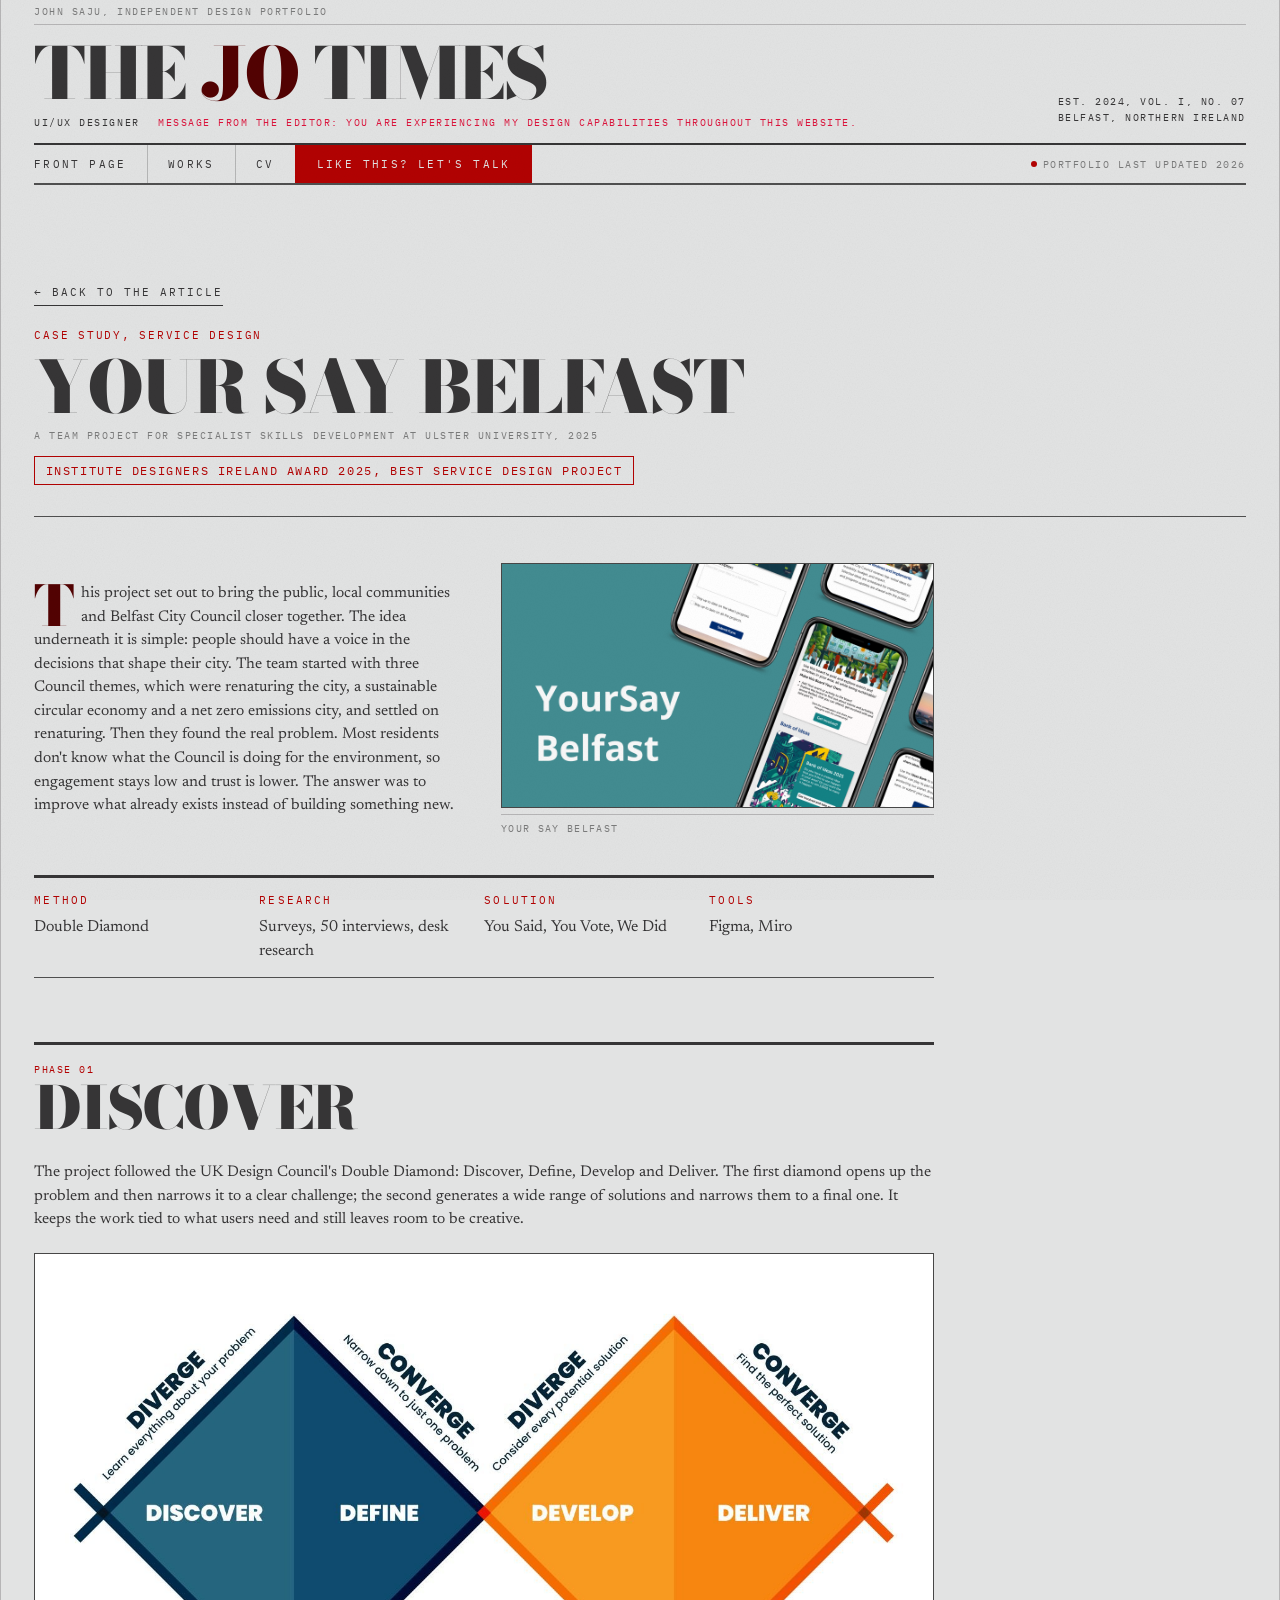
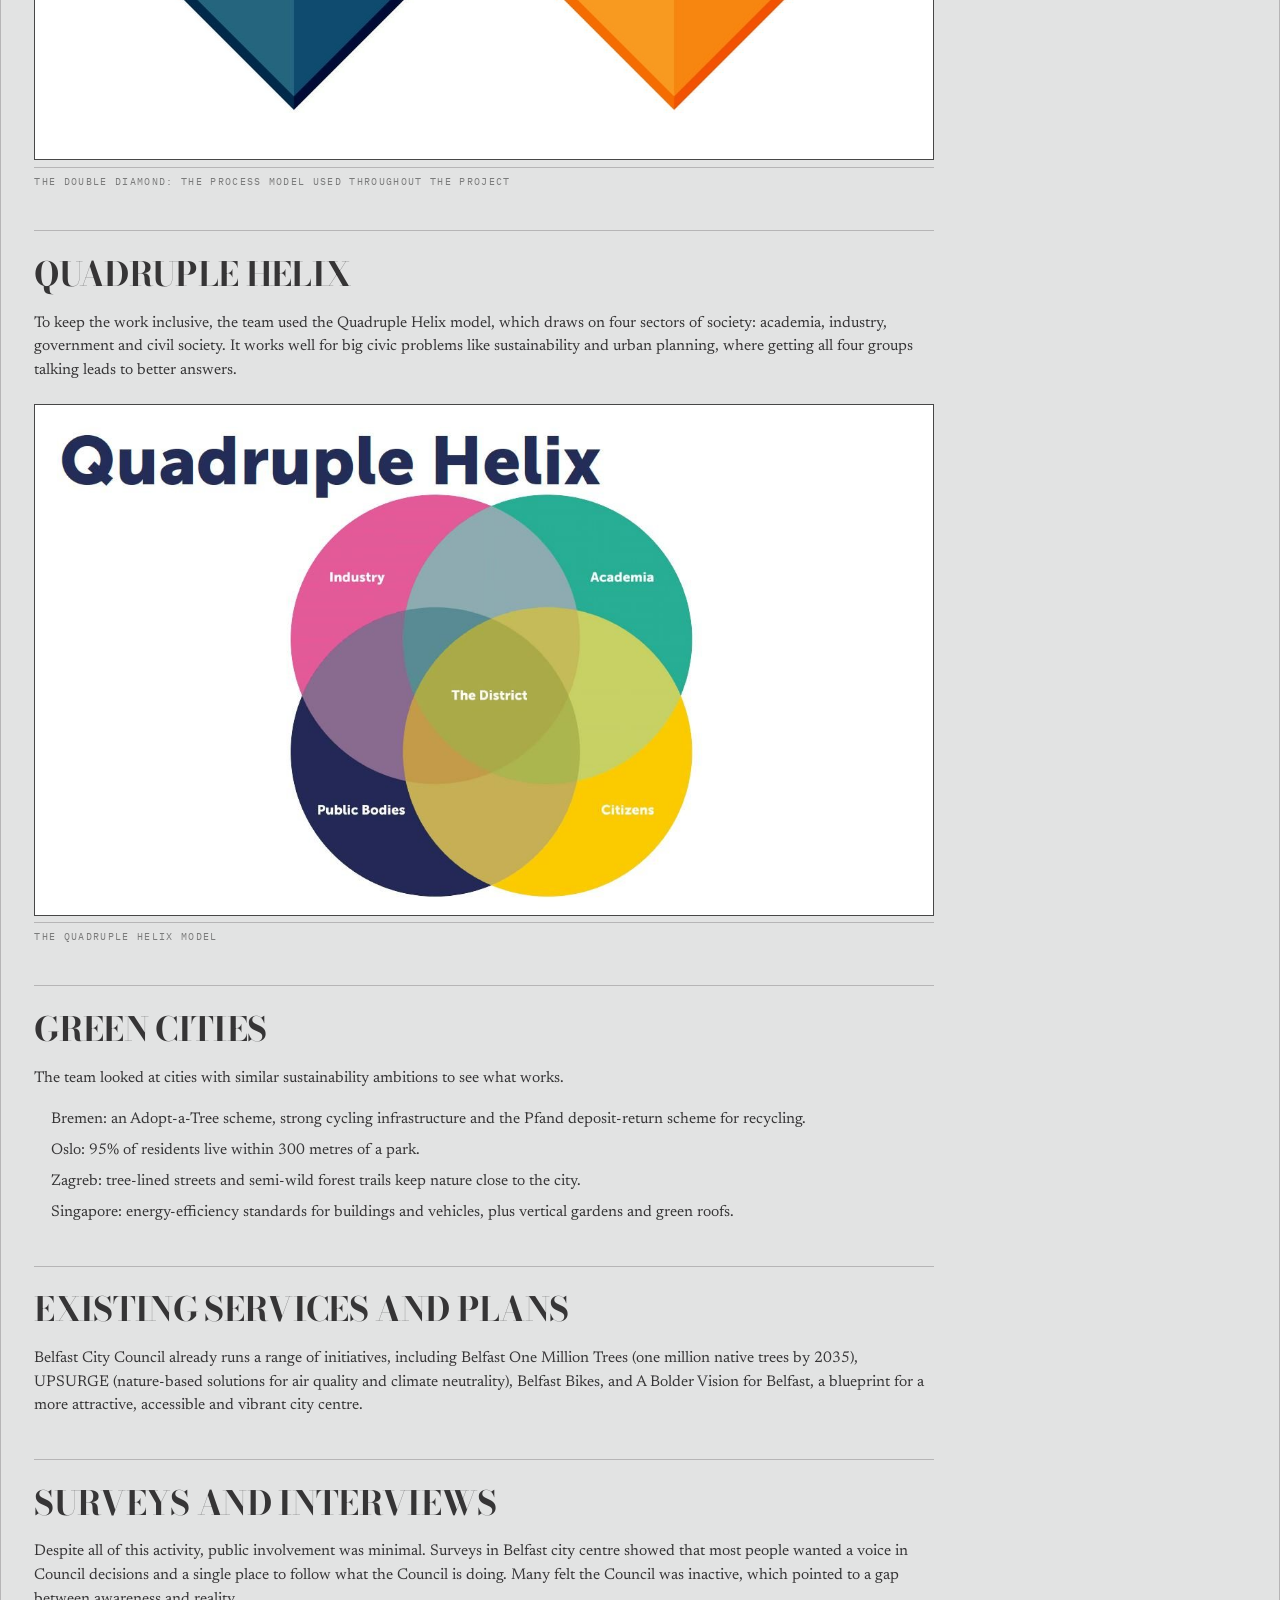
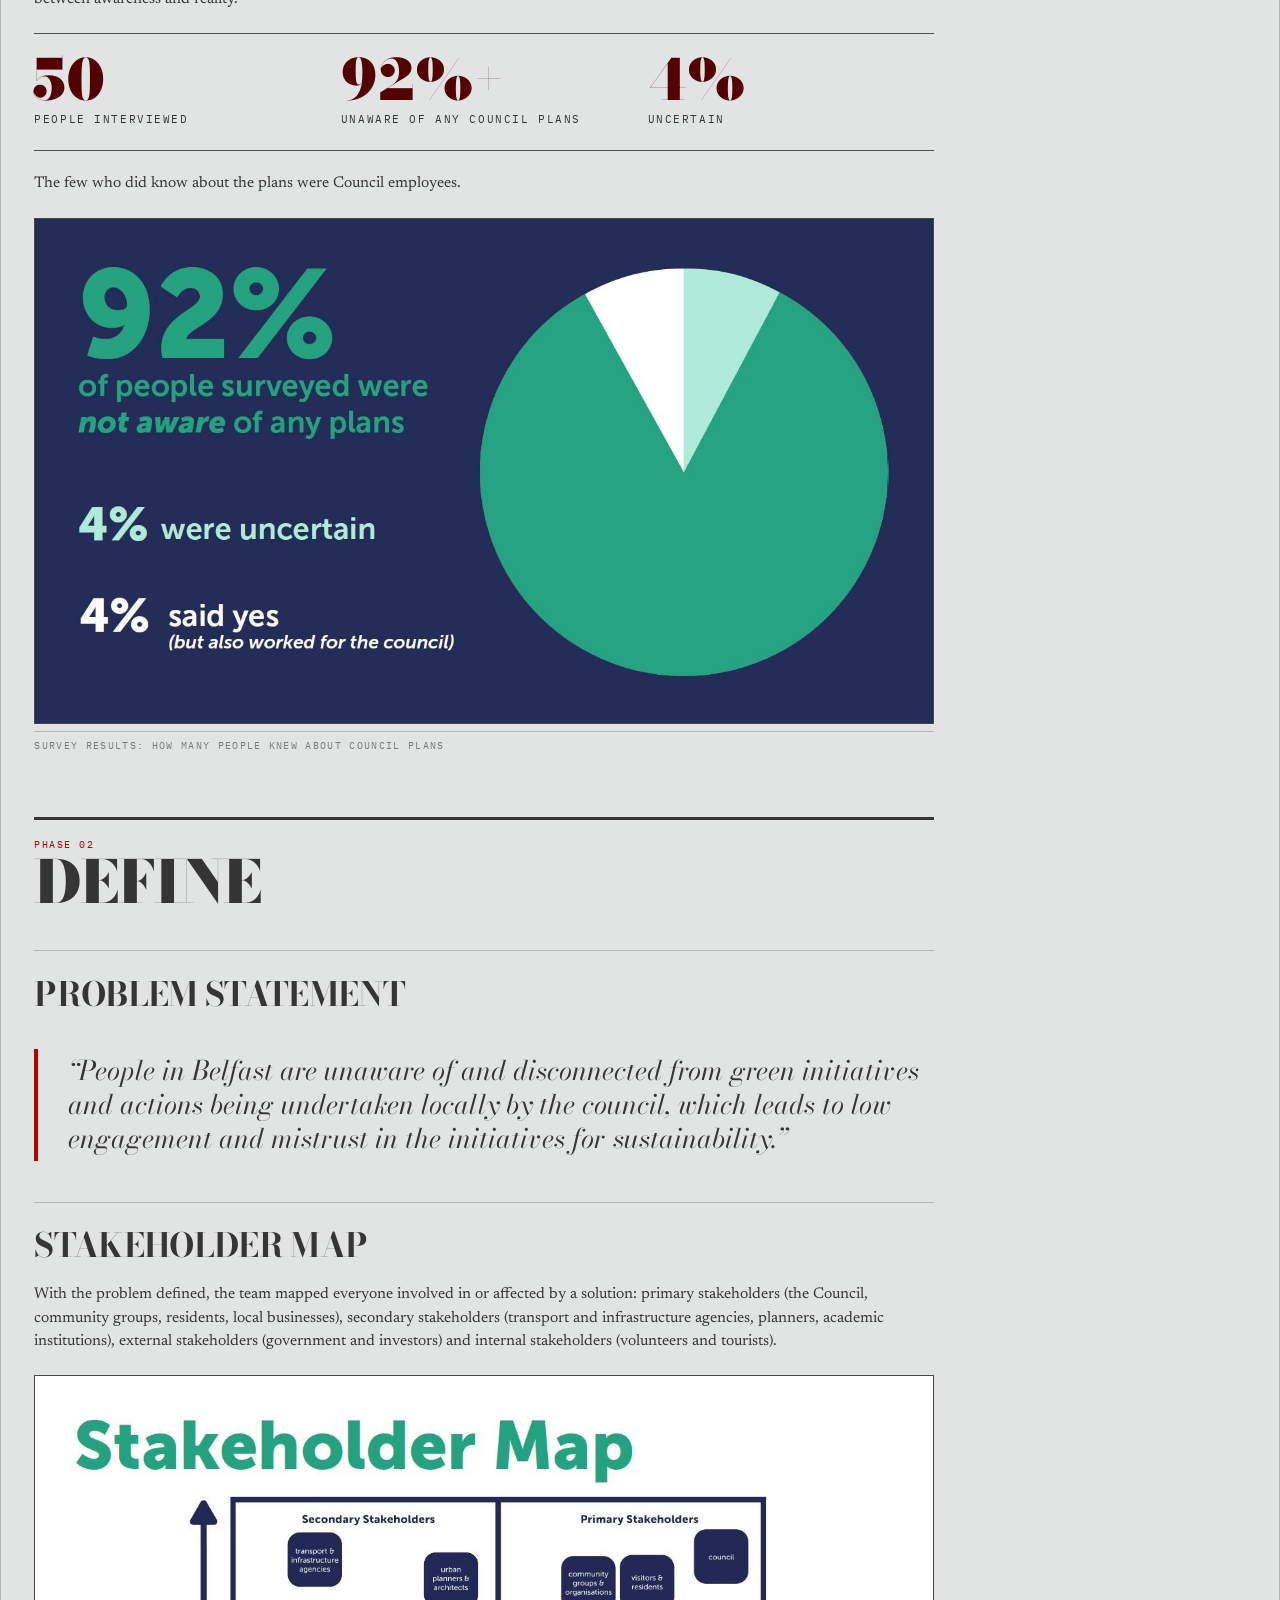
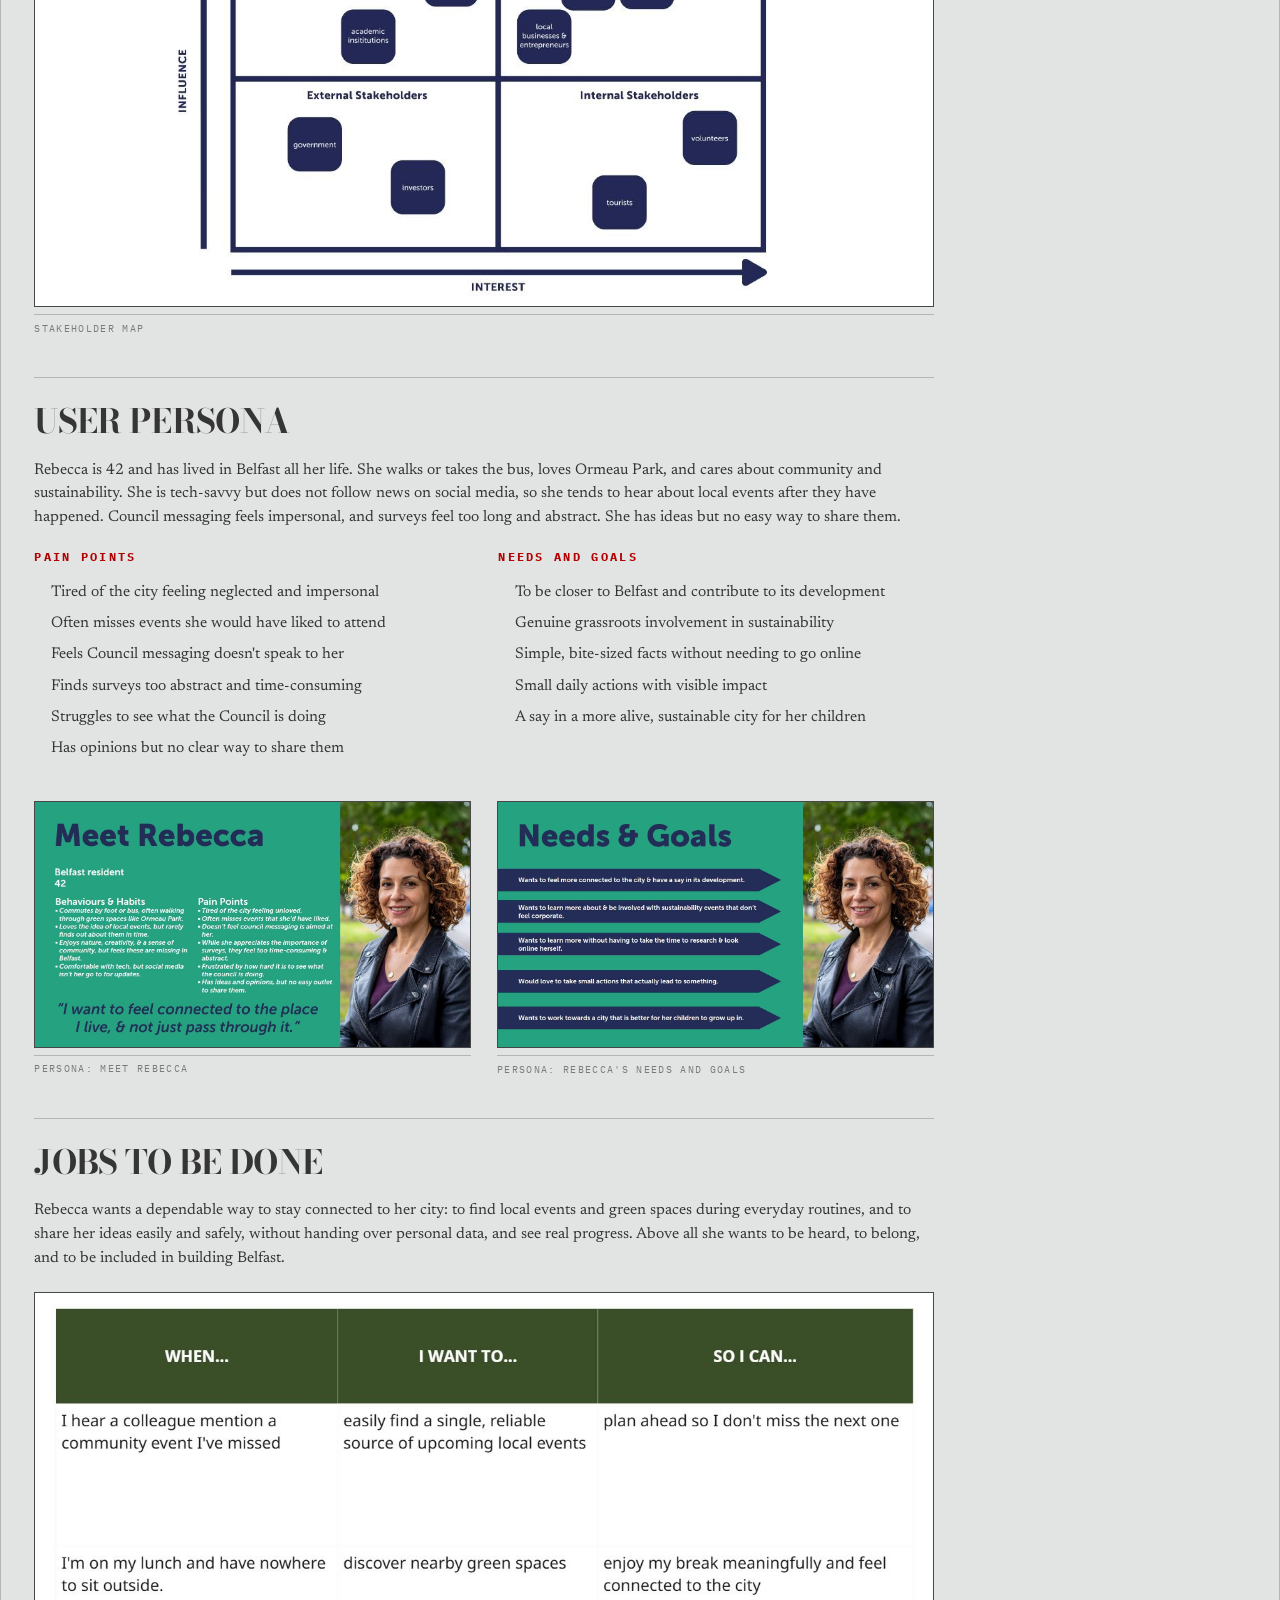
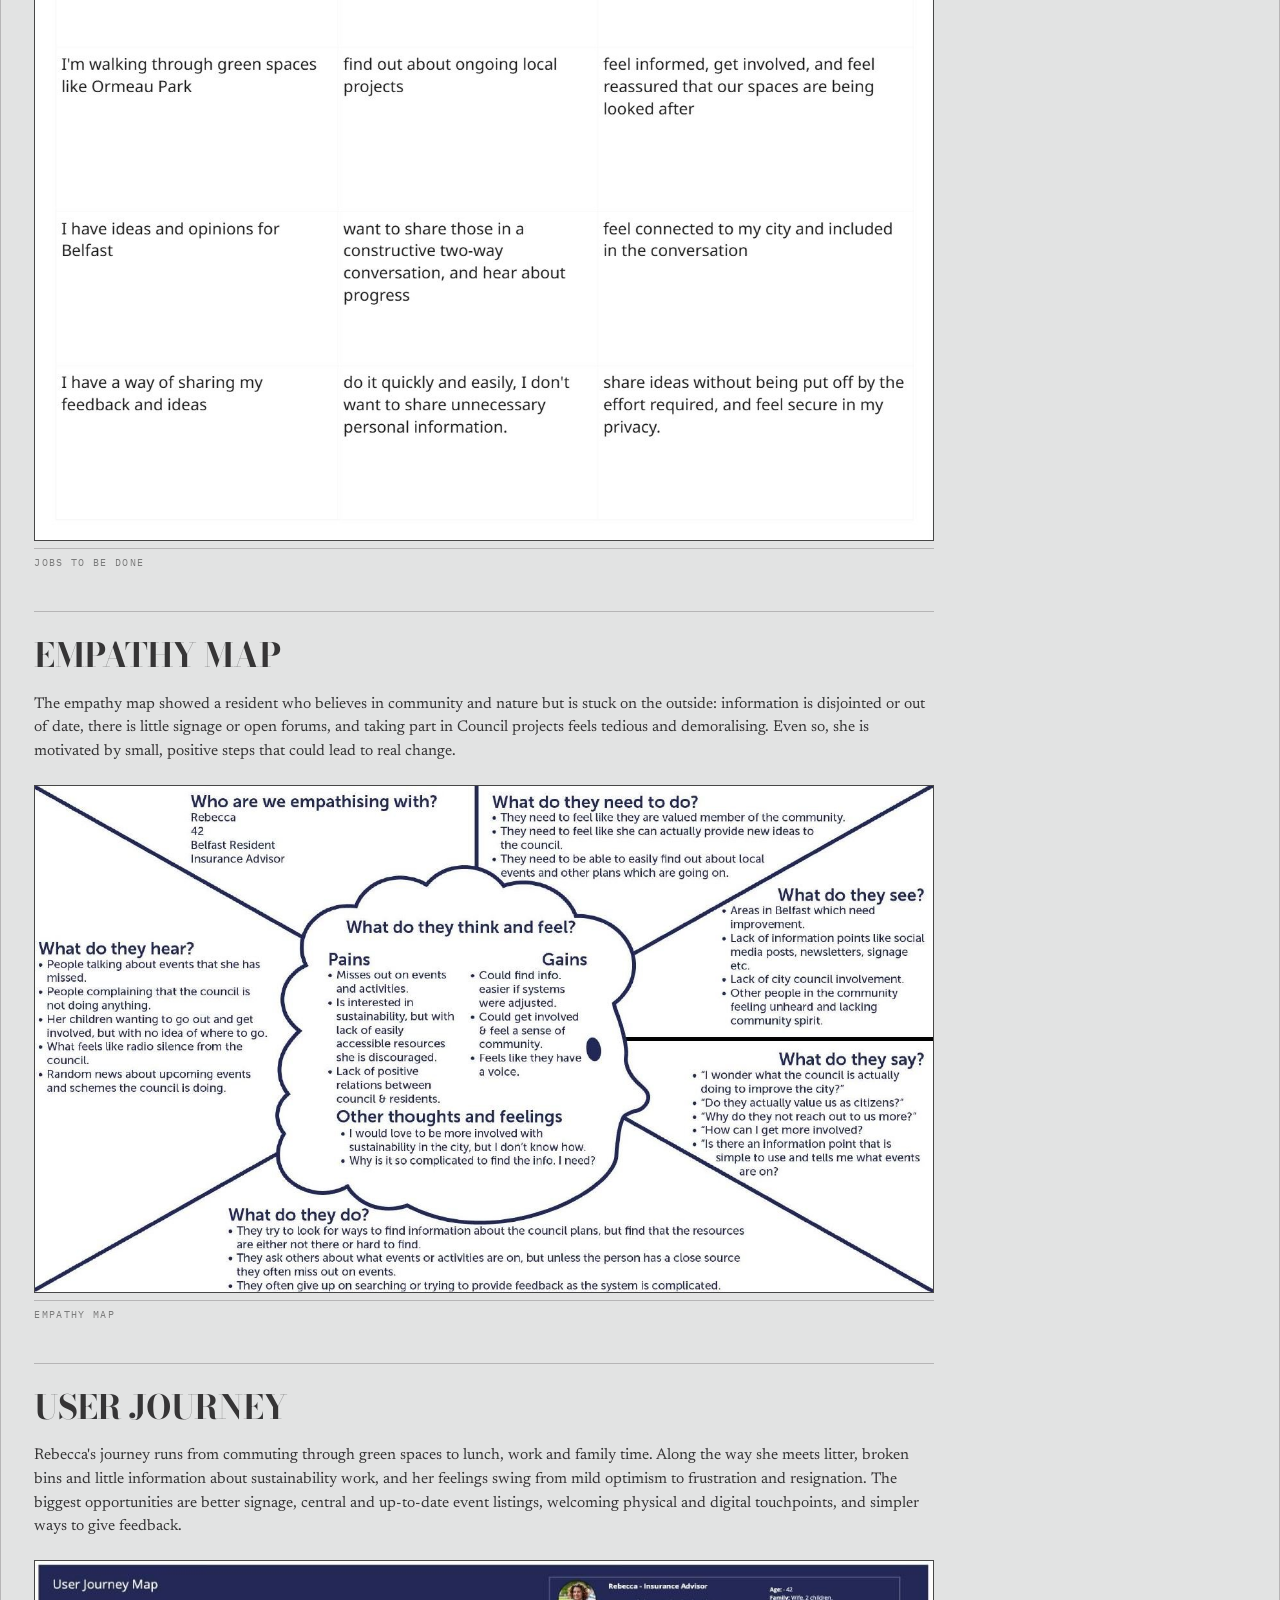
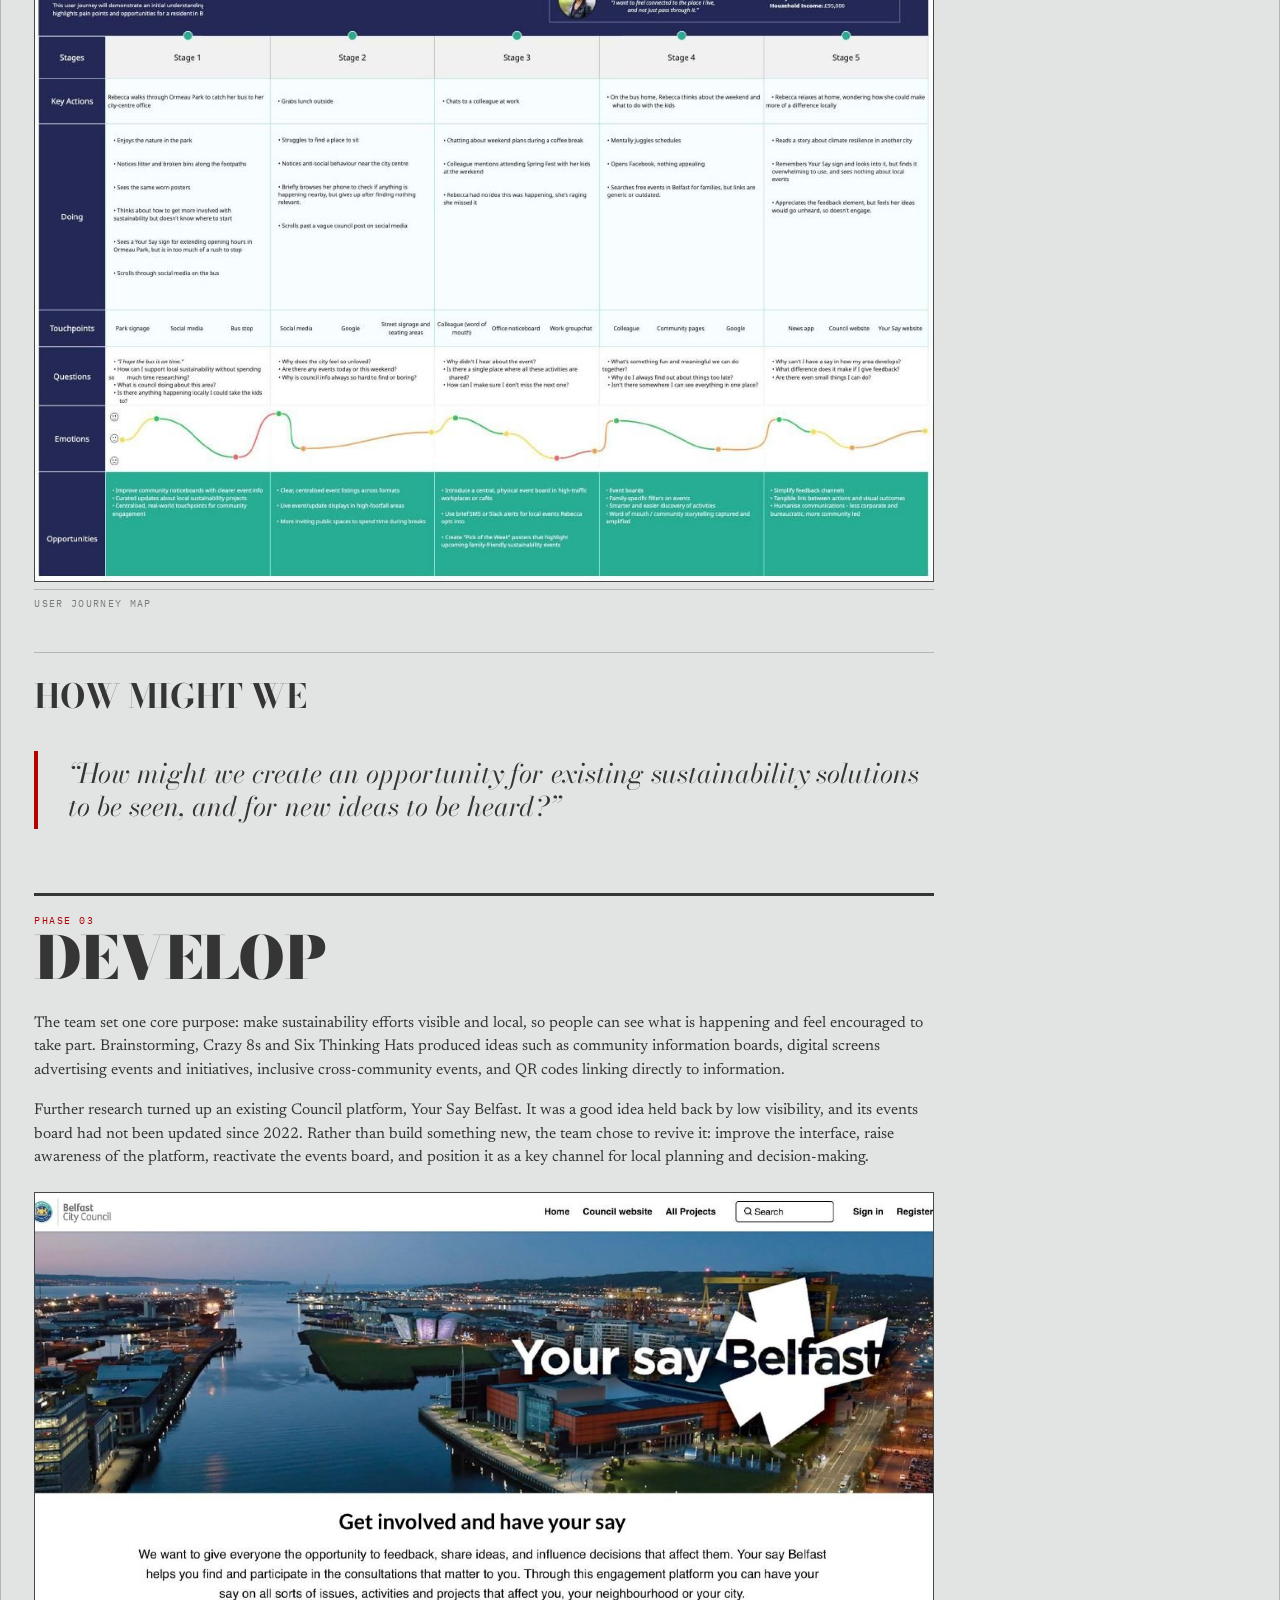
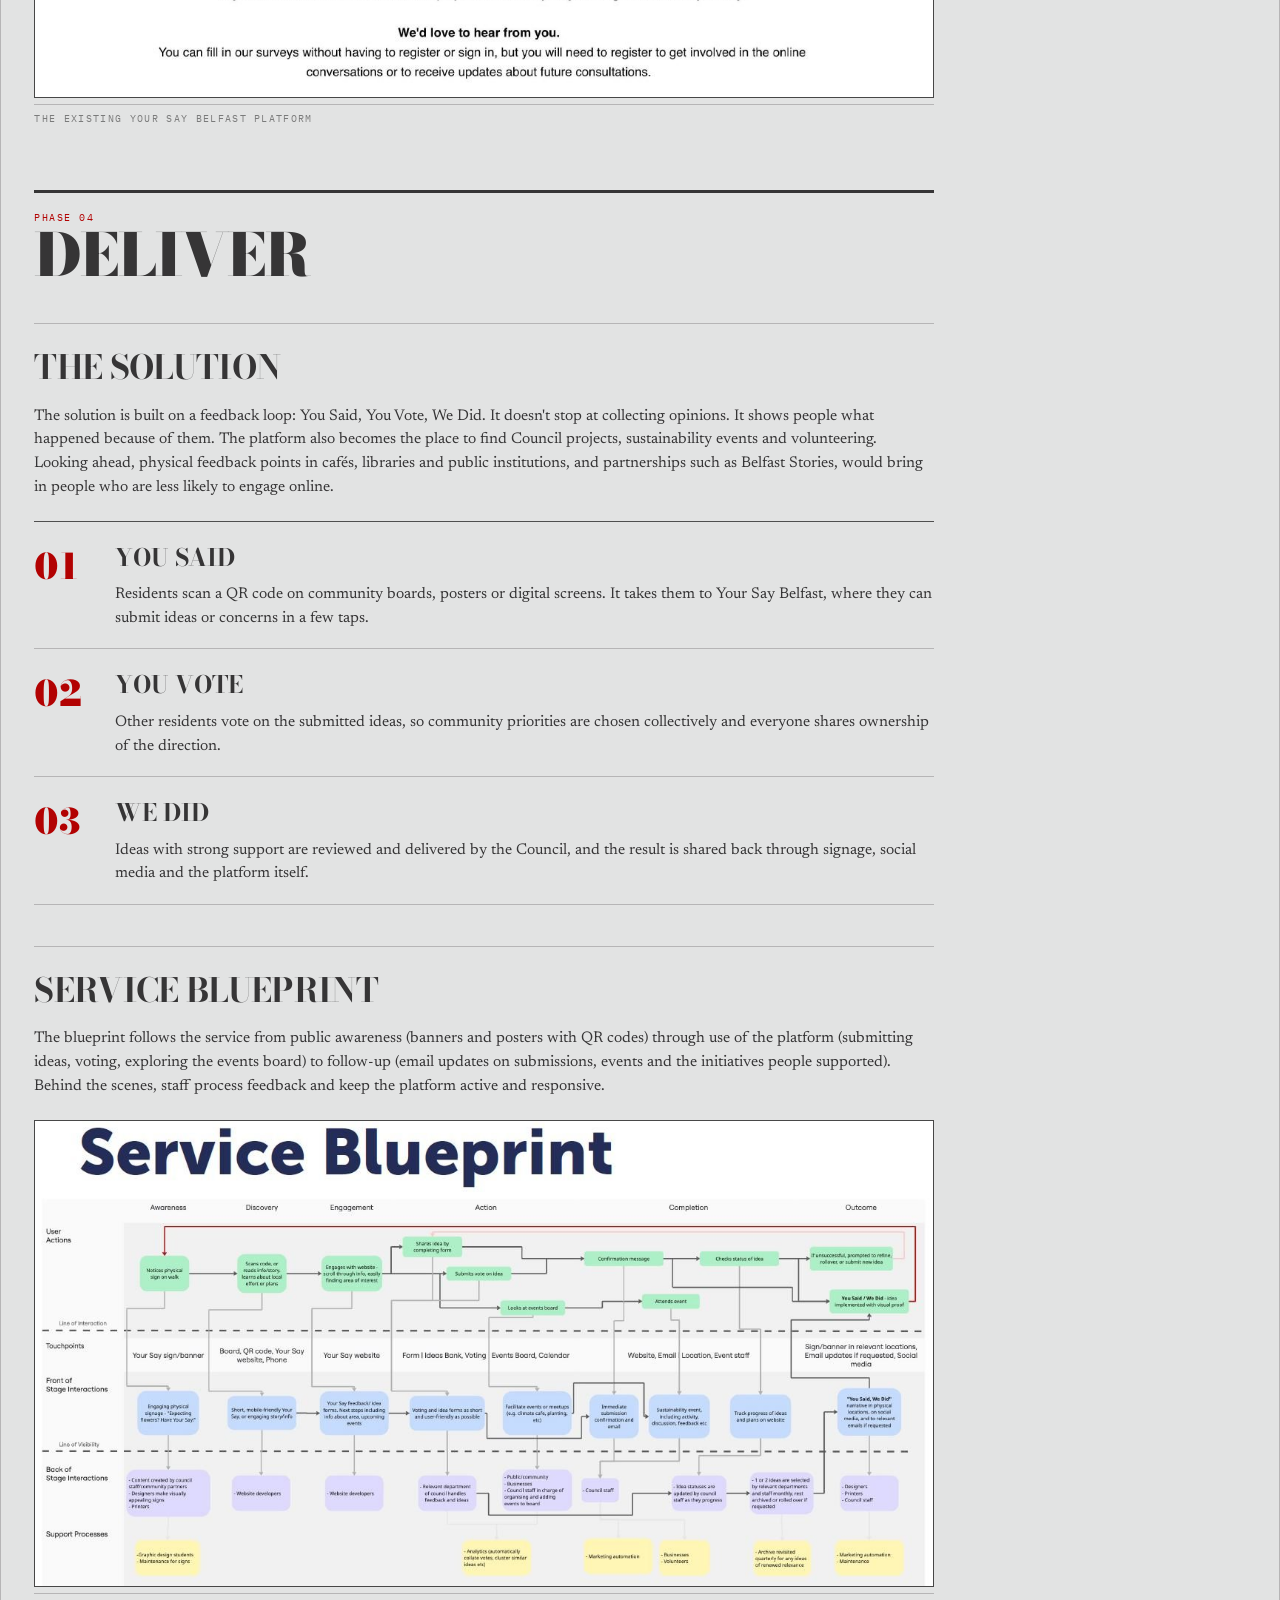
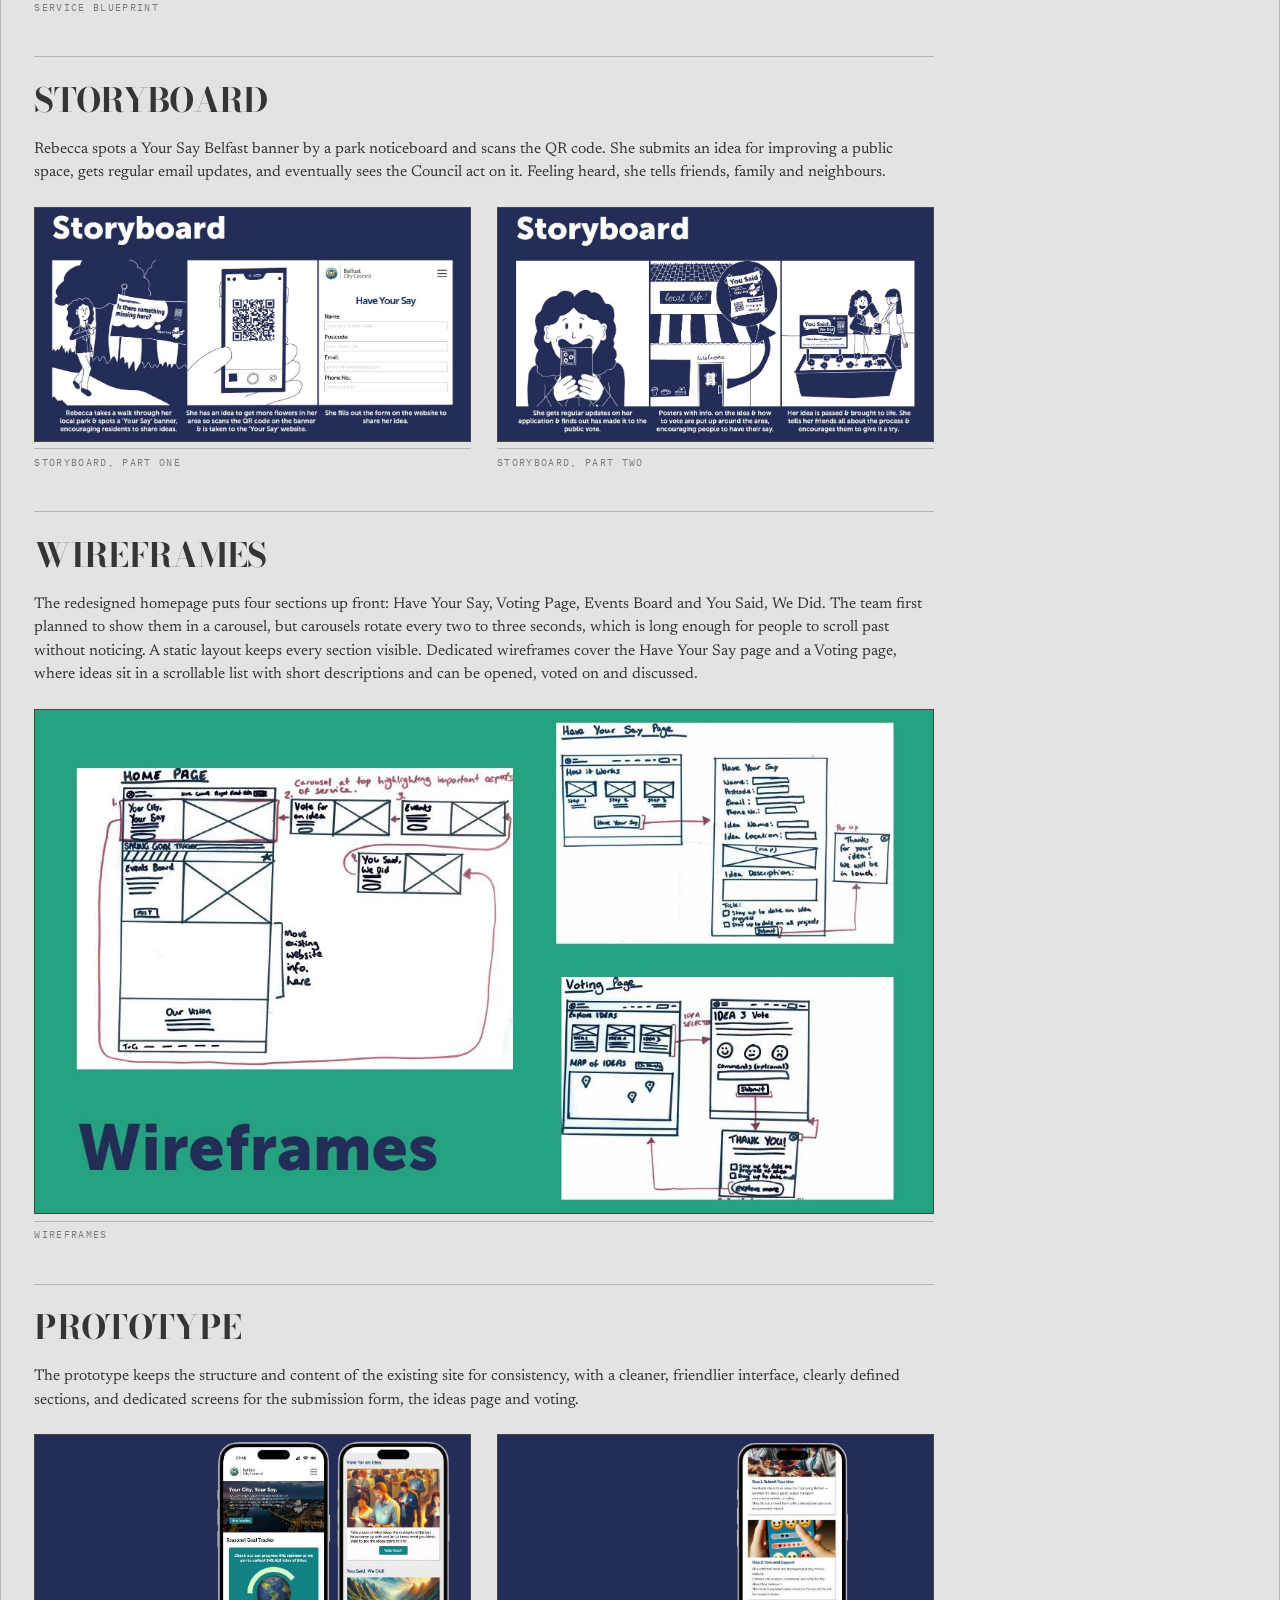
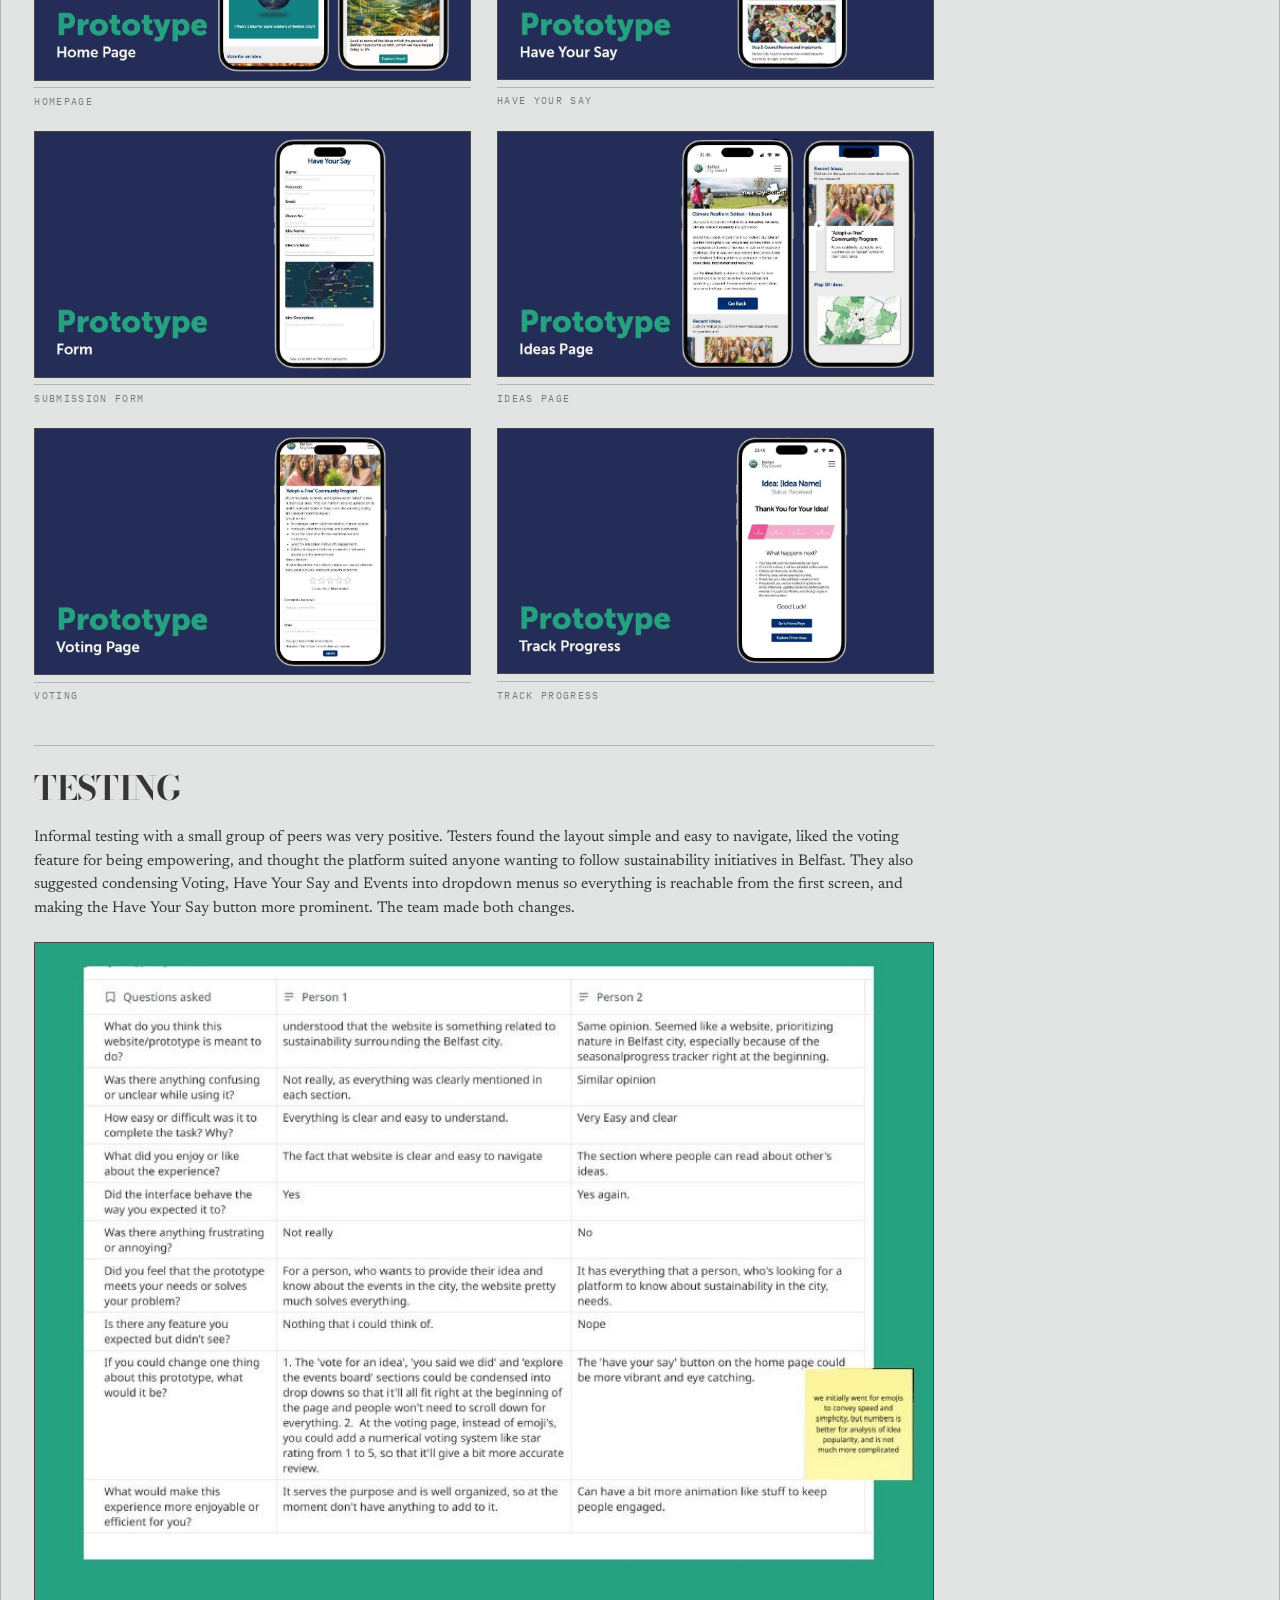
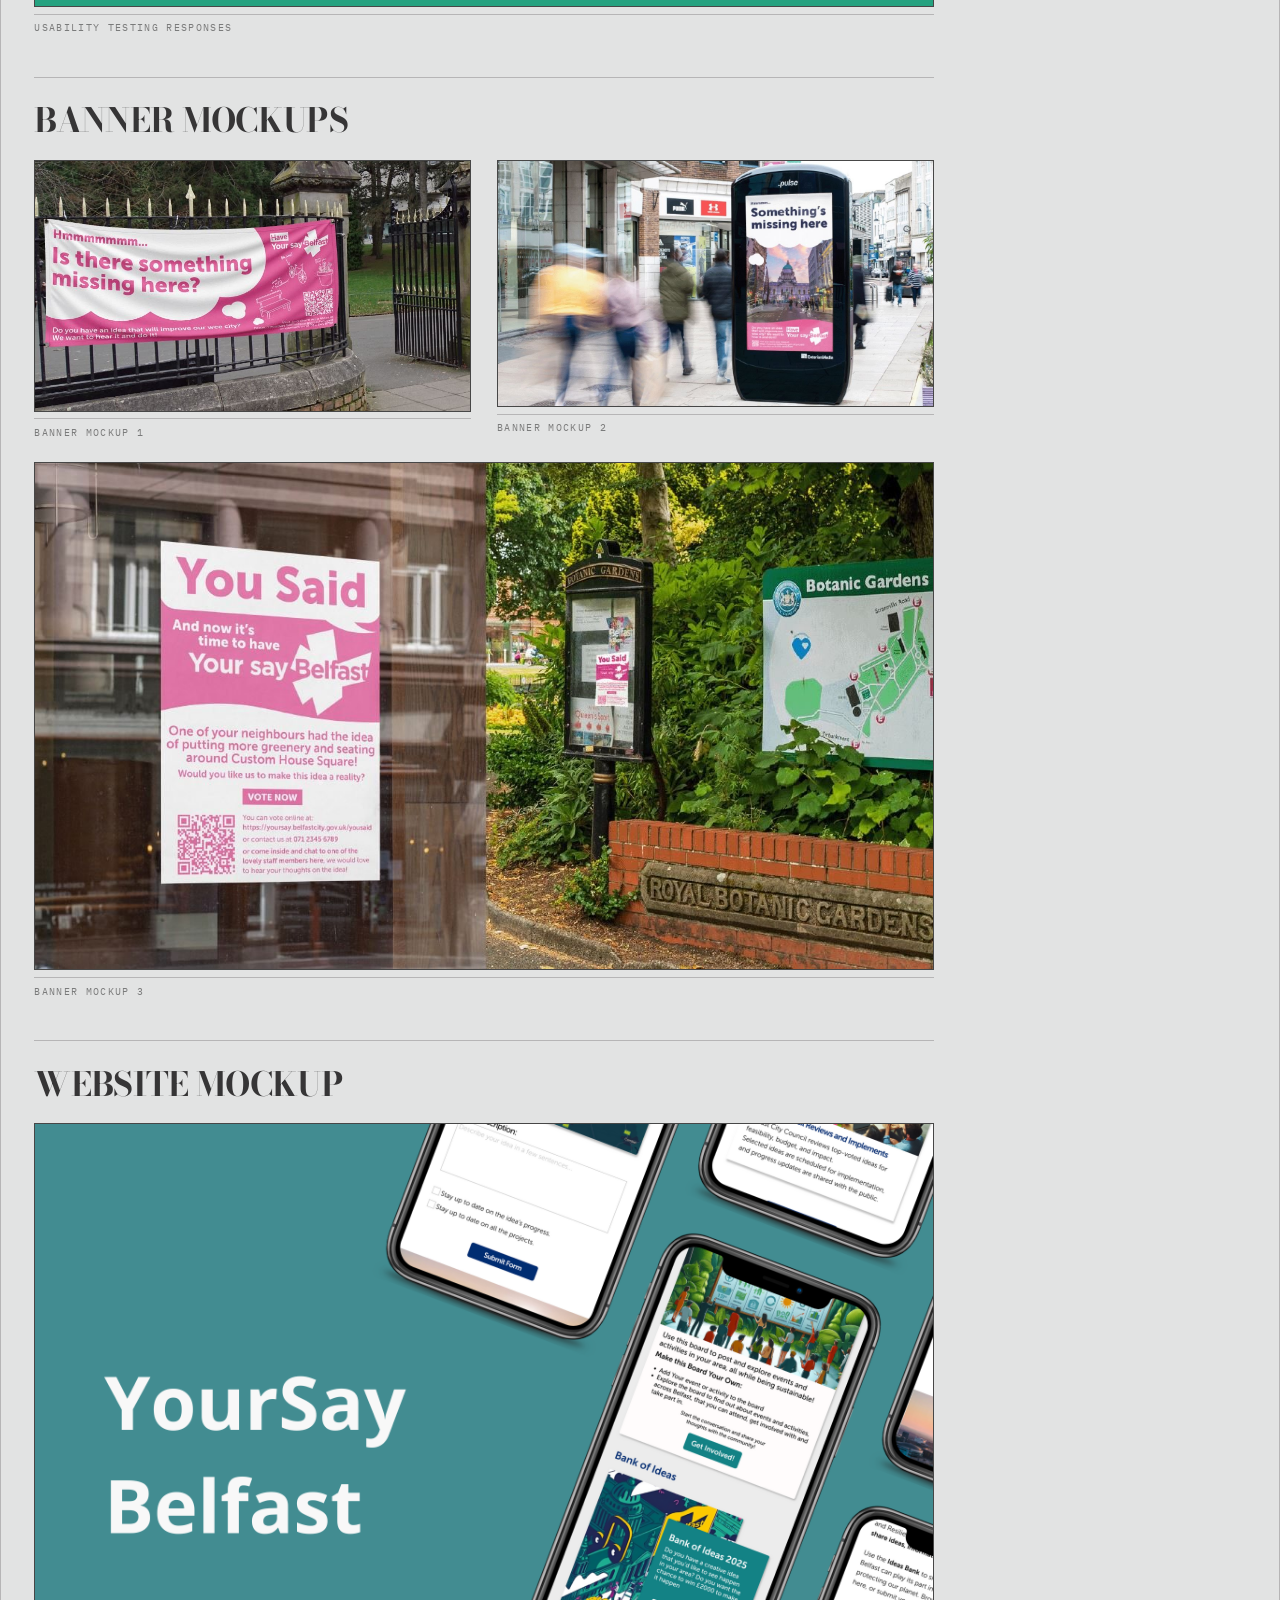
<file: yoursay-belfast.html>
<!DOCTYPE html>
<html lang="en">
<head>
<meta charset="utf-8" />
<meta name="viewport" content="width=device-width, initial-scale=1" />
<title>Your Say Belfast | Case Study | The JO Times</title>
<link rel="preconnect" href="https://fonts.googleapis.com">
<link rel="preconnect" href="https://fonts.gstatic.com" crossorigin>
<link href="https://fonts.googleapis.com/css2?family=Bodoni+Moda:ital,opsz,wght@0,6..96,400;0,6..96,700;0,6..96,900;1,6..96,400;1,6..96,700&family=IBM+Plex+Mono:wght@400;500&family=Newsreader:ital,opsz,wght@0,6..72,300;0,6..72,400;0,6..72,500;1,6..72,400&display=swap" rel="stylesheet">
<link rel="stylesheet" href="styles.css">
<style>
.cs-body{max-width:900px}
.cs-award{display:inline-block;margin-top:1.2em;padding:.5em .9em;border:1px solid var(--red);color:var(--red);letter-spacing:.14em;font-size:.72rem;text-transform:uppercase}
.cs-facts{display:grid;grid-template-columns:repeat(4,1fr);border-top:3px solid var(--ink);border-bottom:1px solid var(--rule-strong);margin:clamp(24px,3vw,40px) 0}
.cs-facts div{padding:14px 16px 14px 0}
.cs-facts dt{font-family:var(--mono);font-size:.68rem;letter-spacing:.2em;text-transform:uppercase;color:var(--red)}
.cs-facts dd{margin:.4em 0 0;font-size:1rem}
.cs-phase{margin:clamp(44px,5vw,76px) 0 0;padding-top:18px;border-top:3px solid var(--ink)}
.cs-phase .mono{display:block;margin-bottom:.5em}
.cs-phase h2{margin-bottom:.45em;font-family:var(--display);font-weight:900;font-size:clamp(2.2rem,4.6vw,4.4rem);line-height:.9;letter-spacing:-.03em;text-transform:uppercase}
.cs-quote{margin:1.4em 0;padding:.2em 0 .2em 1.1em;border-left:4px solid var(--red);font-family:var(--display);font-style:italic;font-size:clamp(1.25rem,2.1vw,1.9rem);line-height:1.25}
.cs-stats{display:grid;grid-template-columns:repeat(auto-fit,minmax(150px,1fr));gap:20px;margin:1.4em 0;border-top:1px solid var(--rule-strong);border-bottom:1px solid var(--rule-strong);padding:18px 0}
.cs-stats b{display:block;font-family:var(--display);font-weight:900;font-size:clamp(2.2rem,4.4vw,3.8rem);line-height:1;color:var(--red-deep)}
.cs-stats span{font-family:var(--mono);font-size:.7rem;letter-spacing:.14em;text-transform:uppercase}
.cs-list{margin:1em 0 1.2em;padding-left:1.1em}.cs-list li{margin-bottom:.5em}
.cs-two{display:grid;grid-template-columns:1fr 1fr;gap:28px;margin:1.2em 0}
.cs-two h4{font-family:var(--mono);font-size:.72rem;letter-spacing:.2em;text-transform:uppercase;color:var(--red);margin-bottom:.6em}
.cs-steps{counter-reset:s;margin:1.4em 0;border-top:1px solid var(--rule-strong)}
.cs-steps>div{display:grid;grid-template-columns:4.2em 1fr;gap:16px;padding:18px 0;border-bottom:1px solid var(--rule)}
.cs-steps .n{font-family:var(--display);font-weight:900;font-size:2.2rem;color:var(--red)}
.cs-steps h4{font-family:var(--display);font-weight:700;font-size:1.5rem;text-transform:uppercase;margin-bottom:.3em}
.cs-steps p{margin:0}
.cs-figs{display:grid;grid-template-columns:repeat(2,1fr);gap:clamp(14px,2vw,26px);margin:1.4em 0}
.cs-figs figure,.cs-figs .full{margin:0}.cs-figs .full{grid-column:1/-1}
.plate--auto{aspect-ratio:auto!important;min-height:140px}.plate--auto img{height:auto!important;display:block;object-fit:contain}
.cs-links{margin-top:clamp(40px,4vw,64px);padding-top:18px;border-top:1px solid var(--rule-strong);display:flex;gap:28px;flex-wrap:wrap}
@media (max-width:700px){.cs-facts{grid-template-columns:1fr 1fr}.cs-two,.cs-figs{grid-template-columns:1fr}}
</style>
</head>
<body>

<div class="shell">

  <header id="front">
    <div class="topbar mono">
      <span id="topbar-left"></span>
    </div>
    <div class="masthead">
      <div>
        <h1 class="masthead__title" id="masthead-title"></h1>
        <div class="masthead__sub">
          <span class="mono" id="masthead-role"></span>
          <span class="mono editor-note" id="masthead-tagline"></span>
        </div>
      </div>
      <div class="masthead__meta mono" id="masthead-meta"></div>
    </div>
    <nav class="nav" aria-label="Sections">
      <ul class="nav__list">
        <li><a href="index.html">Front Page</a></li>
        <li><a href="index.html#work">Works</a></li>
        <li class="nav__push"><a href="cv.pdf" download>CV</a></li>
        <li class="nav__cta"><a href="index.html#contact">Contact</a></li>
      </ul>
      <p class="nav__status mono"><span class="dot"></span> <span id="nav-status"></span></p>
    </nav>
  </header>

  <div class="band">
    <a class="link back" href="award.html">&larr; Back to the article</a>

    <div class="article-head">
      <p class="mono mono--l mono--red" id="article-eyebrow" style="margin-bottom:1.2em"></p>
      <h1 id="article-headline"></h1>
      <p class="article-byline mono" id="article-byline"></p>
    </div>

    <div class="article-body cs-body" id="article-body"></div>
  </div>

  <footer class="foot">
    <div class="foot__top">
      <p class="foot__mast" id="foot-mast"></p>
      <div class="foot__meta mono" id="foot-meta"></div>
    </div>
    <p class="endmark"><span>End of edition</span></p>
  </footer>

</div>

<script>
Promise.all([
  fetch('data/identity.json?v=' + Date.now(), {cache:'no-store'}).then(function(r){ return r.json(); }),
  fetch('data/contact.json?v=' + Date.now(), {cache:'no-store'}).then(function(r){ return r.json(); }),
  fetch('data/colors.json?v=' + Date.now(), {cache:'no-store'}).then(function(r){ return r.json(); }),
  fetch('data/yoursay.json?v=' + Date.now(), {cache:'no-store'}).then(function(r){ return r.json(); }),
  fetch('data/projects.json?v=' + Date.now(), {cache:'no-store'}).then(function(r){ return r.json(); })
]).then(function(parts){
  var CONFIG = Object.assign.apply(Object, [{}].concat(parts));
  if (CONFIG.colors) {
    var root = document.documentElement.style;
    root.setProperty('--paper', CONFIG.colors.paper);
    root.setProperty('--paper-2', CONFIG.colors.paper2);
    root.setProperty('--ink', CONFIG.colors.ink);
    root.setProperty('--red', CONFIG.colors.red);
    root.setProperty('--red-deep', CONFIG.colors.redDeep);
  }
document.getElementById('topbar-left').textContent = `${CONFIG.name}, Independent Design Portfolio`;
document.getElementById('masthead-title').innerHTML = `THE <span class="amp">${CONFIG.maskheadShort}</span> TIMES`;
document.getElementById('masthead-role').textContent = CONFIG.role;
document.getElementById('masthead-tagline').textContent = CONFIG.editorNote;
document.getElementById('masthead-meta').innerHTML = `<span>${CONFIG.issueLine}</span><span>${CONFIG.contact.location}</span>`;
document.getElementById('nav-status').textContent = `Portfolio last updated ${new Date().getFullYear()}`;

const Y = CONFIG.yoursay;
document.getElementById('article-eyebrow').textContent = Y.eyebrow;
document.getElementById('article-headline').textContent = Y.title;
document.getElementById('article-byline').textContent = Y.byline;
document.querySelector('.article-head').insertAdjacentHTML('beforeend', `<span class="cs-award mono">${Y.award}</span>`);

function placeholderPhotoSVG(){
  return `<svg viewBox="0 0 160 90" xmlns="http://www.w3.org/2000/svg"><circle cx="40" cy="30" r="10" fill="none" stroke="var(--ink)" stroke-width="2.5"/><path d="M4 84 L52 40 L82 66 L118 26 L156 84 Z" fill="none" stroke="var(--ink)" stroke-width="2.5" stroke-linejoin="round"/></svg>`;
}
/* images that are not uploaded yet fall back to the placeholder instead of a broken icon */
window.imgMissing = function(img){
  var p = img.parentNode; p.classList.remove('plate--plain','plate--auto');
  p.innerHTML = '<div class="plate__icon">' + placeholderPhotoSVG() + '</div>';
};
function fig(f, cls){
  return `<figure class="${cls || ''}"><div class="plate article-plate plate--plain plate--auto"><img src="${f.src || f.url}" alt="${f.caption || ''}" loading="lazy" onerror="imgMissing(this)"></div><figcaption><span>${f.caption || ''}</span></figcaption></figure>`;
}
const li = a => `<ul class="cs-list">${a.map(x=>`<li>${x}</li>`).join('')}</ul>`;
let html = `<div class="article-row split"><p class="drop-cap">${Y.abstract}</p>${fig(Y.cover)}</div>`;
html += `<dl class="cs-facts">${Y.facts.map(f=>`<div><dt>${f.k}</dt><dd>${f.v}</dd></div>`).join('')}</dl>`;
let pend = [];
const flush = () => { if(pend.length){ html += `<div class="cs-figs">${pend.map(f=>fig(f, f.size === 'full' ? 'full' : '')).join('')}</div>`; pend = []; } };
Y.blocks.forEach(b=>{
  if(b.t === 'fig'){
    pend.push(b);
    if(b.size === 'full') flush();
    else if(pend.length === 2) flush();
    return;
  }
  flush();
  if(b.t === 'h2') html += `<div class="cs-phase"><span class="mono mono--red">${b.kicker || ''}</span><h2>${b.text}</h2></div>`;
  else if(b.t === 'h3') html += `<h3 class="article-subhead">${b.text}</h3>`;
  else if(b.t === 'p') html += `<p>${b.text}</p>`;
  else if(b.t === 'list') html += li(b.items);
  else if(b.t === 'quote') html += `<blockquote class="cs-quote">&ldquo;${b.text}&rdquo;</blockquote>`;
  else if(b.t === 'stats') html += `<div class="cs-stats">${b.items.map(s=>`<div><b>${s.n}</b><span>${s.l}</span></div>`).join('')}</div>`;
  else if(b.t === 'two') html += `<div class="cs-two"><div><h4>${b.left.title}</h4>${li(b.left.items)}</div><div><h4>${b.right.title}</h4>${li(b.right.items)}</div></div>`;
  else if(b.t === 'steps') html += `<div class="cs-steps">${b.items.map(s=>`<div><span class="n">${s.n}</span><div><h4>${s.h}</h4><p>${s.p}</p></div></div>`).join('')}</div>`;
});
flush();
html += `<div class="cs-links mono"><a class="link" href="${Y.figma}" target="_blank" rel="noopener">View the Figma file <span class="arw">&rarr;</span></a><a class="link" href="award.html">Back to the article <span class="arw">&rarr;</span></a></div>`;
(function(){
  var list = CONFIG.projects.filter(function(p){ return p.slug; });
  var i = list.findIndex(function(p){ return p.slug === 'yoursay-belfast'; });
  var n = i > -1 ? list[i + 1] : null;
  if(n){ html += `<div class="article-close"><p class="mono mono--red">Up next</p><a class="article-close__title" href="${n.href || 'case-study.html?p=' + n.slug}">${n.title} <span class="arw">&rarr;</span></a><p class="article-close__line">${n.blurb}</p></div>`; }
})();
document.getElementById('article-body').innerHTML = html;
/* ---------- Contact button changes to suit the page ---------- */
(function(title){
  var a = document.querySelector('.nav__cta a'); if(!a) return;
  var mail = 'mailto:' + CONFIG.contact.email + '?subject=' + encodeURIComponent('About ' + title + ' on your portfolio');
  a.textContent = "Like this? Let's talk"; a.href = mail;
})('Your Say Belfast');


document.getElementById('foot-mast').innerHTML = `THE <span class="amp">${CONFIG.maskheadShort}</span> TIMES`;
document.getElementById('foot-meta').innerHTML = `
  <span>${CONFIG.name}, ${CONFIG.role}</span>
  <span>Set in Bodoni Moda, Newsreader &amp; IBM Plex Mono</span>
  <span>${CONFIG.contact.finePrint}</span>
`;
const targets = document.querySelectorAll('.band, .foot, header#front');
if('IntersectionObserver' in window){
  const io = new IntersectionObserver((entries)=>{
    entries.forEach(e=>{ if(e.isIntersecting){ e.target.classList.add('is-in'); io.unobserve(e.target); } });
  }, { rootMargin:'0px 0px -10% 0px', threshold:0 });
  targets.forEach(t=>io.observe(t));
} else { targets.forEach(t=>t.classList.add('is-in')); }
requestAnimationFrame(()=>{
  document.querySelector('header#front').classList.add('is-in');
  document.querySelector('.band').classList.add('is-in');
});
});
</script>
<script src="lightbox.js"></script>
</body>
</html>
</file>
<file: styles.css>
/* ============================================================
   THE JO TIMES — stylesheet (shared by every page)
   1. Tokens   2. Reset   3. Primitives   4. Layout
   5. Sections 6. Motion  7. Responsive
   ============================================================ */

/* ---------- 1. EDITABLE DESIGN TOKENS ---------- */
:root{
  --paper:      #E2E3E3;  /* page background */
  --paper-2:    #B2ADAD;  /* halftone / texture tone */
  --ink:        #363536;  /* primary ink */
  --red-deep:   #520202;  /* deep accent, italics & emphasis */
  --red:        #B20202;  /* masthead red, links, labels */

  --rule:        rgba(54,53,54,.26);
  --rule-strong: rgba(54,53,54,.85);
  --ink-60:      rgba(54,53,54,.60);
  --ink-40:      rgba(54,53,54,.40);

  --display: "Bodoni Moda", "Times New Roman", serif;   /* headlines */
  --body:    "Newsreader", Georgia, "Times New Roman", serif; /* body copy */
  --mono:    "IBM Plex Mono", ui-monospace, "SFMono-Regular", monospace; /* labels */

  --shell: 1560px;
  --pad:   clamp(18px, 2.6vw, 44px);
  --gap:   clamp(18px, 2.2vw, 34px);

  --t-mono:   clamp(9.5px, .68vw, 11.5px);
  --t-mono-l: clamp(11px, .78vw, 13px);
  --t-body:   clamp(15.5px, 1.02vw, 18.5px);
  --t-dek:    clamp(16px, 1.15vw, 21px);
  --t-h3:     clamp(2.2rem, 4.6vw, 4.6rem);
  --t-h2:     clamp(2.6rem, 6.2vw, 6.6rem);
  --t-h1:     clamp(2.05rem, 5.65vw, 6.1rem);

  --ease: cubic-bezier(.22,1,.36,1);
}

/* ---------- 2. RESET ---------- */
*,*::before,*::after{box-sizing:border-box}
html{-webkit-text-size-adjust:100%}
body{
  margin:0;
  background:var(--paper);
  color:var(--ink);
  font-family:var(--body);
  font-size:var(--t-body);
  line-height:1.52;
  -webkit-font-smoothing:antialiased;
}
img,svg{max-width:100%;display:block}
h1,h2,h3,h4,p,figure,ul,ol,dl,dd{margin:0;padding:0}
ul,ol{list-style:none}
a{color:inherit;text-decoration:none}
button{font:inherit;color:inherit;background:none;border:0;cursor:pointer}
::selection{background:var(--red);color:var(--paper)}
:focus-visible{outline:2px solid var(--red);outline-offset:3px}

/* paper grain — barely there */
body::before{
  content:"";position:fixed;inset:0;z-index:9;pointer-events:none;opacity:.32;
  background-image:url("data:image/svg+xml,%3Csvg xmlns='http://www.w3.org/2000/svg' width='140' height='140'%3E%3Cfilter id='n'%3E%3CfeTurbulence type='fractalNoise' baseFrequency='.85' numOctaves='3'/%3E%3CfeColorMatrix type='saturate' values='0'/%3E%3C/filter%3E%3Crect width='140' height='140' filter='url(%23n)' opacity='.22'/%3E%3C/svg%3E");
  mix-blend-mode:multiply;
}

/* ---------- 3. PRIMITIVES ---------- */
.mono{
  font-family:var(--mono);
  font-size:var(--t-mono);
  letter-spacing:.16em;
  text-transform:uppercase;
  line-height:1.4;
}
.mono--l{font-size:var(--t-mono-l)}
.mono--red{color:var(--red)}
.mono--mute{color:var(--ink-60)}

.rule{border:0;height:0;border-top:1px solid var(--rule);width:100%}
.rule--strong{border-top-color:var(--rule-strong)}

.display{font-family:var(--display);font-weight:700;line-height:.86;letter-spacing:-.022em;text-transform:uppercase}
.display em{font-style:italic;font-weight:400;letter-spacing:-.03em}

/* editorial link — the site's one CTA idiom: text + sweeping underline + arrow */
.link{
  display:inline-flex;align-items:baseline;gap:.6em;
  font-family:var(--mono);font-size:var(--t-mono-l);
  letter-spacing:.18em;text-transform:uppercase;
  padding-bottom:.45em;position:relative;color:var(--ink);
  transition:color .25s ease;
}
.link::after{
  content:"";position:absolute;left:0;right:0;bottom:0;height:1px;
  background:currentColor;transform-origin:right;
  transition:transform .45s var(--ease), background-color .25s ease;
}
.link:hover,.link:focus-visible{color:var(--red)}
.link:hover::after{animation:sweep .55s var(--ease)}
.link .arw{display:inline-block;transition:transform .35s var(--ease)}
.link:hover .arw{transform:translateX(.45em)}
@keyframes sweep{
  0%{transform:scaleX(1);transform-origin:right}
  49%{transform:scaleX(0);transform-origin:right}
  50%{transform:scaleX(0);transform-origin:left}
  100%{transform:scaleX(1);transform-origin:left}
}

/* halftone plates — abstract printed picture blocks.
   Swap for a real photo: put <img> inside .plate and it inherits the
   press treatment automatically (grayscale, contrast, texture on top). */
.plate{
  position:relative;background:var(--paper-2);overflow:hidden;
  border:1px solid var(--rule-strong);
}
.plate::before{
  content:"";position:absolute;inset:0;
  background-image:radial-gradient(circle at center, var(--ink) 1.55px, transparent 1.7px);
  background-size:7px 7px;
}
.plate::after{
  content:"";position:absolute;inset:0;
  background-image:radial-gradient(circle at center, var(--ink) .9px, transparent 1.05px),
                   linear-gradient(180deg, rgba(226,227,227,.20), rgba(54,53,54,.12));
  background-size:4px 4px, 100% 100%;
  opacity:.85;
}
.plate--a::after{mask-image:radial-gradient(90% 80% at 74% 76%, #000 6%, transparent 70%)}
.plate--b::after{mask-image:radial-gradient(70% 90% at 26% 30%, #000 8%, transparent 72%)}
.plate--c::after{mask-image:linear-gradient(160deg, #000 2%, transparent 52%)}
.plate--d::after{mask-image:radial-gradient(60% 70% at 22% 74%, #000 6%, transparent 68%)}
.plate--e::after{mask-image:linear-gradient(20deg, #000 4%, transparent 46%)}
.plate--f::after{mask-image:radial-gradient(80% 60% at 68% 22%, #000 8%, transparent 70%)}
.plate img{width:100%;height:100%;object-fit:cover;filter:grayscale(1) contrast(1.22) brightness(1.04)}
.plate video{width:100%;height:100%;object-fit:cover;display:block}
/* .plate--plain = no halftone texture, no grayscale/press filter — used
   where a video or photo should show in plain, full color */
.plate--plain::before,.plate--plain::after{display:none}
.plate--plain img,.plate--plain video{filter:none}
.plate__icon{
  position:relative;z-index:2;width:100%;height:100%;
  display:flex;align-items:center;justify-content:center;
}
.plate__icon svg{ width:44%; height:44%; }
.plate__icon svg *{ stroke:var(--ink); }
.plate__tag{
  position:absolute;left:0;top:0;z-index:2;
  background:var(--ink);color:var(--paper);
  padding:.5em .8em .45em;letter-spacing:.2em;
}

figcaption{
  display:flex;justify-content:space-between;gap:1.5em;
  padding-top:.7em;border-top:1px solid var(--rule);margin-top:.7em;
  font-family:var(--mono);font-size:var(--t-mono);letter-spacing:.14em;
  text-transform:uppercase;color:var(--ink-60);
}
figcaption b{font-weight:500;color:var(--ink)}

/* portrait (used for the hero flourish — plain, no press/texture treatment) */
.portrait{position:relative;background:var(--paper-2);border:1px solid var(--rule-strong);overflow:hidden}
.portrait svg{width:100%;height:100%;display:block}
.portrait img,.portrait video{width:100%;height:100%;object-fit:cover;display:block}

/* ---------- 4. LAYOUT ---------- */
.shell{
  max-width:var(--shell);margin:0 auto;padding:0 var(--pad);
  border-left:1px solid var(--rule);border-right:1px solid var(--rule);
  min-height:100vh;
}
.band{padding:clamp(48px,6vw,104px) 0;border-top:1px solid var(--rule-strong)}
.band--tight{padding:clamp(30px,3.4vw,54px) 0}

.sechead{display:grid;grid-template-columns:minmax(0,1fr) auto;gap:var(--gap);align-items:end}
.sechead h2{font-family:var(--display);font-weight:900;font-size:var(--t-h2);line-height:.84;letter-spacing:-.03em;text-transform:uppercase}
.sechead__meta{text-align:right;color:var(--ink-60)}

/* ---------- 5. SECTIONS ---------- */

/* 5.1 masthead */
.masthead{padding:clamp(14px,1.5vw,22px) 0 clamp(10px,1.1vw,16px);display:grid;grid-template-columns:minmax(0,1fr) auto;gap:var(--gap);align-items:flex-end}
.masthead__title{
  font-family:var(--display);font-weight:900;text-transform:uppercase;
  font-size:clamp(1.9rem,5.55vw,5.6rem);line-height:.82;letter-spacing:-.035em;
}
.masthead__title .amp{color:var(--red-deep)}
.masthead__sub{margin-top:.9em;display:flex;gap:1.2em;align-items:center;flex-wrap:wrap}
.editor-note{color:crimson}
.masthead__meta{display:grid;gap:.35em;text-align:right;justify-items:end;padding-bottom:.5em}
.masthead__meta span{display:block}
.masthead__meta .now{color:var(--red)}

.topbar{display:flex;justify-content:space-between;gap:1em;padding:.55em 0;color:var(--ink-60);border-bottom:1px solid var(--rule)}

/* 5.2 nav */
.nav{display:flex;justify-content:space-between;align-items:stretch;gap:var(--gap);border-top:2px solid var(--ink);border-bottom:1px solid var(--rule-strong)}
.nav__list{display:flex}
.nav__list a{
  display:block;padding:.95em clamp(.9em,1.6vw,1.9em);
  font-family:var(--mono);font-size:var(--t-mono-l);letter-spacing:.2em;text-transform:uppercase;
  border-right:1px solid var(--rule);position:relative;transition:color .2s ease,background-color .2s ease;
}
.nav__list li:first-child a{padding-left:0}
.nav__list a::before{content:"";position:absolute;left:0;right:0;top:-1px;height:3px;background:var(--red);transform:scaleX(0);transform-origin:left;transition:transform .4s var(--ease)}
.nav__list a:hover,.nav__list a[aria-current="true"]{color:var(--red)}
.nav__list a:hover::before,.nav__list a[aria-current="true"]::before{transform:scaleX(1)}
.nav__status{display:flex;align-items:center;gap:.6em;padding:.95em 0;color:var(--ink-60)}
.dot{width:6px;height:6px;background:var(--red);border-radius:50%;flex:none;animation:blip 2.6s infinite}
@keyframes blip{0%,72%,100%{opacity:1}80%,92%{opacity:.15}}

/* 5.3 hero */
.hero{display:grid;grid-template-columns:minmax(0,1.34fr) minmax(0,.66fr);gap:0}
.hero__left{padding:clamp(26px,3.2vw,58px) clamp(20px,2.6vw,48px) clamp(26px,3vw,48px) 0;border-right:1px solid var(--rule-strong);display:flex;flex-direction:column}
.hero__right{padding:clamp(26px,3.2vw,58px) 0 clamp(26px,3vw,48px) clamp(20px,2.6vw,48px)}
.kicker{display:flex;align-items:center;gap:.85em;color:var(--red);margin-bottom:clamp(18px,2.4vw,36px)}
.kicker::after{content:"";height:1px;flex:1;background:currentColor;opacity:.5}
.hero__h1{font-family:var(--display);font-weight:900;font-size:var(--t-h1);line-height:.92;letter-spacing:-.035em;text-transform:uppercase}
.hero__dek{
  max-width:44ch;margin-top:clamp(22px,2.6vw,40px);font-size:var(--t-dek);line-height:1.5;
  font-weight:300;color:rgba(54,53,54,.88);
}
.hero__dek p{margin-bottom:.75em}
.hero__dek p:last-child{margin-bottom:0}
.hero__cta{margin-top:auto;padding-top:clamp(26px,3vw,46px)}
.hero__byline{display:flex;gap:1.6em;flex-wrap:wrap;color:var(--ink-60);margin-top:1.6em;padding-top:1em;border-top:1px solid var(--rule)}

.hero__plate{aspect-ratio:4/5;width:100%}
.hero__caption{margin-top:.85em;padding-top:.75em;border-top:1px solid var(--rule-strong)}
.hero__caption p{font-family:var(--mono);font-size:var(--t-mono);letter-spacing:.15em;text-transform:uppercase;line-height:1.7}
.hero__caption p:first-child{color:var(--ink)}
.hero__caption p:last-child{color:var(--ink-60)}

/* 5.4 stat strip (reused for the tools row too) */
.strip{display:grid;grid-template-columns:repeat(4,1fr);border-top:1px solid var(--rule-strong);border-bottom:2px solid var(--ink)}
.strip__cell{padding:clamp(16px,1.9vw,30px) clamp(14px,1.6vw,26px) clamp(16px,1.8vw,26px) 0;border-right:1px solid var(--rule);display:flex;align-items:baseline;gap:.7em}
.strip__cell:last-child{border-right:0}
.strip__n{font-family:var(--display);font-weight:700;font-size:clamp(1.5rem,2.5vw,2.6rem);line-height:1;letter-spacing:-.03em}
.strip__l{color:var(--ink-60);max-width:14ch}
.strip__cell--tool{align-items:center;gap:1em}
.strip__icon{width:34px;height:34px;flex:none;display:flex;align-items:center;justify-content:center}
.strip__icon svg{width:100%;height:100%;fill:var(--ink)}

/* 5.5 editorial note (award) */
.note{display:grid;grid-template-columns:minmax(0,.34fr) minmax(0,.66fr);gap:var(--gap)}
.note__label{position:sticky;top:24px;align-self:start;color:var(--red)}
.note h2{font-family:var(--display);font-weight:700;font-size:clamp(1.9rem,4vw,3.8rem);line-height:.92;letter-spacing:-.03em;text-transform:uppercase}
.note__body{display:grid;grid-template-columns:minmax(0,.4fr) minmax(0,.6fr);gap:clamp(20px,2.6vw,40px);margin-top:clamp(22px,2.6vw,40px);align-items:start}
.note__plate{aspect-ratio:4/5}
.note__cols{columns:1;column-gap:clamp(22px,2.6vw,44px);column-rule:1px solid var(--rule)}
.note__cols p{margin-bottom:1.1em;text-wrap:pretty}
.note__cols p:first-child::first-letter{
  float:left;font-family:var(--display);font-weight:900;font-size:3.4em;line-height:.76;
  padding:.06em .12em 0 0;color:var(--red-deep);
}
.note__more{margin-top:1.4em}
.note__extra{margin-top:1.2em}
.note__extra p{margin-bottom:1.1em}

/* 5.6 teaser bands (Works intro / About intro on the home page) */
.teaser{display:grid;grid-template-columns:minmax(0,.58fr) minmax(0,.42fr);gap:clamp(24px,3.4vw,60px);align-items:center}
.teaser--flip{grid-template-columns:minmax(0,.42fr) minmax(0,.58fr)}
.teaser--flip .teaser__plate{order:-1}
.teaser h2{font-family:var(--display);font-weight:900;font-size:clamp(2rem,4.2vw,4.2rem);line-height:.92;letter-spacing:-.03em;text-transform:uppercase}
.teaser__dek{margin-top:clamp(16px,2vw,28px);max-width:52ch;font-size:var(--t-dek);font-weight:300;color:rgba(54,53,54,.9)}
.teaser__cta{margin-top:clamp(20px,2.4vw,34px)}
.teaser__plate{aspect-ratio:4/5}

/* 5.7 the work — story list (used on works.html) */
.story{border-top:1px solid var(--rule-strong);padding:clamp(28px,3.4vw,58px) 0 clamp(34px,4vw,76px)}
.story:first-of-type{border-top-width:2px;border-top-color:var(--ink)}
.story__rail{display:flex;justify-content:space-between;gap:1.5em;flex-wrap:wrap;color:var(--ink-60);margin-bottom:clamp(20px,2.4vw,38px)}
.story__rail b{font-weight:500;color:var(--ink)}
.story__rail .no{color:var(--red)}
.story__grid{display:grid;grid-template-columns:minmax(0,1fr) minmax(0,1fr);gap:clamp(22px,3vw,60px);align-items:start}
.story__fig{grid-column:1;grid-row:1}
.story__body{grid-column:2;grid-row:1;padding-left:clamp(0px,1.2vw,20px);border-left:1px solid var(--rule)}
.story--flip .story__fig{grid-column:2;grid-row:1}
.story--flip .story__body{grid-column:1;grid-row:1;padding-left:0;padding-right:clamp(0px,1.2vw,20px);border-left:0;border-right:1px solid var(--rule)}
.story:nth-of-type(even) .story__fig{margin-right:calc(var(--pad) * -.55)}
.story:nth-of-type(odd) .story__fig{margin-left:calc(var(--pad) * -.55)}
.story__plate{aspect-ratio:4/3}
.story:nth-of-type(3n+2) .story__plate{aspect-ratio:5/4}
.story:nth-of-type(3n) .story__plate{aspect-ratio:16/10}
.story h3{
  font-family:var(--display);font-weight:900;font-size:var(--t-h3);line-height:.9;
  letter-spacing:-.035em;text-transform:uppercase;transition:transform .4s var(--ease),color .3s ease;
}
.story__link:hover h3{transform:translateX(.06em);color:var(--red-deep)}
.story__tag{margin-top:clamp(10px,1.2vw,16px);color:var(--ink-60)}
.story__dek{margin-top:clamp(14px,1.6vw,24px);max-width:46ch;font-weight:300;font-size:var(--t-dek);color:rgba(54,53,54,.9)}
.story__cta{margin-top:clamp(20px,2.2vw,34px);display:inline-block}
.story__link{display:block}
.story:hover .plate::before{transform:scale(1.035)}

/* 5.8 expertise / disciplines index (skills, flattened to a numbered list) */
.index{display:grid;grid-template-columns:repeat(2,minmax(0,1fr));column-gap:clamp(28px,4vw,80px);border-top:1px solid var(--rule-strong)}
.index__row{display:grid;grid-template-columns:2.6em minmax(0,1fr) auto;gap:1em;align-items:baseline;padding:clamp(10px,1.1vw,17px) 0;border-bottom:1px solid var(--rule);transition:padding-left .35s var(--ease),color .25s ease}
.index__row:hover{padding-left:.7em;color:var(--red-deep)}
.index__row h3{font-family:var(--display);font-weight:700;font-size:clamp(1.15rem,1.85vw,1.9rem);letter-spacing:-.02em;text-transform:uppercase;line-height:1}
.index__row .n{color:var(--ink-40)}
.index__row .y{color:var(--ink-60);text-align:right}
.index__row:hover .n,.index__row:hover .y{color:var(--red)}

/* 5.9 contact */
.contact{display:grid;grid-template-columns:minmax(0,1.05fr) minmax(0,.95fr);gap:clamp(26px,3.4vw,68px);align-items:end}
.contact h2{font-family:var(--display);font-weight:900;font-size:clamp(2.6rem,6.6vw,7rem);line-height:.82;letter-spacing:-.04em;text-transform:uppercase}
.contact h2 em{font-style:italic;font-weight:400;color:var(--red-deep)}
.contact__dek{margin-top:1.1em;font-size:var(--t-dek);font-weight:300;max-width:34ch}
.contact__cta{margin-top:clamp(24px,2.6vw,40px)}
.contact__cta .link{font-size:clamp(13px,1.05vw,17px);letter-spacing:.22em}
.channels{border-top:1px solid var(--rule-strong)}
.channels a,.channels span{display:grid;grid-template-columns:8.5em minmax(0,1fr) auto;gap:1em;align-items:baseline;padding:clamp(11px,1.2vw,18px) 0;border-bottom:1px solid var(--rule);transition:color .25s ease,padding-left .35s var(--ease)}
.channels a:hover{color:var(--red);padding-left:.6em}
.channels .val{font-family:var(--body);font-size:clamp(15px,1.05vw,18px);letter-spacing:0;text-transform:none;line-height:1.2}
.channels .arw{color:var(--ink-40)}
.channels a:hover .arw{color:var(--red)}

/* 5.10 footer */
.foot{border-top:2px solid var(--ink);padding:clamp(28px,3.2vw,52px) 0 clamp(18px,2vw,30px)}
.foot__top{display:grid;grid-template-columns:minmax(0,1fr) auto;gap:var(--gap);align-items:end}
.foot__mast{font-family:var(--display);font-weight:900;font-size:clamp(1.5rem,4.2vw,4rem);line-height:.86;letter-spacing:-.03em;text-transform:uppercase}
.foot__meta{display:grid;gap:.4em;text-align:right;justify-items:end;color:var(--ink-60)}
.endmark{display:flex;align-items:center;gap:1.4em;margin-top:clamp(26px,3vw,48px)}
.endmark::before,.endmark::after{content:"";height:1px;flex:1;background:var(--rule-strong)}
.endmark span{font-family:var(--mono);font-size:var(--t-mono);letter-spacing:.42em;text-transform:uppercase;color:var(--ink-60)}

/* 5.11 custom cursor */
.cursor{
  position:fixed;top:0;left:0;z-index:60;pointer-events:none;
  background:var(--red);color:var(--paper);
  font-family:var(--mono);font-size:11px;letter-spacing:.2em;text-transform:uppercase;
  padding:.7em .95em .6em;
  transform:translate(-50%,-50%) scale(.6);opacity:0;
  transition:opacity .22s ease,transform .32s var(--ease);
  will-change:transform;
}
.cursor.on{opacity:1;transform:translate(-50%,-50%) scale(1)}
@media (hover:none),(pointer:coarse){.cursor{display:none}}

/* 5.12 back link (works.html / about.html) */
.back{margin:clamp(14px,1.8vw,22px) 0}

/* 5.13 full article (about.html) */
.article-head{padding-bottom:clamp(20px,2.4vw,34px);border-bottom:1px solid var(--rule-strong)}
.article-head h1{font-family:var(--display);font-weight:900;font-size:clamp(2.4rem,5.6vw,5.6rem);line-height:.88;letter-spacing:-.035em;text-transform:uppercase}
.article-byline{margin-top:1em;color:var(--ink-60)}
.article-body{margin-top:clamp(30px,3.6vw,54px);max-width:820px}
.article-body p{margin-bottom:1.1em;text-wrap:pretty}
.article-body .drop-cap::first-letter{
  float:left;font-family:var(--display);font-weight:900;font-size:3.6em;line-height:.76;
  padding:.06em .12em 0 0;color:var(--red-deep);
}
.article-subhead{
  font-family:var(--display);font-weight:700;text-transform:uppercase;
  font-size:clamp(1.5rem,2.6vw,2.4rem);letter-spacing:-.02em;line-height:1.05;
  margin:clamp(30px,3.2vw,46px) 0 .6em;padding-top:clamp(18px,2vw,28px);border-top:1px solid var(--rule);
}
.article-row{margin:clamp(26px,3vw,40px) 0}
.article-row.split{display:grid;grid-template-columns:1fr 1fr;gap:clamp(20px,2.6vw,36px);align-items:center}
.article-row p{margin-bottom:0}
.article-plate{aspect-ratio:16/9}
.article-row.stacked .article-plate{margin-top:1em}

/* ---------- 6. MOTION ---------- */
.rvl{display:block;overflow:hidden}
.rvl > span{display:block;transform:translateY(108%);transition:transform 1s var(--ease);transition-delay:var(--d,0ms)}
.is-in .rvl > span{transform:translateY(0)}

.fade{opacity:0;transform:translateY(18px);transition:opacity .9s var(--ease),transform .9s var(--ease);transition-delay:var(--d,0ms)}
.is-in .fade{opacity:1;transform:none}

.press{opacity:0;clip-path:inset(0 0 100% 0);transition:opacity .7s ease,clip-path 1.15s var(--ease);transition-delay:var(--d,0ms)}
.is-in .press{opacity:1;clip-path:inset(0 0 0 0)}

@media (prefers-reduced-motion:reduce){
  *,*::before,*::after{animation:none!important;transition:none!important}
  .rvl > span,.fade,.press{transform:none!important;opacity:1!important;clip-path:none!important}
}

/* ---------- 7. RESPONSIVE ---------- */
@media (max-width:1080px){
  .hero{grid-template-columns:minmax(0,1fr)}
  .hero__left{border-right:0;padding-right:0;padding-bottom:clamp(22px,3vw,34px)}
  .hero__right{padding-left:0;padding-top:clamp(22px,3vw,34px);border-top:1px solid var(--rule-strong)}
  .hero__plate{aspect-ratio:4/5;max-width:460px}
  .note__body{grid-template-columns:minmax(0,1fr)}
  .note__plate{max-width:420px}
  .teaser,.teaser--flip{grid-template-columns:minmax(0,1fr)}
  .teaser--flip .teaser__plate{order:0}
  .teaser__plate{max-width:420px}
  .contact{grid-template-columns:minmax(0,1fr);align-items:start}
}
@media (max-width:820px){
  .story__grid{grid-template-columns:minmax(0,1fr);gap:clamp(18px,3vw,28px)}
  .story__fig,.story--flip .story__fig{grid-column:1;grid-row:1;margin:0!important}
  .story__body,.story--flip .story__body{grid-column:1;grid-row:2;padding:0;border:0}
  .story__plate{aspect-ratio:3/2!important}
  .index{grid-template-columns:minmax(0,1fr)}
  .strip{grid-template-columns:repeat(2,1fr)}
  .strip__cell:nth-child(2n){border-right:0}
  .strip__cell:nth-child(-n+2){border-bottom:1px solid var(--rule)}
  .article-row.split{grid-template-columns:1fr}
}
@media (max-width:640px){
  :root{--t-mono:10px;--t-mono-l:10.5px}
  .shell{border-left:0;border-right:0}
  .masthead{grid-template-columns:minmax(0,1fr);gap:14px;align-items:start}
  .masthead__title{font-size:clamp(2.4rem,13.5vw,4rem)}
  .masthead__meta{text-align:left;justify-items:start;display:flex;gap:1.2em;flex-wrap:wrap;padding-bottom:0;border-top:1px solid var(--rule);padding-top:.7em}
  .nav{flex-direction:column;align-items:stretch}
  .nav__list{overflow-x:auto;scrollbar-width:none}
  .nav__list::-webkit-scrollbar{display:none}
  .nav__list a{white-space:nowrap;padding:.85em .8em;letter-spacing:.13em}
  .nav__list li:first-child a{padding-left:0}
  .nav__status{border-top:1px solid var(--rule);padding:.7em 0}
  .note__cols{border-top:1px solid var(--rule);padding-top:1.2em}
  .story__facts div{grid-template-columns:7em minmax(0,1fr)}
  .channels a,.channels span{grid-template-columns:6.5em minmax(0,1fr) auto}
  .hero__plate{aspect-ratio:4/3}
  .foot__top{grid-template-columns:minmax(0,1fr);gap:18px}
  .foot__meta{text-align:left;justify-items:start}
  .endmark span{letter-spacing:.3em}
}

.article-cta{margin-top:clamp(26px,3vw,44px)!important;padding-top:18px;border-top:1px solid var(--rule-strong)}

.badge{display:inline-block;margin-top:10px;padding:4px 10px;border:1px solid var(--red);color:var(--red);font-size:11px;letter-spacing:.12em;text-transform:uppercase;line-height:1.4}
#article-eyebrow .badge{margin-top:0;vertical-align:middle}

/* ---- nav: CV link and Contact button ---- */
html{scroll-behavior:smooth}
#contact{scroll-margin-top:20px}
@media (prefers-reduced-motion:reduce){html{scroll-behavior:auto}}
.nav__list .nav__push a{border-right:0}
.nav__list .nav__cta a{background:var(--red);color:var(--paper);border-right:0;padding-left:clamp(1em,1.8vw,2em);padding-right:clamp(1em,1.8vw,2em)}
.nav__list .nav__cta a::before{display:none}
.nav__list .nav__cta a:hover,.nav__list .nav__cta a[aria-current="true"]{background:var(--red-deep);color:var(--paper)}
.band.flash{animation:flash 1.6s ease-out 1}
@keyframes flash{0%{box-shadow:inset 0 0 0 3px var(--red)}100%{box-shadow:inset 0 0 0 3px transparent}}
.contact__cta{display:flex;flex-wrap:wrap;gap:1.4em}

/* ---- image viewer ---- */
.article-plate img{cursor:zoom-in}
body.lb-open{overflow:hidden}
.lb{position:fixed;inset:0;z-index:1000;display:flex;align-items:center;justify-content:center;gap:12px;padding:clamp(12px,3vw,40px);background:rgba(18,18,18,.92)}
.lb[hidden]{display:none}
.lb__fig{margin:0;max-width:min(1500px,100%);max-height:100%;display:flex;flex-direction:column;align-items:center;gap:12px}
.lb__fig img{max-width:100%;max-height:calc(100vh - 110px);width:auto;height:auto;object-fit:contain;background:#fff;box-shadow:0 10px 40px rgba(0,0,0,.5)}
.lb__fig figcaption{color:#e8e8e4;font-size:12px;letter-spacing:.12em;text-transform:uppercase;text-align:center}
.lb__x,.lb__nav{background:transparent;border:1px solid #e8e8e4;color:#e8e8e4;cursor:pointer;font-size:13px;letter-spacing:.14em;text-transform:uppercase;padding:.7em 1em}
.lb__x{position:absolute;top:14px;right:14px}
.lb__x:hover,.lb__nav:hover{background:#e8e8e4;color:#111}
.lb--single .lb__nav{display:none}
@media (max-width:700px){.lb__nav{position:absolute;bottom:14px}.lb__nav--prev{left:14px}.lb__nav--next{right:14px}.lb__fig img{max-height:calc(100vh - 150px)}}

/* ---- closing "Up next" line ---- */
.article-close{margin-top:clamp(40px,5vw,72px);padding-top:22px;border-top:2px solid var(--ink)}
.article-close__title{display:inline-block;margin-top:.5em;font-family:var(--display, 'Bodoni Moda', serif);font-weight:900;text-transform:uppercase;font-size:clamp(28px,4vw,52px);line-height:1;color:var(--ink);text-decoration:none}
.article-close__title:hover{color:var(--red)}
.article-close__line{margin-top:.8em;max-width:46ch;color:var(--ink-60)}
</file>
